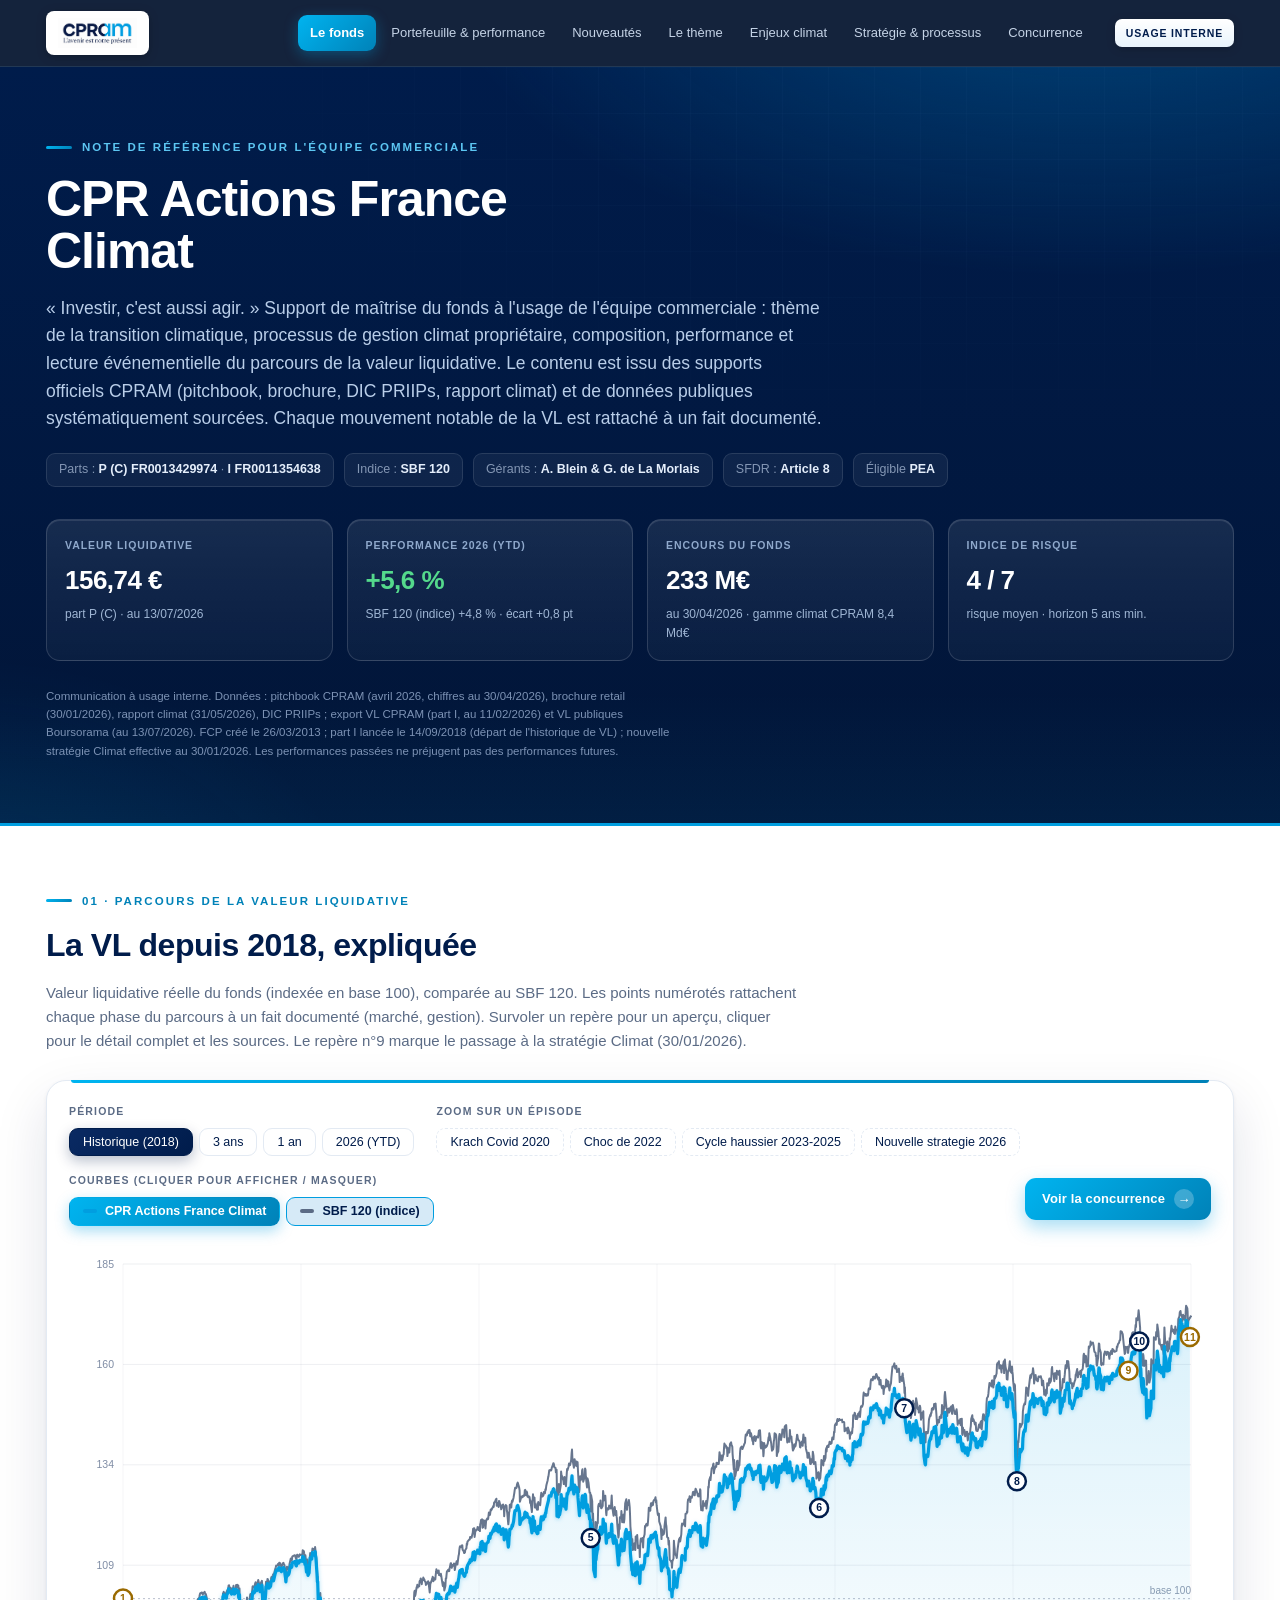
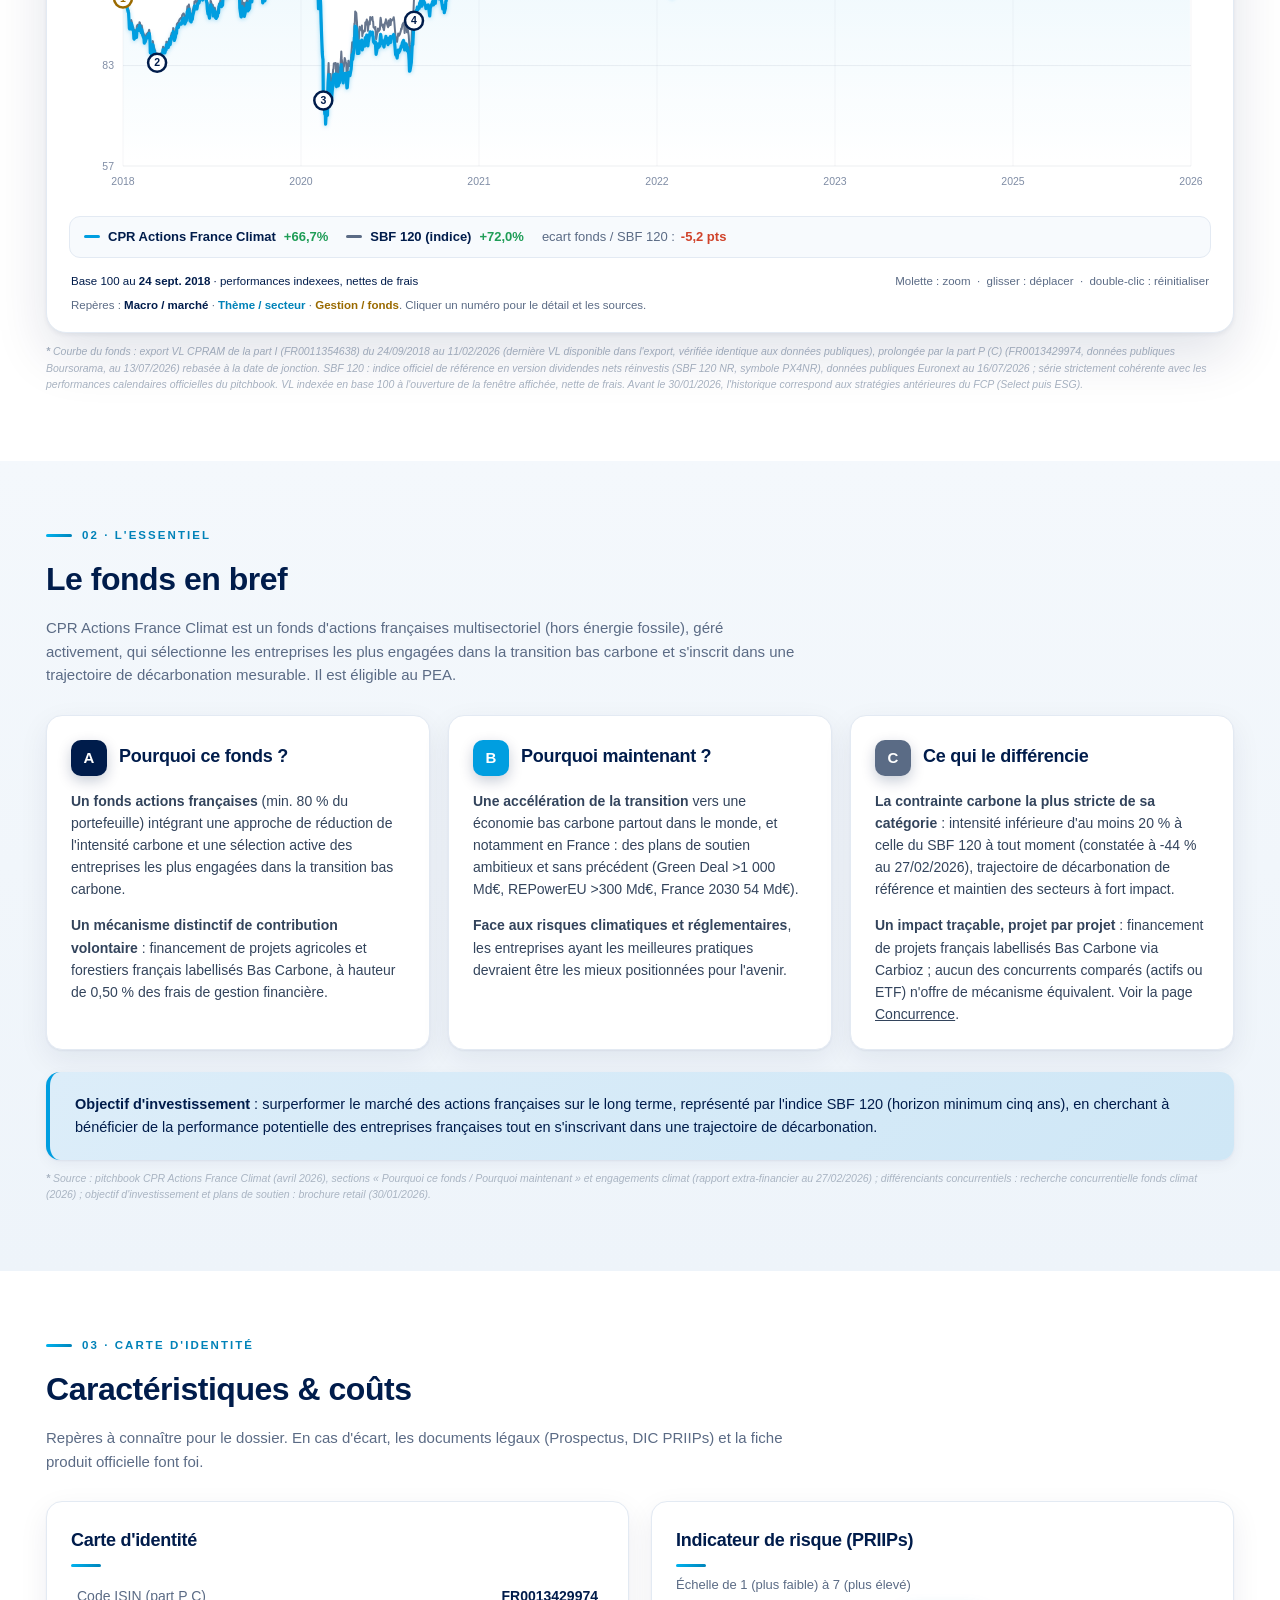
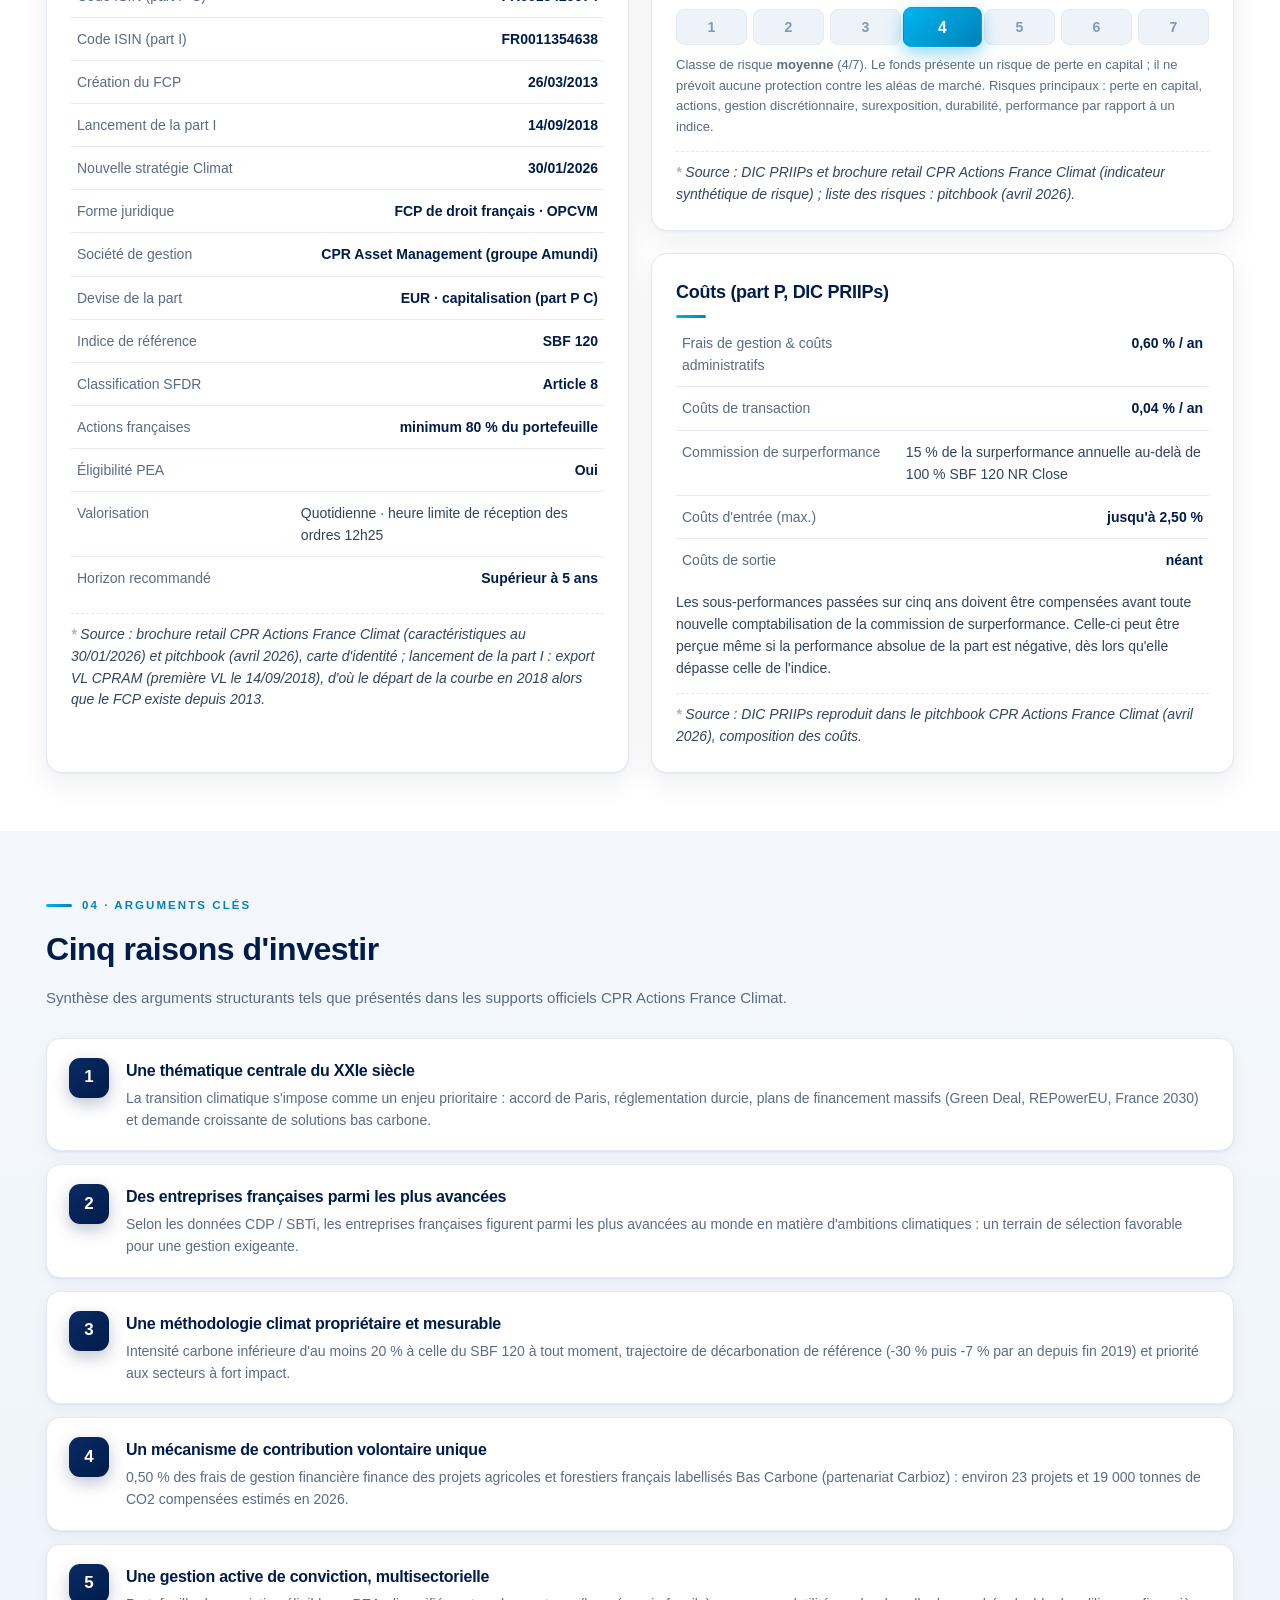
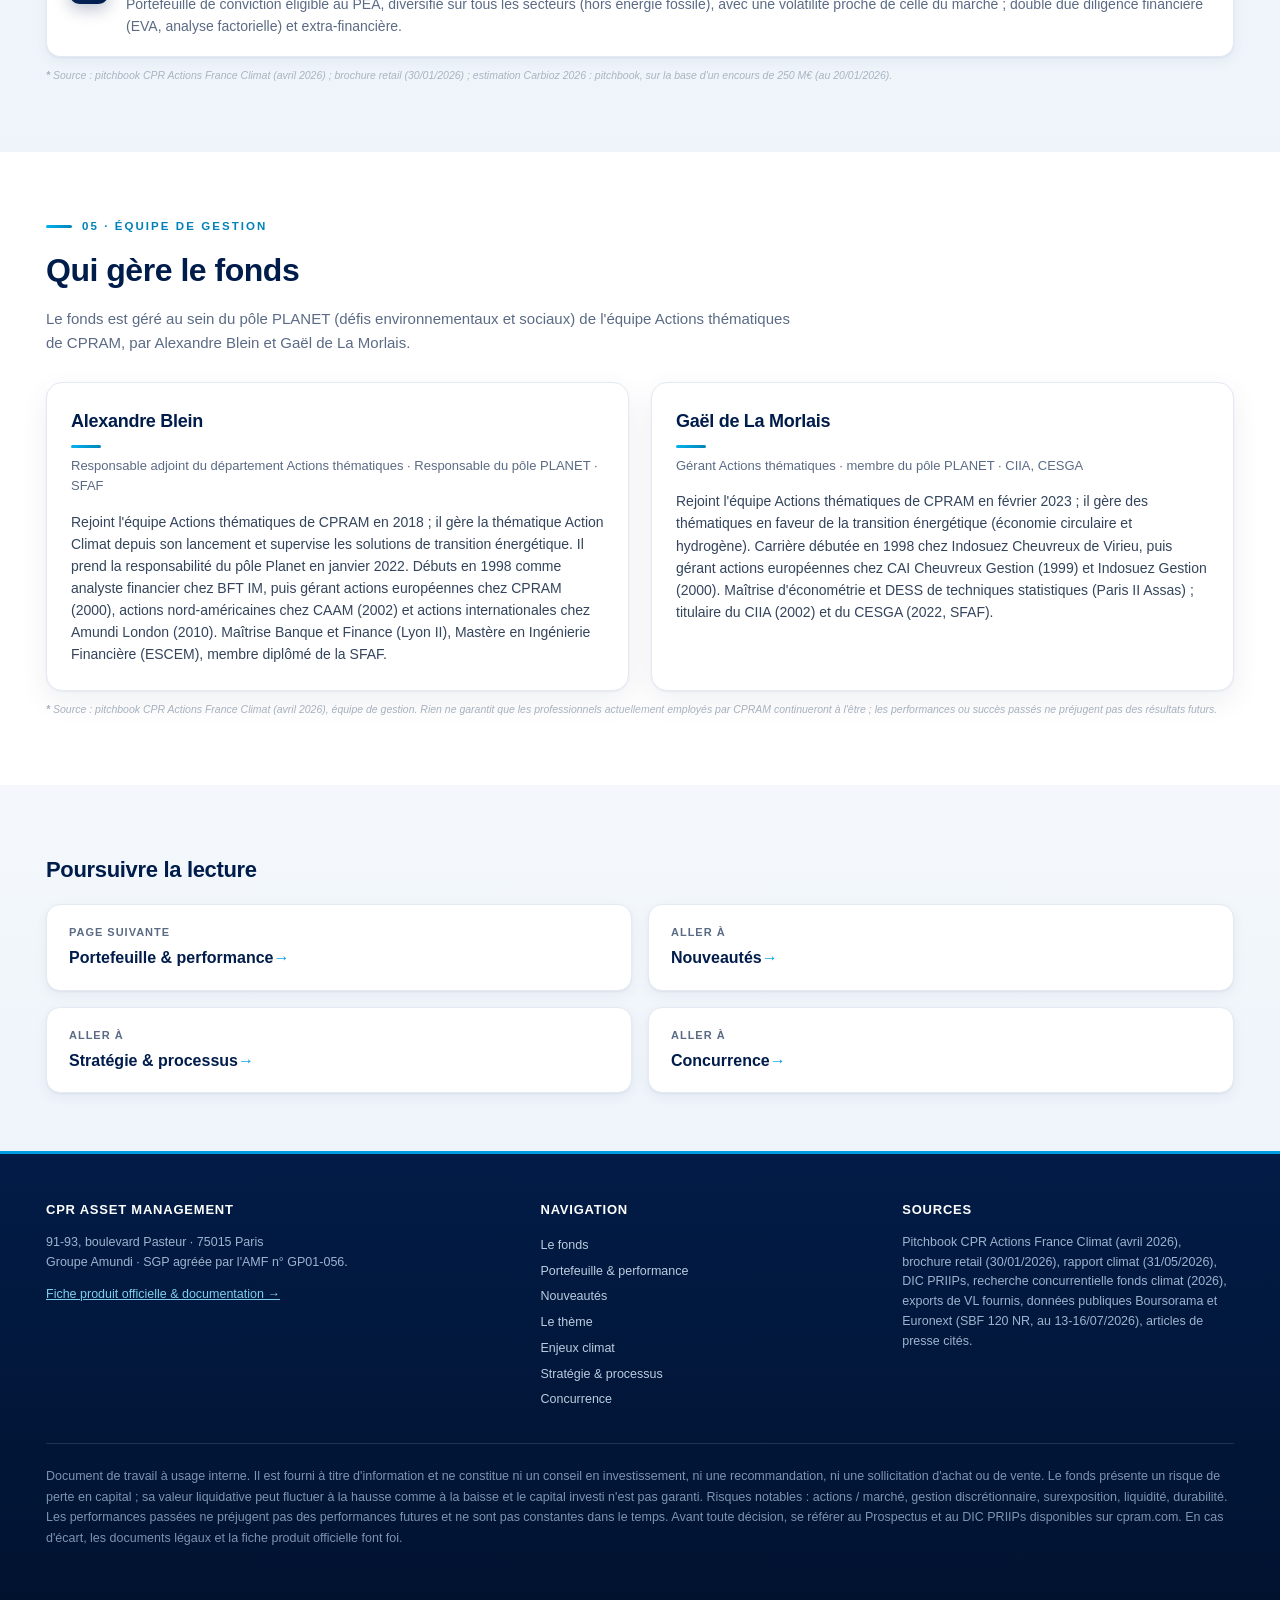
<file: index.html>
<!DOCTYPE html>
<html lang="fr">
<head>
<meta charset="utf-8">
<meta name="viewport" content="width=device-width, initial-scale=1">
<title>CPR Actions France Climat | Note de référence interne</title>
<link rel="stylesheet" href="styles.css?v=20260722">
</head>
<body>

<header class="top">
  <div class="wrap">
    <a class="brand" href="index.html"><span class="logobox"><img src="cpram-logo.jpg" alt="CPRAM"></span></a>
    <nav>
      <a href="index.html" class="active">Le fonds</a>
      <a href="portefeuille.html">Portefeuille &amp; performance</a>
      <a href="nouveautes.html">Nouveautés</a>
      <a href="theme.html">Le thème</a>
      <a href="enjeux.html">Enjeux climat</a>
      <a href="strategie.html">Stratégie &amp; processus</a>
      <a href="concurrence.html">Concurrence</a>
    </nav>
    <span class="badge-int">Usage interne</span>
  </div>
</header>

<!-- HERO -->
<div class="hero">
  <div class="wrap">
    <div class="eyebrow">Note de référence pour l'équipe commerciale</div>
    <h1>CPR Actions France Climat</h1>
    <p class="lead">«&nbsp;Investir, c'est aussi agir.&nbsp;» Support de maîtrise du fonds à l'usage de l'équipe commerciale&nbsp;: thème de la transition climatique, processus de gestion climat propriétaire, composition, performance et lecture événementielle du parcours de la valeur liquidative. Le contenu est issu des supports officiels CPRAM (pitchbook, brochure, DIC PRIIPs, rapport climat) et de données publiques systématiquement sourcées. Chaque mouvement notable de la VL est rattaché à un fait documenté.</p>
    <div class="meta">
      <span>Parts&nbsp;: <b>P (C) FR0013429974</b> · <b>I FR0011354638</b></span>
      <span>Indice&nbsp;: <b>SBF 120</b></span>
      <span>Gérants&nbsp;: <b>A. Blein &amp; G. de La Morlais</b></span>
      <span>SFDR&nbsp;: <b>Article 8</b></span>
      <span>Éligible <b>PEA</b></span>
    </div>

    <div class="kpis">
      <div class="kpi"><div class="lab">Valeur liquidative</div><div class="val">156,74 €</div><div class="sub">part P (C) · au 13/07/2026</div></div>
      <div class="kpi"><div class="lab">Performance 2026 (YTD)</div><div class="val pos">+5,6 %</div><div class="sub">SBF 120 (indice) +4,8 % · écart +0,8 pt</div></div>
      <div class="kpi"><div class="lab">Encours du fonds</div><div class="val">233 M€</div><div class="sub">au 30/04/2026 · gamme climat CPRAM 8,4 Md€</div></div>
      <div class="kpi"><div class="lab">Indice de risque</div><div class="val">4 / 7</div><div class="sub">risque moyen · horizon 5 ans min.</div></div>
    </div>
    <p class="disc-mini">Communication à usage interne. Données&nbsp;: pitchbook CPRAM (avril 2026, chiffres au 30/04/2026), brochure retail (30/01/2026), rapport climat (31/05/2026), DIC PRIIPs&nbsp;; export VL CPRAM (part I, au 11/02/2026) et VL publiques Boursorama (au 13/07/2026). FCP créé le 26/03/2013&nbsp;; part I lancée le 14/09/2018 (départ de l'historique de VL)&nbsp;; nouvelle stratégie Climat effective au 30/01/2026. Les performances passées ne préjugent pas des performances futures.</p>
  </div>
</div>

<!-- GRAPHIQUE INTEGRE -->
<section id="parcours">
  <div class="wrap">
    <div class="sec-head">
      <div class="eyebrow">01 · Parcours de la valeur liquidative</div>
      <h2>La VL depuis 2018, expliquée</h2>
      <p>Valeur liquidative réelle du fonds (indexée en base 100), comparée au SBF 120. Les points numérotés rattachent chaque phase du parcours à un fait documenté (marché, gestion). Survoler un repère pour un aperçu, cliquer pour le détail complet et les sources. Le repère n°9 marque le passage à la stratégie Climat (30/01/2026).</p>
    </div>

    <div class="panel">
      <div class="ctrls">
        <div class="ctrl-group">
          <div class="glab">Période</div>
          <div class="btnrow" id="rangeBtns"></div>
        </div>
        <div class="ctrl-group">
          <div class="glab">Zoom sur un épisode</div>
          <div class="btnrow" id="epBtns"></div>
        </div>
      </div>

      <div style="display:flex;justify-content:space-between;align-items:center;gap:18px;flex-wrap:wrap;margin-top:16px">
        <div class="ctrl-group">
          <div class="glab">Courbes (cliquer pour afficher / masquer)</div>
          <div class="btnrow" id="seriesBtns"></div>
        </div>
        <a class="seemore" id="goCompetition" href="concurrence.html#graphique">Voir la concurrence <span class="ar">&rarr;</span></a>
      </div>

      <div class="chartwrap">
        <svg id="chart" xmlns="http://www.w3.org/2000/svg"></svg>
        <div class="tip" id="tip"></div>
        <div class="evttip" id="evtTip"></div>
      </div>

      <div class="livelegend" id="liveLegend" style="margin-top:14px"></div>

      <div class="chart-foot">
        <div class="base" id="baseNote"></div>
        <div class="hint">Molette&nbsp;: zoom &nbsp;·&nbsp; glisser&nbsp;: déplacer &nbsp;·&nbsp; double-clic&nbsp;: réinitialiser</div>
      </div>
      <div class="chart-foot" style="padding-top:0">
        <div class="hint">Repères&nbsp;: <span style="color:#001C4B;font-weight:700">Macro / marché</span> · <span style="color:#0082b8;font-weight:700">Thème / secteur</span> · <span style="color:#9a6a00;font-weight:700">Gestion / fonds</span>. Cliquer un numéro pour le détail et les sources.</div>
      </div>
    </div>
    <p class="srcline">Courbe du fonds&nbsp;: export VL CPRAM de la part I (FR0011354638) du 24/09/2018 au 11/02/2026 (dernière VL disponible dans l'export, vérifiée identique aux données publiques), prolongée par la part P (C) (FR0013429974, données publiques Boursorama, au 13/07/2026) rebasée à la date de jonction. SBF 120&nbsp;: indice officiel de référence en version dividendes nets réinvestis (SBF 120 NR, symbole PX4NR), données publiques Euronext au 16/07/2026&nbsp;; série strictement cohérente avec les performances calendaires officielles du pitchbook. VL indexée en base 100 à l'ouverture de la fenêtre affichée, nette de frais. Avant le 30/01/2026, l'historique correspond aux stratégies antérieures du FCP (Select puis ESG).</p>
  </div>
</section>

<!-- EN BREF -->
<section class="alt" id="enbref">
  <div class="wrap">
    <div class="sec-head">
      <div class="eyebrow">02 · L'essentiel</div>
      <h2>Le fonds en bref</h2>
      <p>CPR Actions France Climat est un fonds d'actions françaises multisectoriel (hors énergie fossile), géré activement, qui sélectionne les entreprises les plus engagées dans la transition bas carbone et s'inscrit dans une trajectoire de décarbonation mesurable. Il est éligible au PEA.</p>
    </div>

    <div class="grid3">
      <div class="card">
        <div class="dimhead"><div class="dimnum" style="background:var(--navy)">A</div><h3>Pourquoi ce fonds&nbsp;?</h3></div>
        <p><b>Un fonds actions françaises</b> (min. 80 % du portefeuille) intégrant une approche de réduction de l'intensité carbone et une sélection active des entreprises les plus engagées dans la transition bas carbone.</p>
        <p><b>Un mécanisme distinctif de contribution volontaire</b>&nbsp;: financement de projets agricoles et forestiers français labellisés Bas Carbone, à hauteur de 0,50 % des frais de gestion financière.</p>
      </div>
      <div class="card">
        <div class="dimhead"><div class="dimnum" style="background:var(--cyan)">B</div><h3>Pourquoi maintenant&nbsp;?</h3></div>
        <p><b>Une accélération de la transition</b> vers une économie bas carbone partout dans le monde, et notamment en France&nbsp;: des plans de soutien ambitieux et sans précédent (Green Deal &gt;1&nbsp;000 Md€, REPowerEU &gt;300 Md€, France 2030 54 Md€).</p>
        <p><b>Face aux risques climatiques et réglementaires</b>, les entreprises ayant les meilleures pratiques devraient être les mieux positionnées pour l'avenir.</p>
      </div>
      <div class="card">
        <div class="dimhead"><div class="dimnum" style="background:#5a6b85">C</div><h3>Ce qui le différencie</h3></div>
        <p><b>La contrainte carbone la plus stricte de sa catégorie</b>&nbsp;: intensité inférieure d'au moins 20 % à celle du SBF 120 à tout moment (constatée à -44 % au 27/02/2026), trajectoire de décarbonation de référence et maintien des secteurs à fort impact.</p>
        <p><b>Un impact traçable, projet par projet</b>&nbsp;: financement de projets français labellisés Bas Carbone via Carbioz&nbsp;; aucun des concurrents comparés (actifs ou ETF) n'offre de mécanisme équivalent. Voir la page <a href="concurrence.html">Concurrence</a>.</p>
      </div>
    </div>

    <div class="callout" style="margin-top:22px">
      <p><b>Objectif d'investissement</b>&nbsp;: surperformer le marché des actions françaises sur le long terme, représenté par l'indice SBF 120 (horizon minimum cinq ans), en cherchant à bénéficier de la performance potentielle des entreprises françaises tout en s'inscrivant dans une trajectoire de décarbonation.</p>
    </div>
    <p class="srcline">Source&nbsp;: pitchbook CPR Actions France Climat (avril 2026), sections «&nbsp;Pourquoi ce fonds / Pourquoi maintenant&nbsp;» et engagements climat (rapport extra-financier au 27/02/2026)&nbsp;; différenciants concurrentiels&nbsp;: recherche concurrentielle fonds climat (2026)&nbsp;; objectif d'investissement et plans de soutien&nbsp;: brochure retail (30/01/2026).</p>
  </div>
</section>

<!-- CARTE D'IDENTITE + RISQUE + FRAIS -->
<section id="carte">
  <div class="wrap">
    <div class="sec-head">
      <div class="eyebrow">03 · Carte d'identité</div>
      <h2>Caractéristiques &amp; coûts</h2>
      <p>Repères à connaître pour le dossier. En cas d'écart, les documents légaux (Prospectus, DIC PRIIPs) et la fiche produit officielle font foi.</p>
    </div>

    <div class="grid2">
      <div class="card">
        <h3>Carte d'identité</h3>
        <table class="idtable" style="margin-top:8px">
          <tr><td>Code ISIN (part P C)</td><td>FR0013429974</td></tr>
          <tr><td>Code ISIN (part I)</td><td>FR0011354638</td></tr>
          <tr><td>Création du FCP</td><td>26/03/2013</td></tr>
          <tr><td>Lancement de la part I</td><td>14/09/2018</td></tr>
          <tr><td>Nouvelle stratégie Climat</td><td>30/01/2026</td></tr>
          <tr><td>Forme juridique</td><td>FCP de droit français · OPCVM</td></tr>
          <tr><td>Société de gestion</td><td>CPR Asset Management (groupe Amundi)</td></tr>
          <tr><td>Devise de la part</td><td>EUR · capitalisation (part P C)</td></tr>
          <tr><td>Indice de référence</td><td>SBF 120</td></tr>
          <tr><td>Classification SFDR</td><td>Article 8</td></tr>
          <tr><td>Actions françaises</td><td>minimum 80 % du portefeuille</td></tr>
          <tr><td>Éligibilité PEA</td><td>Oui</td></tr>
          <tr><td>Valorisation</td><td class="lng">Quotidienne · heure limite de réception des ordres 12h25</td></tr>
          <tr><td>Horizon recommandé</td><td>Supérieur à 5 ans</td></tr>
        </table>
        <p class="srcline">Source&nbsp;: brochure retail CPR Actions France Climat (caractéristiques au 30/01/2026) et pitchbook (avril 2026), carte d'identité&nbsp;; lancement de la part I&nbsp;: export VL CPRAM (première VL le 14/09/2018), d'où le départ de la courbe en 2018 alors que le FCP existe depuis 2013.</p>
      </div>

      <div style="display:flex;flex-direction:column;gap:22px">
        <div class="card">
          <h3>Indicateur de risque (PRIIPs)</h3>
          <div class="ph">Échelle de 1 (plus faible) à 7 (plus élevé)</div>
          <div class="risk">
            <div class="rb">1</div><div class="rb">2</div><div class="rb">3</div>
            <div class="rb on">4</div><div class="rb">5</div><div class="rb">6</div><div class="rb">7</div>
          </div>
          <p style="font-size:13px;color:var(--muted);margin:10px 0 0">Classe de risque <b>moyenne</b> (4/7). Le fonds présente un risque de perte en capital&nbsp;; il ne prévoit aucune protection contre les aléas de marché. Risques principaux&nbsp;: perte en capital, actions, gestion discrétionnaire, surexposition, durabilité, performance par rapport à un indice.</p>
          <p class="srcline">Source&nbsp;: DIC PRIIPs et brochure retail CPR Actions France Climat (indicateur synthétique de risque)&nbsp;; liste des risques&nbsp;: pitchbook (avril 2026).</p>
        </div>
        <div class="card">
          <h3>Coûts (part P, DIC PRIIPs)</h3>
          <table class="idtable" style="margin-top:4px">
            <tr><td>Frais de gestion &amp; coûts administratifs</td><td>0,60 % / an</td></tr>
            <tr><td>Coûts de transaction</td><td>0,04 % / an</td></tr>
            <tr><td>Commission de surperformance</td><td class="lng">15 % de la surperformance annuelle au-delà de 100 % SBF 120 NR Close</td></tr>
            <tr><td>Coûts d'entrée (max.)</td><td>jusqu'à 2,50 %</td></tr>
            <tr><td>Coûts de sortie</td><td>néant</td></tr>
          </table>
          <p class="note" style="margin-top:10px">Les sous-performances passées sur cinq ans doivent être compensées avant toute nouvelle comptabilisation de la commission de surperformance. Celle-ci peut être perçue même si la performance absolue de la part est négative, dès lors qu'elle dépasse celle de l'indice.</p>
          <p class="srcline">Source&nbsp;: DIC PRIIPs reproduit dans le pitchbook CPR Actions France Climat (avril 2026), composition des coûts.</p>
        </div>
      </div>
    </div>
  </div>
</section>

<!-- RAISONS D'INVESTIR -->
<section class="alt" id="raisons">
  <div class="wrap">
    <div class="sec-head">
      <div class="eyebrow">04 · Arguments clés</div>
      <h2>Cinq raisons d'investir</h2>
      <p>Synthèse des arguments structurants tels que présentés dans les supports officiels CPR Actions France Climat.</p>
    </div>
    <div class="reasons">
      <div class="reason"><div class="rn">1</div><div><h4>Une thématique centrale du XXIe siècle</h4><p>La transition climatique s'impose comme un enjeu prioritaire&nbsp;: accord de Paris, réglementation durcie, plans de financement massifs (Green Deal, REPowerEU, France 2030) et demande croissante de solutions bas carbone.</p></div></div>
      <div class="reason"><div class="rn">2</div><div><h4>Des entreprises françaises parmi les plus avancées</h4><p>Selon les données CDP / SBTi, les entreprises françaises figurent parmi les plus avancées au monde en matière d'ambitions climatiques&nbsp;: un terrain de sélection favorable pour une gestion exigeante.</p></div></div>
      <div class="reason"><div class="rn">3</div><div><h4>Une méthodologie climat propriétaire et mesurable</h4><p>Intensité carbone inférieure d'au moins 20 % à celle du SBF 120 à tout moment, trajectoire de décarbonation de référence (-30 % puis -7 % par an depuis fin 2019) et priorité aux secteurs à fort impact.</p></div></div>
      <div class="reason"><div class="rn">4</div><div><h4>Un mécanisme de contribution volontaire unique</h4><p>0,50 % des frais de gestion financière finance des projets agricoles et forestiers français labellisés Bas Carbone (partenariat Carbioz)&nbsp;: environ 23 projets et 19&nbsp;000 tonnes de CO2 compensées estimés en 2026.</p></div></div>
      <div class="reason"><div class="rn">5</div><div><h4>Une gestion active de conviction, multisectorielle</h4><p>Portefeuille de conviction éligible au PEA, diversifié sur tous les secteurs (hors énergie fossile), avec une volatilité proche de celle du marché&nbsp;; double due diligence financière (EVA, analyse factorielle) et extra-financière.</p></div></div>
    </div>
    <p class="srcline">Source&nbsp;: pitchbook CPR Actions France Climat (avril 2026)&nbsp;; brochure retail (30/01/2026)&nbsp;; estimation Carbioz 2026&nbsp;: pitchbook, sur la base d'un encours de 250 M€ (au 20/01/2026).</p>
  </div>
</section>

<!-- EQUIPE -->
<section id="equipe">
  <div class="wrap">
    <div class="sec-head">
      <div class="eyebrow">05 · Équipe de gestion</div>
      <h2>Qui gère le fonds</h2>
      <p>Le fonds est géré au sein du pôle PLANET (défis environnementaux et sociaux) de l'équipe Actions thématiques de CPRAM, par Alexandre Blein et Gaël de La Morlais.</p>
    </div>
    <div class="grid2">
      <div class="card">
        <h3>Alexandre Blein</h3>
        <div class="ph">Responsable adjoint du département Actions thématiques · Responsable du pôle PLANET · SFAF</div>
        <p>Rejoint l'équipe Actions thématiques de CPRAM en 2018&nbsp;; il gère la thématique Action Climat depuis son lancement et supervise les solutions de transition énergétique. Il prend la responsabilité du pôle Planet en janvier 2022. Débuts en 1998 comme analyste financier chez BFT IM, puis gérant actions européennes chez CPRAM (2000), actions nord-américaines chez CAAM (2002) et actions internationales chez Amundi London (2010). Maîtrise Banque et Finance (Lyon II), Mastère en Ingénierie Financière (ESCEM), membre diplômé de la SFAF.</p>
      </div>
      <div class="card">
        <h3>Gaël de La Morlais</h3>
        <div class="ph">Gérant Actions thématiques · membre du pôle PLANET · CIIA, CESGA</div>
        <p>Rejoint l'équipe Actions thématiques de CPRAM en février 2023&nbsp;; il gère des thématiques en faveur de la transition énergétique (économie circulaire et hydrogène). Carrière débutée en 1998 chez Indosuez Cheuvreux de Virieu, puis gérant actions européennes chez CAI Cheuvreux Gestion (1999) et Indosuez Gestion (2000). Maîtrise d'économétrie et DESS de techniques statistiques (Paris II Assas)&nbsp;; titulaire du CIIA (2002) et du CESGA (2022, SFAF).</p>
      </div>
    </div>
    <p class="srcline">Source&nbsp;: pitchbook CPR Actions France Climat (avril 2026), équipe de gestion. Rien ne garantit que les professionnels actuellement employés par CPRAM continueront à l'être&nbsp;; les performances ou succès passés ne préjugent pas des résultats futurs.</p>
  </div>
</section>

<!-- NEXT -->
<section class="alt" id="suite">
  <div class="wrap">
    <div class="sec-head" style="margin-bottom:16px"><h2 style="font-size:22px">Poursuivre la lecture</h2></div>
    <div class="nextnav">
      <a href="portefeuille.html"><div class="nl">Page suivante</div><div class="nt">Portefeuille &amp; performance</div></a>
      <a href="nouveautes.html"><div class="nl">Aller à</div><div class="nt">Nouveautés</div></a>
      <a href="strategie.html"><div class="nl">Aller à</div><div class="nt">Stratégie &amp; processus</div></a>
      <a href="concurrence.html"><div class="nl">Aller à</div><div class="nt">Concurrence</div></a>
    </div>
  </div>
</section>

<footer>
  <div class="wrap">
    <div class="cols">
      <div>
        <h4>CPR Asset Management</h4>
        <p>91-93, boulevard Pasteur · 75015 Paris<br>Groupe Amundi · SGP agréée par l'AMF n° GP01-056.</p>
        <p style="margin-top:10px"><a href="https://cpram.com/fra/fr/particuliers/products/FR0013429974">Fiche produit officielle &amp; documentation →</a></p>
      </div>
      <div>
        <h4>Navigation</h4>
        <nav>
          <a href="index.html">Le fonds</a>
          <a href="portefeuille.html">Portefeuille &amp; performance</a>
          <a href="nouveautes.html">Nouveautés</a>
          <a href="theme.html">Le thème</a>
          <a href="enjeux.html">Enjeux climat</a>
          <a href="strategie.html">Stratégie &amp; processus</a>
          <a href="concurrence.html">Concurrence</a>
        </nav>
      </div>
      <div>
        <h4>Sources</h4>
        <p>Pitchbook CPR Actions France Climat (avril 2026), brochure retail (30/01/2026), rapport climat (31/05/2026), DIC PRIIPs, recherche concurrentielle fonds climat (2026), exports de VL fournis, données publiques Boursorama et Euronext (SBF 120 NR, au 13-16/07/2026), articles de presse cités.</p>
      </div>
    </div>
    <p class="disc">Document de travail à usage interne. Il est fourni à titre d'information et ne constitue ni un conseil en investissement, ni une recommandation, ni une sollicitation d'achat ou de vente. Le fonds présente un risque de perte en capital&nbsp;; sa valeur liquidative peut fluctuer à la hausse comme à la baisse et le capital investi n'est pas garanti. Risques notables&nbsp;: actions / marché, gestion discrétionnaire, surexposition, liquidité, durabilité. Les performances passées ne préjugent pas des performances futures et ne sont pas constantes dans le temps. Avant toute décision, se référer au Prospectus et au DIC PRIIPs disponibles sur cpram.com. En cas d'écart, les documents légaux et la fiche produit officielle font foi.</p>
  </div>
</footer>

<!-- MODAL -->
<div class="modal-bg" id="modalBg"></div>
<div class="modal" id="modal" role="dialog" aria-modal="true">
  <div class="mtop">
    <button class="mclose" id="modalClose" aria-label="Fermer">✕</button>
    <div class="mdt" id="mDate"></div>
    <h3 id="mTitle"></h3>
  </div>
  <div class="mbody" id="mBody"></div>
  <div class="impact" id="mImpact"></div>
  <div class="sources" id="mSources"></div>
</div>

<script>
window.CHART_CONFIG = {
  present: {cpram:true, sbf:true},
  events: true, episodes: true, fundArea: true,
  ranges: ["hist","3a","1a","ytd"], defaultRange: "hist"
};
</script>
<script src="data.js?v=20260722"></script>
<script src="chart.js?v=20260722"></script>
<script>
/* Transition "slide" vers la page Concurrence */
(function(){
  var btn=document.getElementById("goCompetition");
  if(!btn) return;
  btn.addEventListener("click",function(e){
    if(e.metaKey||e.ctrlKey||e.shiftKey||e.button===1) return;
    e.preventDefault();
    var href=btn.getAttribute("href");
    try{ sessionStorage.setItem("slideFromChart","1"); }catch(_){}
    document.body.classList.add("slide-out");
    setTimeout(function(){ window.location.href=href; }, 320);
  });
})();
</script>
<script src="site.js?v=20260722"></script>
</body>
</html>
</file>
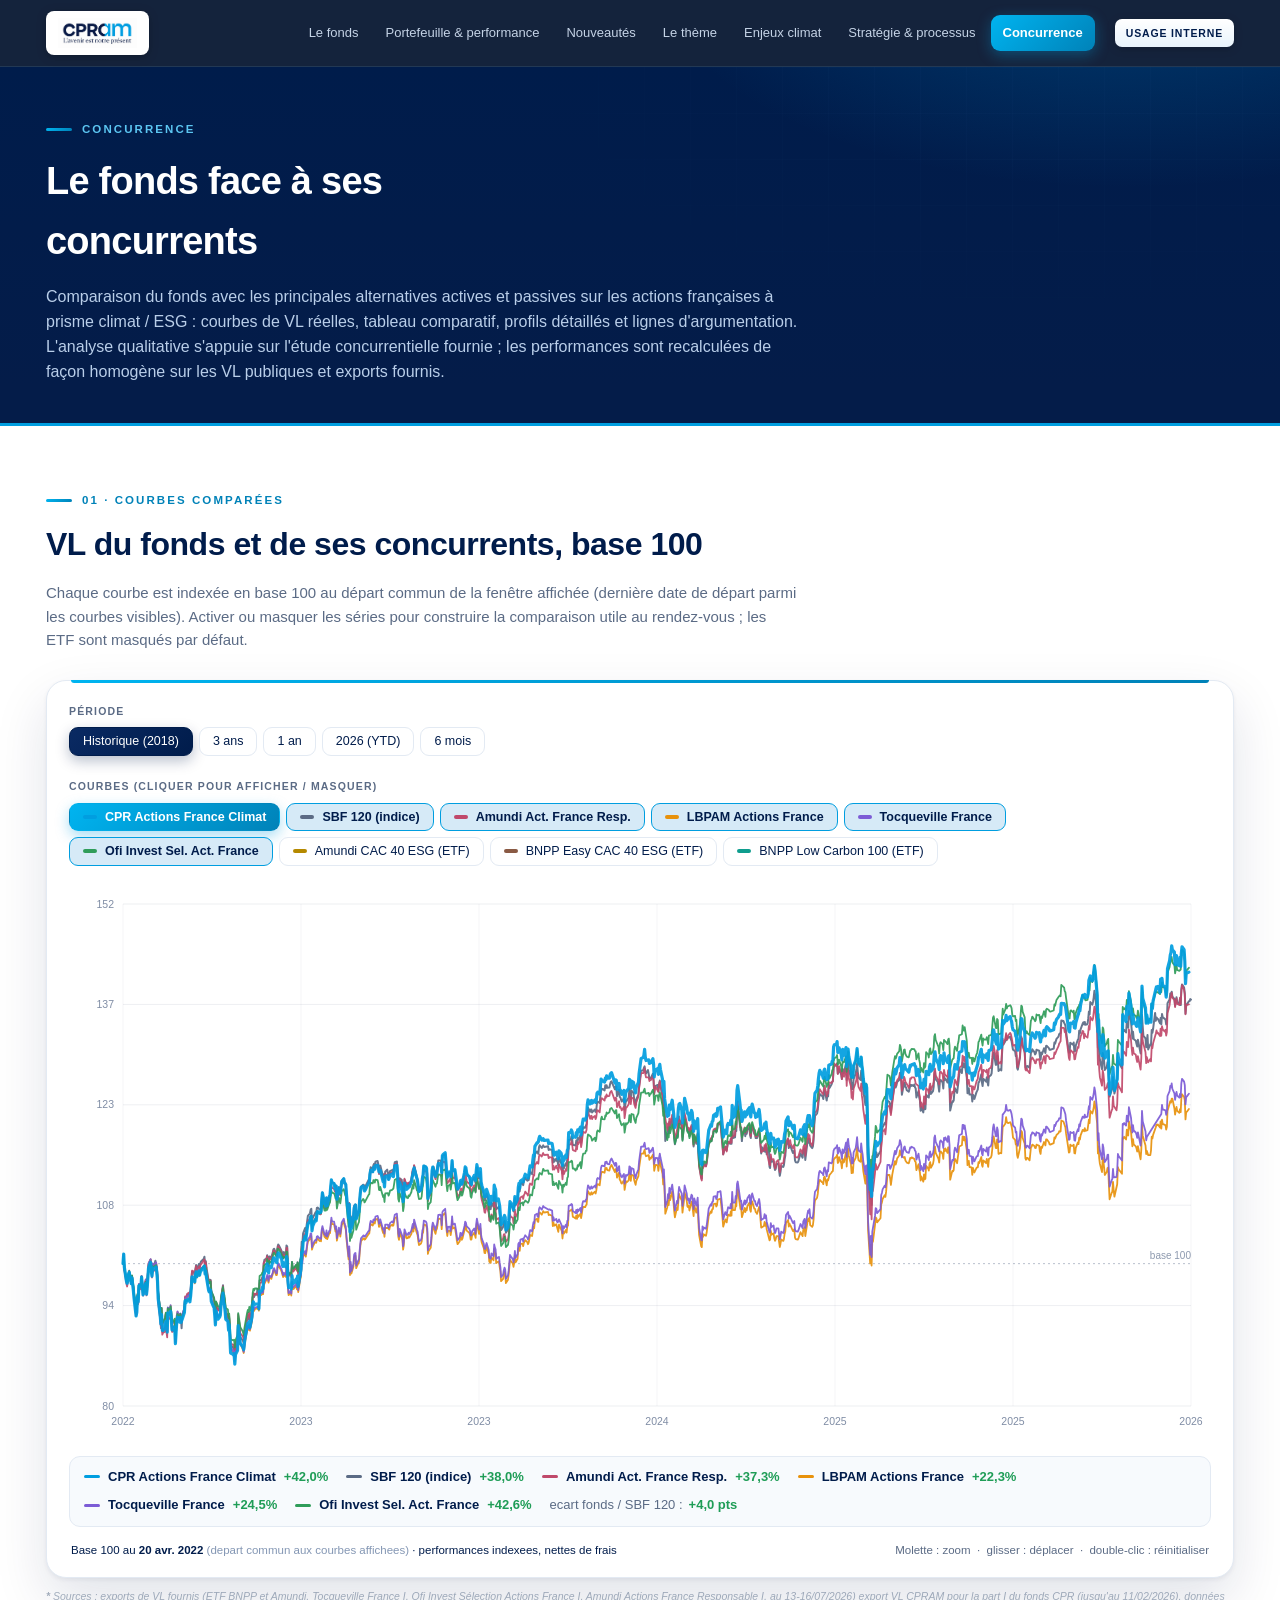
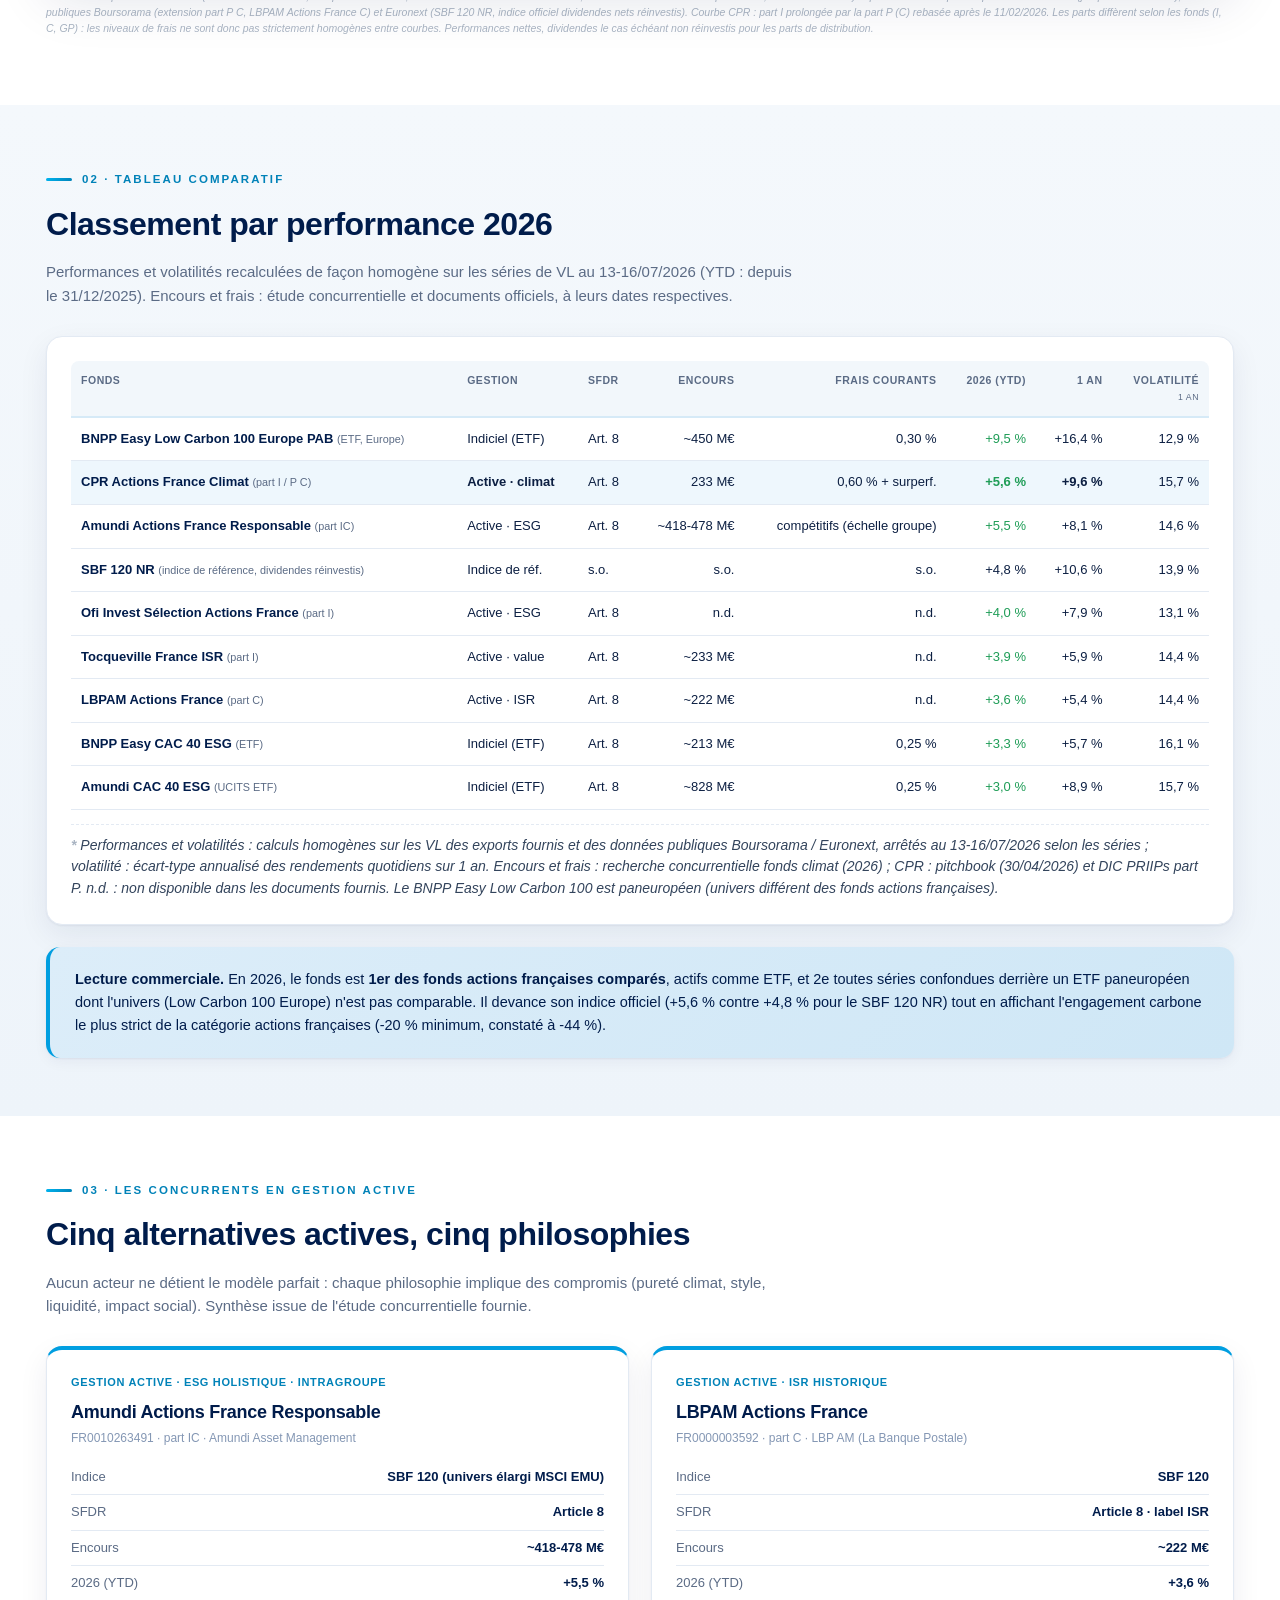
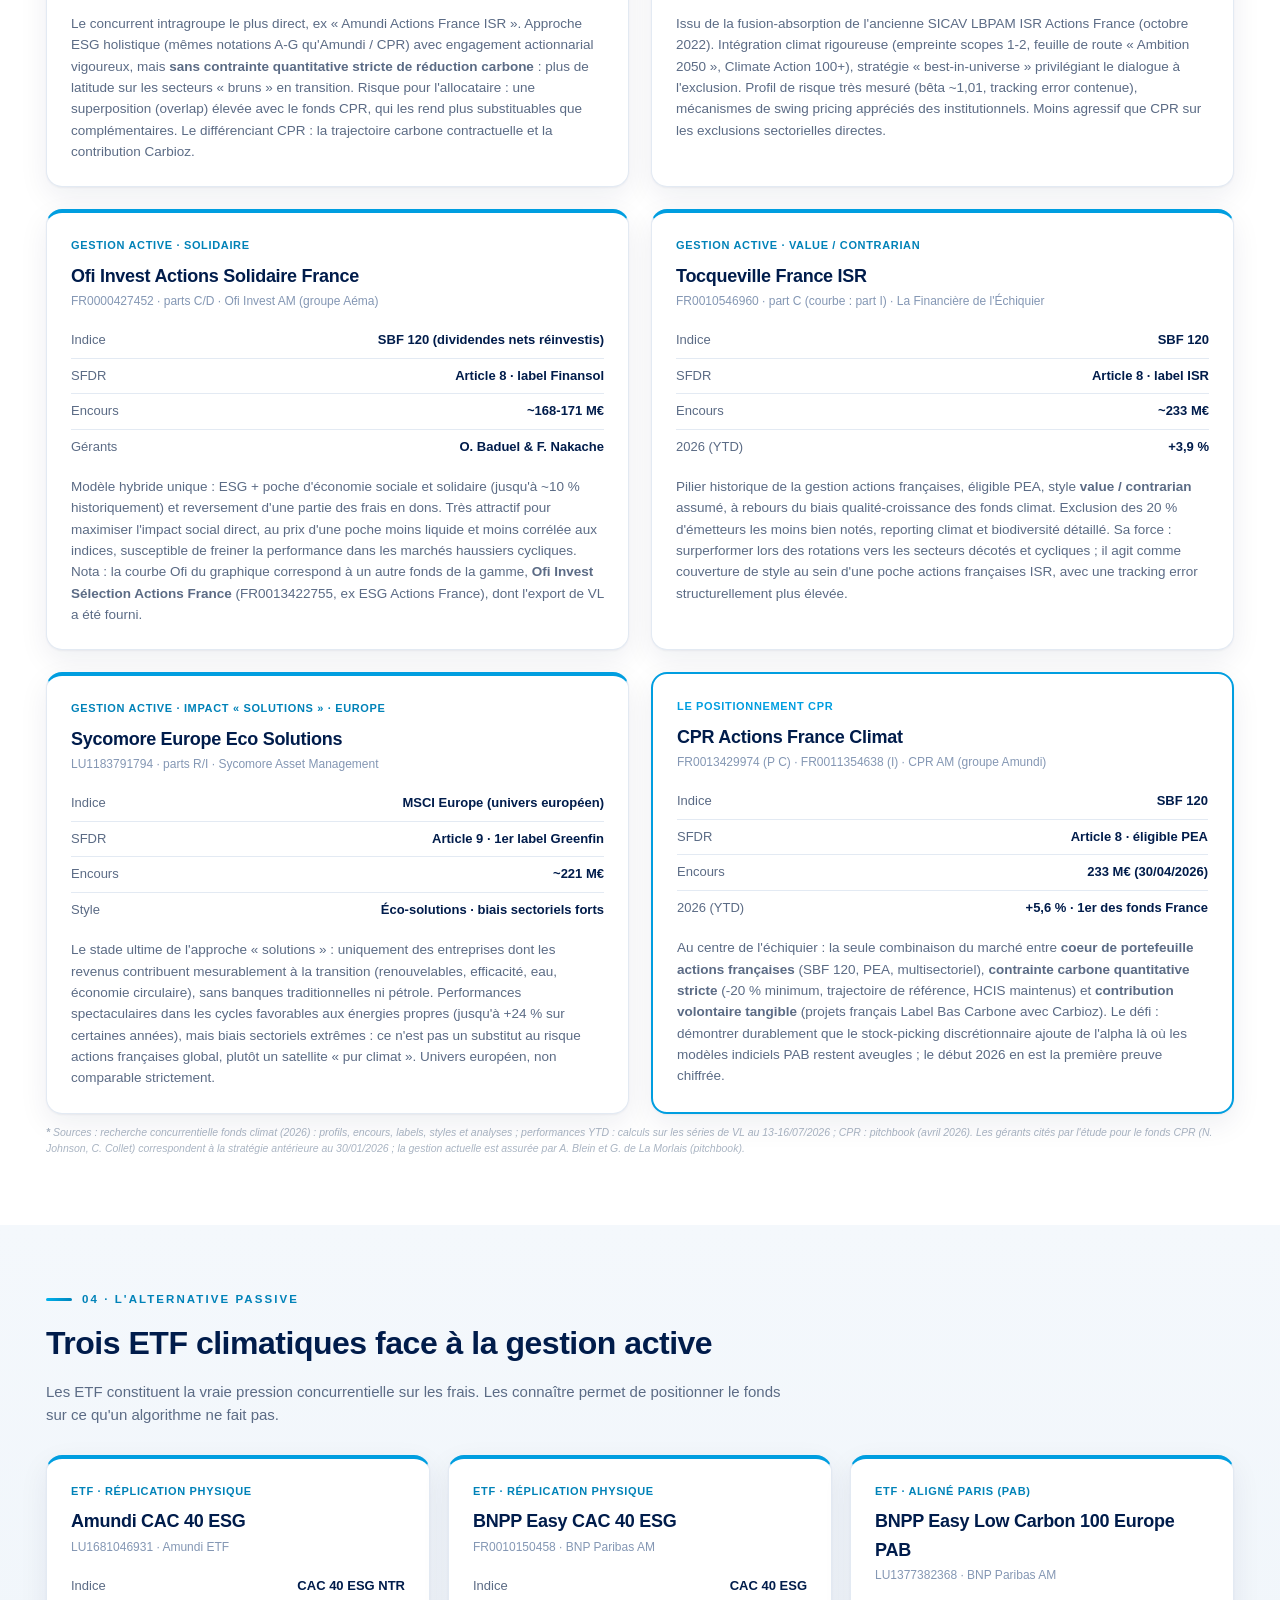
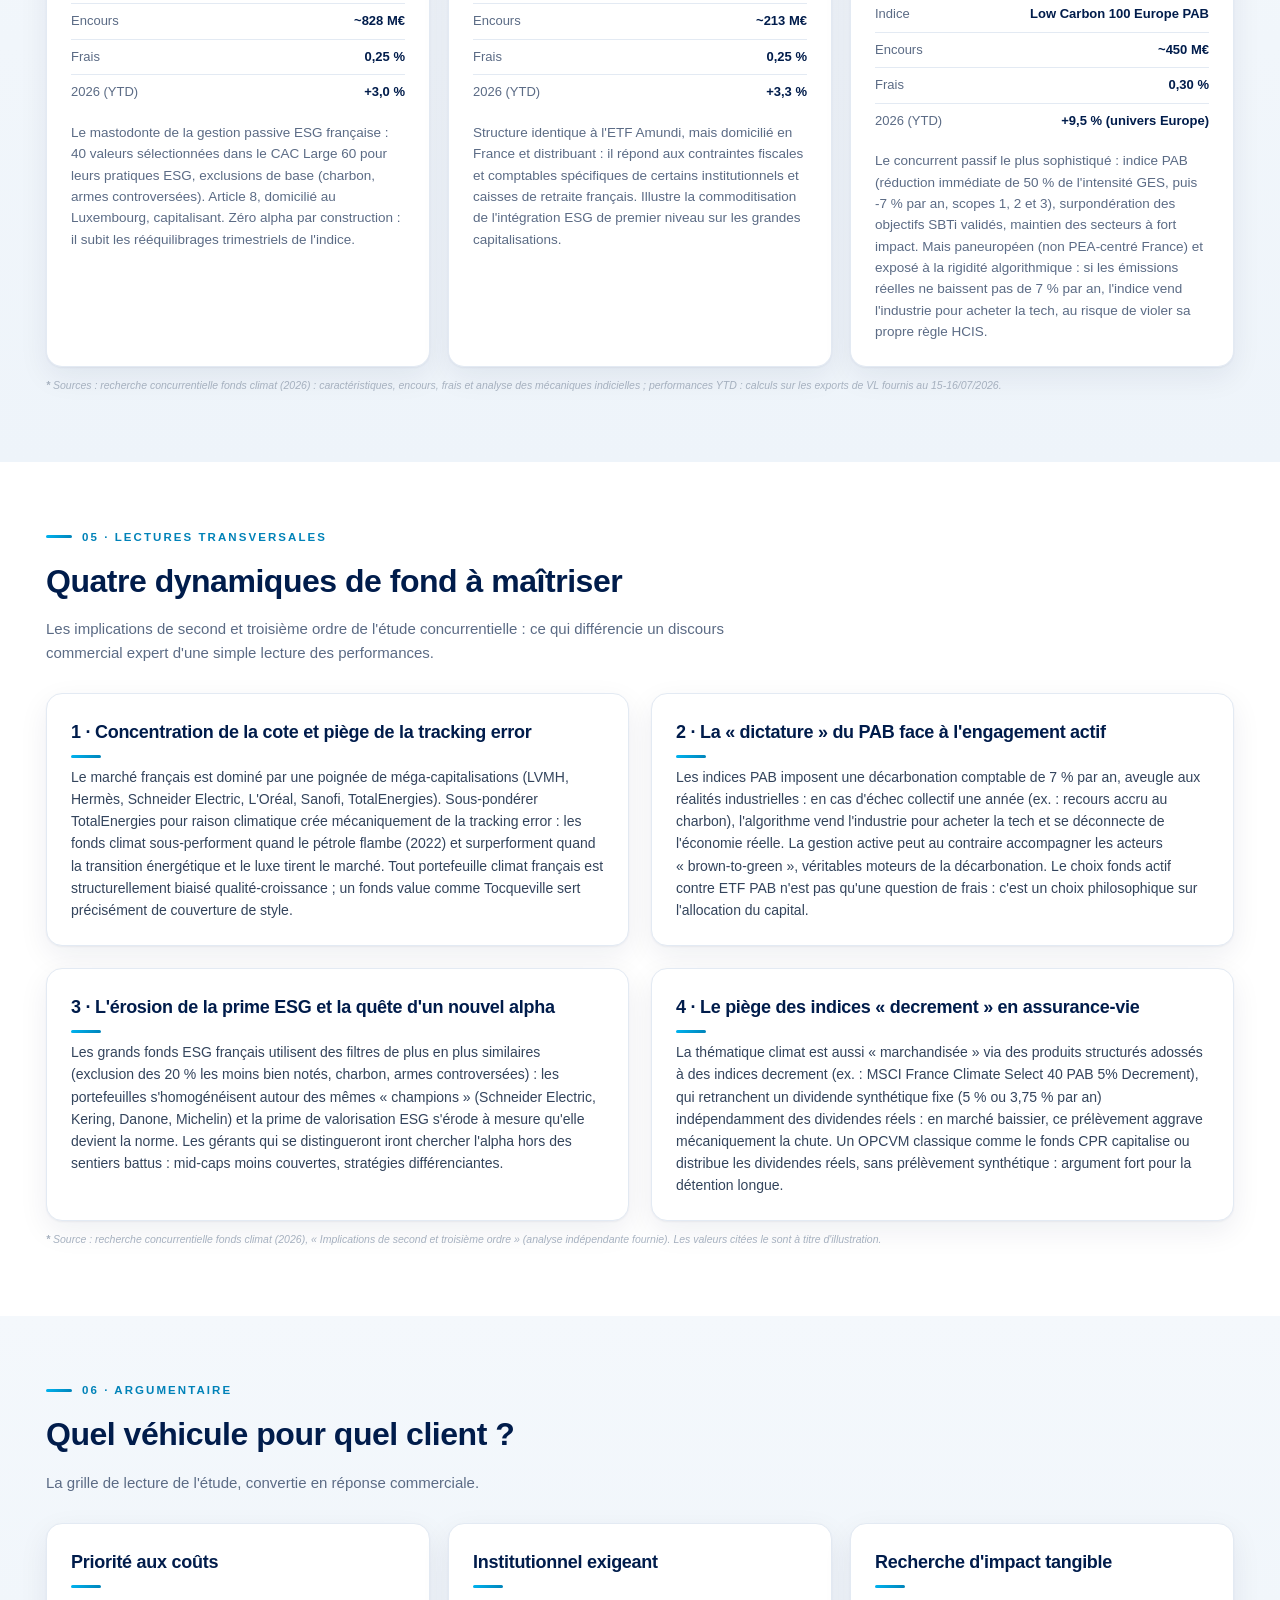
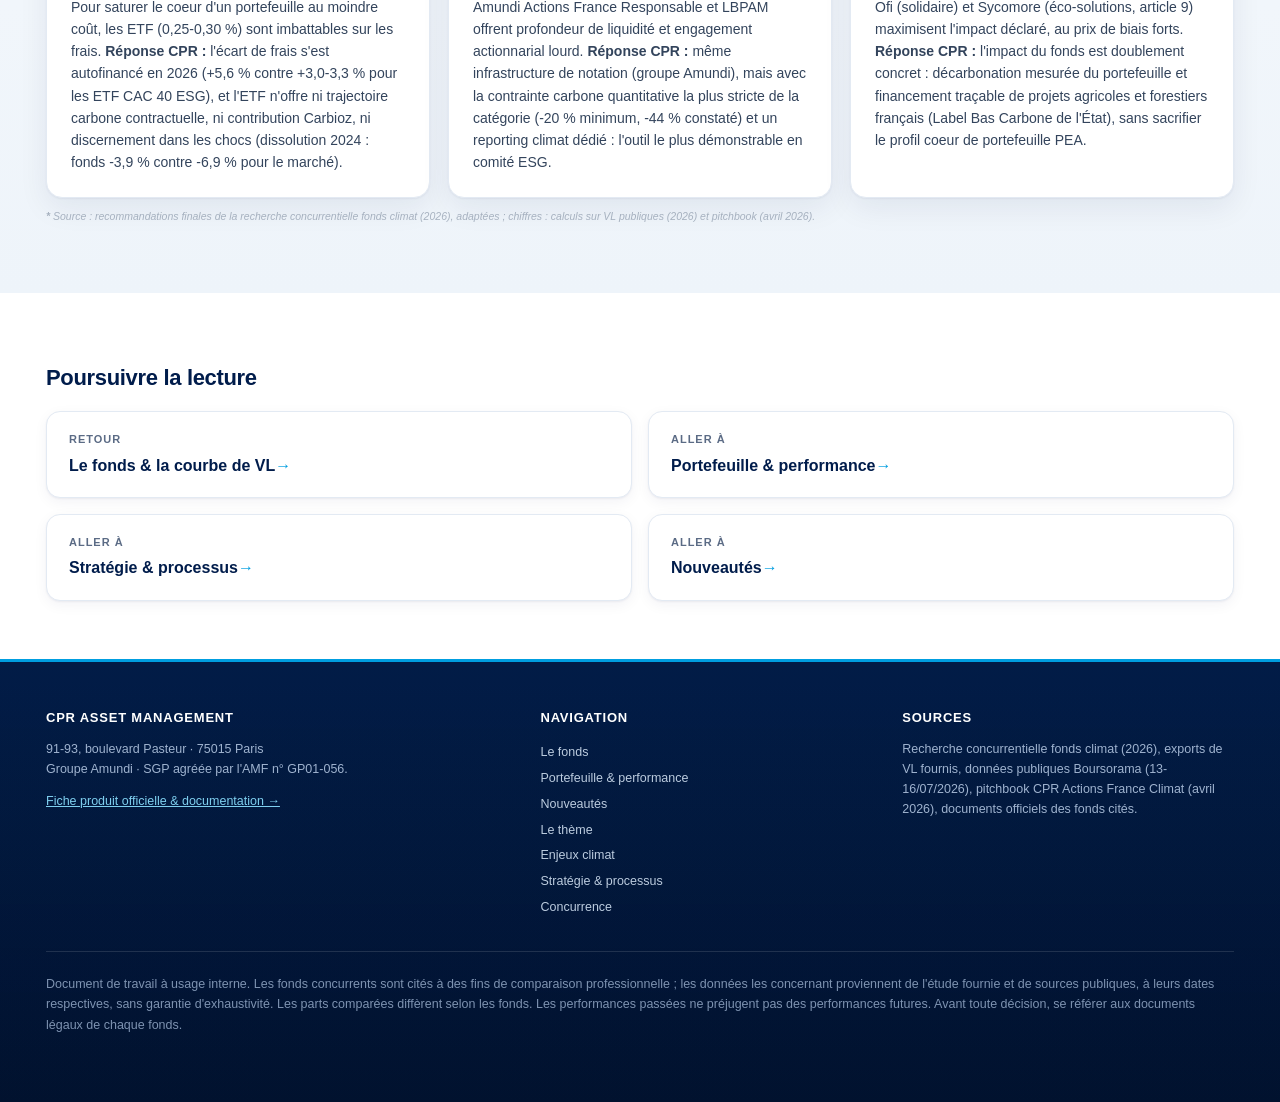
<file: concurrence.html>
<!DOCTYPE html>
<html lang="fr">
<head>
<meta charset="utf-8">
<meta name="viewport" content="width=device-width, initial-scale=1">
<title>Concurrence | CPR Actions France Climat</title>
<link rel="stylesheet" href="styles.css?v=20260722">
</head>
<body>

<header class="top">
  <div class="wrap">
    <a class="brand" href="index.html"><span class="logobox"><img src="cpram-logo.jpg" alt="CPRAM"></span></a>
    <nav>
      <a href="index.html">Le fonds</a>
      <a href="portefeuille.html">Portefeuille &amp; performance</a>
      <a href="nouveautes.html">Nouveautés</a>
      <a href="theme.html">Le thème</a>
      <a href="enjeux.html">Enjeux climat</a>
      <a href="strategie.html">Stratégie &amp; processus</a>
      <a href="concurrence.html" class="active">Concurrence</a>
    </nav>
    <span class="badge-int">Usage interne</span>
  </div>
</header>

<div class="phero">
  <div class="wrap">
    <div class="eyebrow">Concurrence</div>
    <h1>Le fonds face à ses concurrents</h1>
    <p class="lead">Comparaison du fonds avec les principales alternatives actives et passives sur les actions françaises à prisme climat / ESG&nbsp;: courbes de VL réelles, tableau comparatif, profils détaillés et lignes d'argumentation. L'analyse qualitative s'appuie sur l'étude concurrentielle fournie&nbsp;; les performances sont recalculées de façon homogène sur les VL publiques et exports fournis.</p>
  </div>
</div>

<!-- GRAPHIQUE COMPARATIF -->
<section id="graphique">
  <div class="wrap">
    <div class="sec-head">
      <div class="eyebrow">01 · Courbes comparées</div>
      <h2>VL du fonds et de ses concurrents, base 100</h2>
      <p>Chaque courbe est indexée en base 100 au départ commun de la fenêtre affichée (dernière date de départ parmi les courbes visibles). Activer ou masquer les séries pour construire la comparaison utile au rendez-vous&nbsp;; les ETF sont masqués par défaut.</p>
    </div>

    <div class="panel">
      <div class="ctrls">
        <div class="ctrl-group">
          <div class="glab">Période</div>
          <div class="btnrow" id="rangeBtns"></div>
        </div>
        <div class="ctrl-group">
          <div class="glab">Courbes (cliquer pour afficher / masquer)</div>
          <div class="btnrow" id="seriesBtns"></div>
        </div>
      </div>

      <div class="chartwrap">
        <svg id="chart" xmlns="http://www.w3.org/2000/svg"></svg>
        <div class="tip" id="tip"></div>
        <div class="evttip" id="evtTip"></div>
      </div>

      <div class="livelegend" id="liveLegend" style="margin-top:14px"></div>

      <div class="chart-foot">
        <div class="base" id="baseNote"></div>
        <div class="hint">Molette&nbsp;: zoom &nbsp;·&nbsp; glisser&nbsp;: déplacer &nbsp;·&nbsp; double-clic&nbsp;: réinitialiser</div>
      </div>
    </div>
    <p class="srcline">Sources&nbsp;: exports de VL fournis (ETF BNPP et Amundi, Tocqueville France I, Ofi Invest Sélection Actions France I, Amundi Actions France Responsable I, au 13-16/07/2026) export VL CPRAM pour la part I du fonds CPR (jusqu'au 11/02/2026), données publiques Boursorama (extension part P C, LBPAM Actions France C) et Euronext (SBF 120 NR, indice officiel dividendes nets réinvestis). Courbe CPR&nbsp;: part I prolongée par la part P (C) rebasée après le 11/02/2026. Les parts diffèrent selon les fonds (I, C, GP)&nbsp;: les niveaux de frais ne sont donc pas strictement homogènes entre courbes. Performances nettes, dividendes le cas échéant non réinvestis pour les parts de distribution.</p>
  </div>
</section>

<!-- TABLEAU COMPARATIF -->
<section class="alt" id="tableau">
  <div class="wrap">
    <div class="sec-head">
      <div class="eyebrow">02 · Tableau comparatif</div>
      <h2>Classement par performance 2026</h2>
      <p>Performances et volatilités recalculées de façon homogène sur les séries de VL au 13-16/07/2026 (YTD&nbsp;: depuis le 31/12/2025). Encours et frais&nbsp;: étude concurrentielle et documents officiels, à leurs dates respectives.</p>
    </div>
    <div class="card scroll-x">
      <table class="comp-table">
        <thead>
          <tr>
            <th>Fonds</th>
            <th>Gestion</th>
            <th>SFDR</th>
            <th class="num">Encours</th>
            <th class="num">Frais courants</th>
            <th class="num">2026 (YTD)</th>
            <th class="num">1 an</th>
            <th class="num">Volatilité<br><small>1 an</small></th>
          </tr>
        </thead>
        <tbody>
          <tr>
            <td>BNPP Easy Low Carbon 100 Europe PAB <small>(ETF, Europe)</small></td>
            <td>Indiciel (ETF)</td><td>Art. 8</td>
            <td class="num">~450 M€</td><td class="num">0,30 %</td>
            <td class="num pos">+9,5 %</td><td class="num">+16,4 %</td><td class="num">12,9 %</td>
          </tr>
          <tr style="background:#eef7fd">
            <td><b>CPR Actions France Climat</b> <small>(part I / P C)</small></td>
            <td><b>Active · climat</b></td><td>Art. 8</td>
            <td class="num">233 M€</td><td class="num">0,60 % + surperf.</td>
            <td class="num pos"><b>+5,6 %</b></td><td class="num"><b>+9,6 %</b></td><td class="num">15,7 %</td>
          </tr>
          <tr>
            <td>Amundi Actions France Responsable <small>(part IC)</small></td>
            <td>Active · ESG</td><td>Art. 8</td>
            <td class="num">~418-478 M€</td><td class="num">compétitifs (échelle groupe)</td>
            <td class="num pos">+5,5 %</td><td class="num">+8,1 %</td><td class="num">14,6 %</td>
          </tr>
          <tr>
            <td>SBF 120 NR <small>(indice de référence, dividendes réinvestis)</small></td>
            <td>Indice de réf.</td><td>s.o.</td>
            <td class="num">s.o.</td><td class="num">s.o.</td>
            <td class="num">+4,8 %</td><td class="num">+10,6 %</td><td class="num">13,9 %</td>
          </tr>
          <tr>
            <td>Ofi Invest Sélection Actions France <small>(part I)</small></td>
            <td>Active · ESG</td><td>Art. 8</td>
            <td class="num">n.d.</td><td class="num">n.d.</td>
            <td class="num pos">+4,0 %</td><td class="num">+7,9 %</td><td class="num">13,1 %</td>
          </tr>
          <tr>
            <td>Tocqueville France ISR <small>(part I)</small></td>
            <td>Active · value</td><td>Art. 8</td>
            <td class="num">~233 M€</td><td class="num">n.d.</td>
            <td class="num pos">+3,9 %</td><td class="num">+5,9 %</td><td class="num">14,4 %</td>
          </tr>
          <tr>
            <td>LBPAM Actions France <small>(part C)</small></td>
            <td>Active · ISR</td><td>Art. 8</td>
            <td class="num">~222 M€</td><td class="num">n.d.</td>
            <td class="num pos">+3,6 %</td><td class="num">+5,4 %</td><td class="num">14,4 %</td>
          </tr>
          <tr>
            <td>BNPP Easy CAC 40 ESG <small>(ETF)</small></td>
            <td>Indiciel (ETF)</td><td>Art. 8</td>
            <td class="num">~213 M€</td><td class="num">0,25 %</td>
            <td class="num pos">+3,3 %</td><td class="num">+5,7 %</td><td class="num">16,1 %</td>
          </tr>
          <tr>
            <td>Amundi CAC 40 ESG <small>(UCITS ETF)</small></td>
            <td>Indiciel (ETF)</td><td>Art. 8</td>
            <td class="num">~828 M€</td><td class="num">0,25 %</td>
            <td class="num pos">+3,0 %</td><td class="num">+8,9 %</td><td class="num">15,7 %</td>
          </tr>
        </tbody>
      </table>
      <p class="srcline">Performances et volatilités&nbsp;: calculs homogènes sur les VL des exports fournis et des données publiques Boursorama / Euronext, arrêtés au 13-16/07/2026 selon les séries&nbsp;; volatilité&nbsp;: écart-type annualisé des rendements quotidiens sur 1 an. Encours et frais&nbsp;: recherche concurrentielle fonds climat (2026)&nbsp;; CPR&nbsp;: pitchbook (30/04/2026) et DIC PRIIPs part P. n.d.&nbsp;: non disponible dans les documents fournis. Le BNPP Easy Low Carbon 100 est paneuropéen (univers différent des fonds actions françaises).</p>
    </div>

    <div class="callout" style="margin-top:22px">
      <p><b>Lecture commerciale.</b> En 2026, le fonds est <b>1er des fonds actions françaises comparés</b>, actifs comme ETF, et 2e toutes séries confondues derrière un ETF paneuropéen dont l'univers (Low Carbon 100 Europe) n'est pas comparable. Il devance son indice officiel (+5,6 % contre +4,8 % pour le SBF 120 NR) tout en affichant l'engagement carbone le plus strict de la catégorie actions françaises (-20 % minimum, constaté à -44 %).</p>
    </div>
  </div>
</section>

<!-- PROFILS ACTIFS -->
<section id="actifs">
  <div class="wrap">
    <div class="sec-head">
      <div class="eyebrow">03 · Les concurrents en gestion active</div>
      <h2>Cinq alternatives actives, cinq philosophies</h2>
      <p>Aucun acteur ne détient le modèle parfait&nbsp;: chaque philosophie implique des compromis (pureté climat, style, liquidité, impact social). Synthèse issue de l'étude concurrentielle fournie.</p>
    </div>

    <div class="grid2">
      <div class="comp-card">
        <div class="ctag">Gestion active · ESG holistique · intragroupe</div>
        <h3>Amundi Actions France Responsable</h3>
        <div class="isin">FR0010263491 · part IC · Amundi Asset Management</div>
        <div class="crow"><span>Indice</span><b>SBF 120 (univers élargi MSCI EMU)</b></div>
        <div class="crow"><span>SFDR</span><b>Article 8</b></div>
        <div class="crow"><span>Encours</span><b>~418-478 M€</b></div>
        <div class="crow"><span>2026 (YTD)</span><b>+5,5 %</b></div>
        <p>Le concurrent intragroupe le plus direct, ex «&nbsp;Amundi Actions France ISR&nbsp;». Approche ESG holistique (mêmes notations A-G qu'Amundi / CPR) avec engagement actionnarial vigoureux, mais <b>sans contrainte quantitative stricte de réduction carbone</b>&nbsp;: plus de latitude sur les secteurs «&nbsp;bruns&nbsp;» en transition. Risque pour l'allocataire&nbsp;: une superposition (overlap) élevée avec le fonds CPR, qui les rend plus substituables que complémentaires. Le différenciant CPR&nbsp;: la trajectoire carbone contractuelle et la contribution Carbioz.</p>
      </div>

      <div class="comp-card">
        <div class="ctag">Gestion active · ISR historique</div>
        <h3>LBPAM Actions France</h3>
        <div class="isin">FR0000003592 · part C · LBP AM (La Banque Postale)</div>
        <div class="crow"><span>Indice</span><b>SBF 120</b></div>
        <div class="crow"><span>SFDR</span><b>Article 8 · label ISR</b></div>
        <div class="crow"><span>Encours</span><b>~222 M€</b></div>
        <div class="crow"><span>2026 (YTD)</span><b>+3,6 %</b></div>
        <p>Issu de la fusion-absorption de l'ancienne SICAV LBPAM ISR Actions France (octobre 2022). Intégration climat rigoureuse (empreinte scopes 1-2, feuille de route «&nbsp;Ambition 2050&nbsp;», Climate Action 100+), stratégie «&nbsp;best-in-universe&nbsp;» privilégiant le dialogue à l'exclusion. Profil de risque très mesuré (bêta ~1,01, tracking error contenue), mécanismes de swing pricing appréciés des institutionnels. Moins agressif que CPR sur les exclusions sectorielles directes.</p>
      </div>

      <div class="comp-card">
        <div class="ctag">Gestion active · solidaire</div>
        <h3>Ofi Invest Actions Solidaire France</h3>
        <div class="isin">FR0000427452 · parts C/D · Ofi Invest AM (groupe Aéma)</div>
        <div class="crow"><span>Indice</span><b>SBF 120 (dividendes nets réinvestis)</b></div>
        <div class="crow"><span>SFDR</span><b>Article 8 · label Finansol</b></div>
        <div class="crow"><span>Encours</span><b>~168-171 M€</b></div>
        <div class="crow"><span>Gérants</span><b>O. Baduel &amp; F. Nakache</b></div>
        <p>Modèle hybride unique&nbsp;: ESG + poche d'économie sociale et solidaire (jusqu'à ~10 % historiquement) et reversement d'une partie des frais en dons. Très attractif pour maximiser l'impact social direct, au prix d'une poche moins liquide et moins corrélée aux indices, susceptible de freiner la performance dans les marchés haussiers cycliques. Nota&nbsp;: la courbe Ofi du graphique correspond à un autre fonds de la gamme, <b>Ofi Invest Sélection Actions France</b> (FR0013422755, ex ESG Actions France), dont l'export de VL a été fourni.</p>
      </div>

      <div class="comp-card">
        <div class="ctag">Gestion active · value / contrarian</div>
        <h3>Tocqueville France ISR</h3>
        <div class="isin">FR0010546960 · part C (courbe&nbsp;: part I) · La Financière de l'Échiquier</div>
        <div class="crow"><span>Indice</span><b>SBF 120</b></div>
        <div class="crow"><span>SFDR</span><b>Article 8 · label ISR</b></div>
        <div class="crow"><span>Encours</span><b>~233 M€</b></div>
        <div class="crow"><span>2026 (YTD)</span><b>+3,9 %</b></div>
        <p>Pilier historique de la gestion actions françaises, éligible PEA, style <b>value / contrarian</b> assumé, à rebours du biais qualité-croissance des fonds climat. Exclusion des 20 % d'émetteurs les moins bien notés, reporting climat et biodiversité détaillé. Sa force&nbsp;: surperformer lors des rotations vers les secteurs décotés et cycliques&nbsp;; il agit comme couverture de style au sein d'une poche actions françaises ISR, avec une tracking error structurellement plus élevée.</p>
      </div>

      <div class="comp-card">
        <div class="ctag">Gestion active · impact «&nbsp;solutions&nbsp;» · Europe</div>
        <h3>Sycomore Europe Eco Solutions</h3>
        <div class="isin">LU1183791794 · parts R/I · Sycomore Asset Management</div>
        <div class="crow"><span>Indice</span><b>MSCI Europe (univers européen)</b></div>
        <div class="crow"><span>SFDR</span><b>Article 9 · 1er label Greenfin</b></div>
        <div class="crow"><span>Encours</span><b>~221 M€</b></div>
        <div class="crow"><span>Style</span><b>Éco-solutions · biais sectoriels forts</b></div>
        <p>Le stade ultime de l'approche «&nbsp;solutions&nbsp;»&nbsp;: uniquement des entreprises dont les revenus contribuent mesurablement à la transition (renouvelables, efficacité, eau, économie circulaire), sans banques traditionnelles ni pétrole. Performances spectaculaires dans les cycles favorables aux énergies propres (jusqu'à +24 % sur certaines années), mais biais sectoriels extrêmes&nbsp;: ce n'est pas un substitut au risque actions françaises global, plutôt un satellite «&nbsp;pur climat&nbsp;». Univers européen, non comparable strictement.</p>
      </div>

      <div class="comp-card" style="border:2px solid var(--cyan)">
        <div class="ctag" style="color:var(--cyan)">Le positionnement CPR</div>
        <h3>CPR Actions France Climat</h3>
        <div class="isin">FR0013429974 (P C) · FR0011354638 (I) · CPR AM (groupe Amundi)</div>
        <div class="crow"><span>Indice</span><b>SBF 120</b></div>
        <div class="crow"><span>SFDR</span><b>Article 8 · éligible PEA</b></div>
        <div class="crow"><span>Encours</span><b>233 M€ (30/04/2026)</b></div>
        <div class="crow"><span>2026 (YTD)</span><b>+5,6 % · 1er des fonds France</b></div>
        <p>Au centre de l'échiquier&nbsp;: la seule combinaison du marché entre <b>coeur de portefeuille actions françaises</b> (SBF 120, PEA, multisectoriel), <b>contrainte carbone quantitative stricte</b> (-20 % minimum, trajectoire de référence, HCIS maintenus) et <b>contribution volontaire tangible</b> (projets français Label Bas Carbone avec Carbioz). Le défi&nbsp;: démontrer durablement que le stock-picking discrétionnaire ajoute de l'alpha là où les modèles indiciels PAB restent aveugles&nbsp;; le début 2026 en est la première preuve chiffrée.</p>
      </div>
    </div>
    <p class="srcline">Sources&nbsp;: recherche concurrentielle fonds climat (2026)&nbsp;: profils, encours, labels, styles et analyses&nbsp;; performances YTD&nbsp;: calculs sur les séries de VL au 13-16/07/2026&nbsp;; CPR&nbsp;: pitchbook (avril 2026). Les gérants cités par l'étude pour le fonds CPR (N. Johnson, C. Collet) correspondent à la stratégie antérieure au 30/01/2026&nbsp;; la gestion actuelle est assurée par A. Blein et G. de La Morlais (pitchbook).</p>
  </div>
</section>

<!-- ETF -->
<section class="alt" id="etf">
  <div class="wrap">
    <div class="sec-head">
      <div class="eyebrow">04 · L'alternative passive</div>
      <h2>Trois ETF climatiques face à la gestion active</h2>
      <p>Les ETF constituent la vraie pression concurrentielle sur les frais. Les connaître permet de positionner le fonds sur ce qu'un algorithme ne fait pas.</p>
    </div>
    <div class="grid3">
      <div class="comp-card">
        <div class="ctag">ETF · réplication physique</div>
        <h3>Amundi CAC 40 ESG</h3>
        <div class="isin">LU1681046931 · Amundi ETF</div>
        <div class="crow"><span>Indice</span><b>CAC 40 ESG NTR</b></div>
        <div class="crow"><span>Encours</span><b>~828 M€</b></div>
        <div class="crow"><span>Frais</span><b>0,25 %</b></div>
        <div class="crow"><span>2026 (YTD)</span><b>+3,0 %</b></div>
        <p>Le mastodonte de la gestion passive ESG française&nbsp;: 40 valeurs sélectionnées dans le CAC Large 60 pour leurs pratiques ESG, exclusions de base (charbon, armes controversées). Article 8, domicilié au Luxembourg, capitalisant. Zéro alpha par construction&nbsp;: il subit les rééquilibrages trimestriels de l'indice.</p>
      </div>
      <div class="comp-card">
        <div class="ctag">ETF · réplication physique</div>
        <h3>BNPP Easy CAC 40 ESG</h3>
        <div class="isin">FR0010150458 · BNP Paribas AM</div>
        <div class="crow"><span>Indice</span><b>CAC 40 ESG</b></div>
        <div class="crow"><span>Encours</span><b>~213 M€</b></div>
        <div class="crow"><span>Frais</span><b>0,25 %</b></div>
        <div class="crow"><span>2026 (YTD)</span><b>+3,3 %</b></div>
        <p>Structure identique à l'ETF Amundi, mais domicilié en France et distribuant&nbsp;: il répond aux contraintes fiscales et comptables spécifiques de certains institutionnels et caisses de retraite français. Illustre la commoditisation de l'intégration ESG de premier niveau sur les grandes capitalisations.</p>
      </div>
      <div class="comp-card">
        <div class="ctag">ETF · aligné Paris (PAB)</div>
        <h3>BNPP Easy Low Carbon 100 Europe PAB</h3>
        <div class="isin">LU1377382368 · BNP Paribas AM</div>
        <div class="crow"><span>Indice</span><b>Low Carbon 100 Europe PAB</b></div>
        <div class="crow"><span>Encours</span><b>~450 M€</b></div>
        <div class="crow"><span>Frais</span><b>0,30 %</b></div>
        <div class="crow"><span>2026 (YTD)</span><b>+9,5 % (univers Europe)</b></div>
        <p>Le concurrent passif le plus sophistiqué&nbsp;: indice PAB (réduction immédiate de 50 % de l'intensité GES, puis -7 % par an, scopes 1, 2 et 3), surpondération des objectifs SBTi validés, maintien des secteurs à fort impact. Mais paneuropéen (non PEA-centré France) et exposé à la rigidité algorithmique&nbsp;: si les émissions réelles ne baissent pas de 7 % par an, l'indice vend l'industrie pour acheter la tech, au risque de violer sa propre règle HCIS.</p>
      </div>
    </div>
    <p class="srcline">Sources&nbsp;: recherche concurrentielle fonds climat (2026)&nbsp;: caractéristiques, encours, frais et analyse des mécaniques indicielles&nbsp;; performances YTD&nbsp;: calculs sur les exports de VL fournis au 15-16/07/2026.</p>
  </div>
</section>

<!-- INSIGHTS -->
<section id="insights">
  <div class="wrap">
    <div class="sec-head">
      <div class="eyebrow">05 · Lectures transversales</div>
      <h2>Quatre dynamiques de fond à maîtriser</h2>
      <p>Les implications de second et troisième ordre de l'étude concurrentielle&nbsp;: ce qui différencie un discours commercial expert d'une simple lecture des performances.</p>
    </div>
    <div class="grid2">
      <div class="card">
        <h3>1 · Concentration de la cote et piège de la tracking error</h3>
        <p style="margin-top:8px">Le marché français est dominé par une poignée de méga-capitalisations (LVMH, Hermès, Schneider Electric, L'Oréal, Sanofi, TotalEnergies). Sous-pondérer TotalEnergies pour raison climatique crée mécaniquement de la tracking error&nbsp;: les fonds climat sous-performent quand le pétrole flambe (2022) et surperforment quand la transition énergétique et le luxe tirent le marché. Tout portefeuille climat français est structurellement biaisé qualité-croissance&nbsp;; un fonds value comme Tocqueville sert précisément de couverture de style.</p>
      </div>
      <div class="card">
        <h3>2 · La «&nbsp;dictature&nbsp;» du PAB face à l'engagement actif</h3>
        <p style="margin-top:8px">Les indices PAB imposent une décarbonation comptable de 7 % par an, aveugle aux réalités industrielles&nbsp;: en cas d'échec collectif une année (ex.&nbsp;: recours accru au charbon), l'algorithme vend l'industrie pour acheter la tech et se déconnecte de l'économie réelle. La gestion active peut au contraire accompagner les acteurs «&nbsp;brown-to-green&nbsp;», véritables moteurs de la décarbonation. Le choix fonds actif contre ETF PAB n'est pas qu'une question de frais&nbsp;: c'est un choix philosophique sur l'allocation du capital.</p>
      </div>
      <div class="card">
        <h3>3 · L'érosion de la prime ESG et la quête d'un nouvel alpha</h3>
        <p style="margin-top:8px">Les grands fonds ESG français utilisent des filtres de plus en plus similaires (exclusion des 20 % les moins bien notés, charbon, armes controversées)&nbsp;: les portefeuilles s'homogénéisent autour des mêmes «&nbsp;champions&nbsp;» (Schneider Electric, Kering, Danone, Michelin) et la prime de valorisation ESG s'érode à mesure qu'elle devient la norme. Les gérants qui se distingueront iront chercher l'alpha hors des sentiers battus&nbsp;: mid-caps moins couvertes, stratégies différenciantes.</p>
      </div>
      <div class="card">
        <h3>4 · Le piège des indices «&nbsp;decrement&nbsp;» en assurance-vie</h3>
        <p style="margin-top:8px">La thématique climat est aussi «&nbsp;marchandisée&nbsp;» via des produits structurés adossés à des indices decrement (ex.&nbsp;: MSCI France Climate Select 40 PAB 5% Decrement), qui retranchent un dividende synthétique fixe (5 % ou 3,75 % par an) indépendamment des dividendes réels&nbsp;: en marché baissier, ce prélèvement aggrave mécaniquement la chute. Un OPCVM classique comme le fonds CPR capitalise ou distribue les dividendes réels, sans prélèvement synthétique&nbsp;: argument fort pour la détention longue.</p>
      </div>
    </div>
    <p class="srcline">Source&nbsp;: recherche concurrentielle fonds climat (2026), «&nbsp;Implications de second et troisième ordre&nbsp;» (analyse indépendante fournie). Les valeurs citées le sont à titre d'illustration.</p>
  </div>
</section>

<!-- RECO PAR PROFIL -->
<section class="alt" id="reco">
  <div class="wrap">
    <div class="sec-head">
      <div class="eyebrow">06 · Argumentaire</div>
      <h2>Quel véhicule pour quel client&nbsp;?</h2>
      <p>La grille de lecture de l'étude, convertie en réponse commerciale.</p>
    </div>
    <div class="grid3">
      <div class="card">
        <h3>Priorité aux coûts</h3>
        <p style="margin-top:8px">Pour saturer le coeur d'un portefeuille au moindre coût, les ETF (0,25-0,30 %) sont imbattables sur les frais. <b>Réponse CPR&nbsp;:</b> l'écart de frais s'est autofinancé en 2026 (+5,6 % contre +3,0-3,3 % pour les ETF CAC 40 ESG), et l'ETF n'offre ni trajectoire carbone contractuelle, ni contribution Carbioz, ni discernement dans les chocs (dissolution 2024&nbsp;: fonds -3,9 % contre -6,9 % pour le marché).</p>
      </div>
      <div class="card">
        <h3>Institutionnel exigeant</h3>
        <p style="margin-top:8px">Amundi Actions France Responsable et LBPAM offrent profondeur de liquidité et engagement actionnarial lourd. <b>Réponse CPR&nbsp;:</b> même infrastructure de notation (groupe Amundi), mais avec la contrainte carbone quantitative la plus stricte de la catégorie (-20 % minimum, -44 % constaté) et un reporting climat dédié&nbsp;: l'outil le plus démonstrable en comité ESG.</p>
      </div>
      <div class="card">
        <h3>Recherche d'impact tangible</h3>
        <p style="margin-top:8px">Ofi (solidaire) et Sycomore (éco-solutions, article 9) maximisent l'impact déclaré, au prix de biais forts. <b>Réponse CPR&nbsp;:</b> l'impact du fonds est doublement concret&nbsp;: décarbonation mesurée du portefeuille et financement traçable de projets agricoles et forestiers français (Label Bas Carbone de l'État), sans sacrifier le profil coeur de portefeuille PEA.</p>
      </div>
    </div>
    <p class="srcline">Source&nbsp;: recommandations finales de la recherche concurrentielle fonds climat (2026), adaptées&nbsp;; chiffres&nbsp;: calculs sur VL publiques (2026) et pitchbook (avril 2026).</p>
  </div>
</section>

<!-- NEXT -->
<section id="suite">
  <div class="wrap">
    <div class="sec-head" style="margin-bottom:16px"><h2 style="font-size:22px">Poursuivre la lecture</h2></div>
    <div class="nextnav">
      <a href="index.html"><div class="nl">Retour</div><div class="nt">Le fonds &amp; la courbe de VL</div></a>
      <a href="portefeuille.html"><div class="nl">Aller à</div><div class="nt">Portefeuille &amp; performance</div></a>
      <a href="strategie.html"><div class="nl">Aller à</div><div class="nt">Stratégie &amp; processus</div></a>
      <a href="nouveautes.html"><div class="nl">Aller à</div><div class="nt">Nouveautés</div></a>
    </div>
  </div>
</section>

<footer>
  <div class="wrap">
    <div class="cols">
      <div>
        <h4>CPR Asset Management</h4>
        <p>91-93, boulevard Pasteur · 75015 Paris<br>Groupe Amundi · SGP agréée par l'AMF n° GP01-056.</p>
        <p style="margin-top:10px"><a href="https://cpram.com/fra/fr/particuliers/products/FR0013429974">Fiche produit officielle &amp; documentation →</a></p>
      </div>
      <div>
        <h4>Navigation</h4>
        <nav>
          <a href="index.html">Le fonds</a>
          <a href="portefeuille.html">Portefeuille &amp; performance</a>
          <a href="nouveautes.html">Nouveautés</a>
          <a href="theme.html">Le thème</a>
          <a href="enjeux.html">Enjeux climat</a>
          <a href="strategie.html">Stratégie &amp; processus</a>
          <a href="concurrence.html">Concurrence</a>
        </nav>
      </div>
      <div>
        <h4>Sources</h4>
        <p>Recherche concurrentielle fonds climat (2026), exports de VL fournis, données publiques Boursorama (13-16/07/2026), pitchbook CPR Actions France Climat (avril 2026), documents officiels des fonds cités.</p>
      </div>
    </div>
    <p class="disc">Document de travail à usage interne. Les fonds concurrents sont cités à des fins de comparaison professionnelle&nbsp;; les données les concernant proviennent de l'étude fournie et de sources publiques, à leurs dates respectives, sans garantie d'exhaustivité. Les parts comparées diffèrent selon les fonds. Les performances passées ne préjugent pas des performances futures. Avant toute décision, se référer aux documents légaux de chaque fonds.</p>
  </div>
</footer>

<script>
window.CHART_CONFIG = {
  present: {cpram:true, sbf:true, amundiresp:true, lbpam:true, tocqueville:true, ofi:true, amundietf:false, bnpcac:false, bnplc:false},
  events: false, episodes: false, fundArea: false,
  ranges: ["hist","3a","1a","ytd","6m"], defaultRange: "hist"
};
</script>
<script src="data.js?v=20260722"></script>
<script src="chart.js?v=20260722"></script>
<script>
/* Entree "slide" lorsqu'on arrive depuis le bouton du graphique d'accueil */
(function(){
  var fromChart=false;
  try{ fromChart=sessionStorage.getItem("slideFromChart")==="1"; sessionStorage.removeItem("slideFromChart"); }catch(_){}
  if(fromChart || location.hash==="#graphique"){
    document.body.classList.add("slide-in");
    var g=document.getElementById("graphique");
    if(g){ setTimeout(function(){ g.scrollIntoView({behavior:"smooth",block:"start"}); }, 70); }
  }
})();
</script>
<script src="site.js?v=20260722"></script>
</body>
</html>
</file>
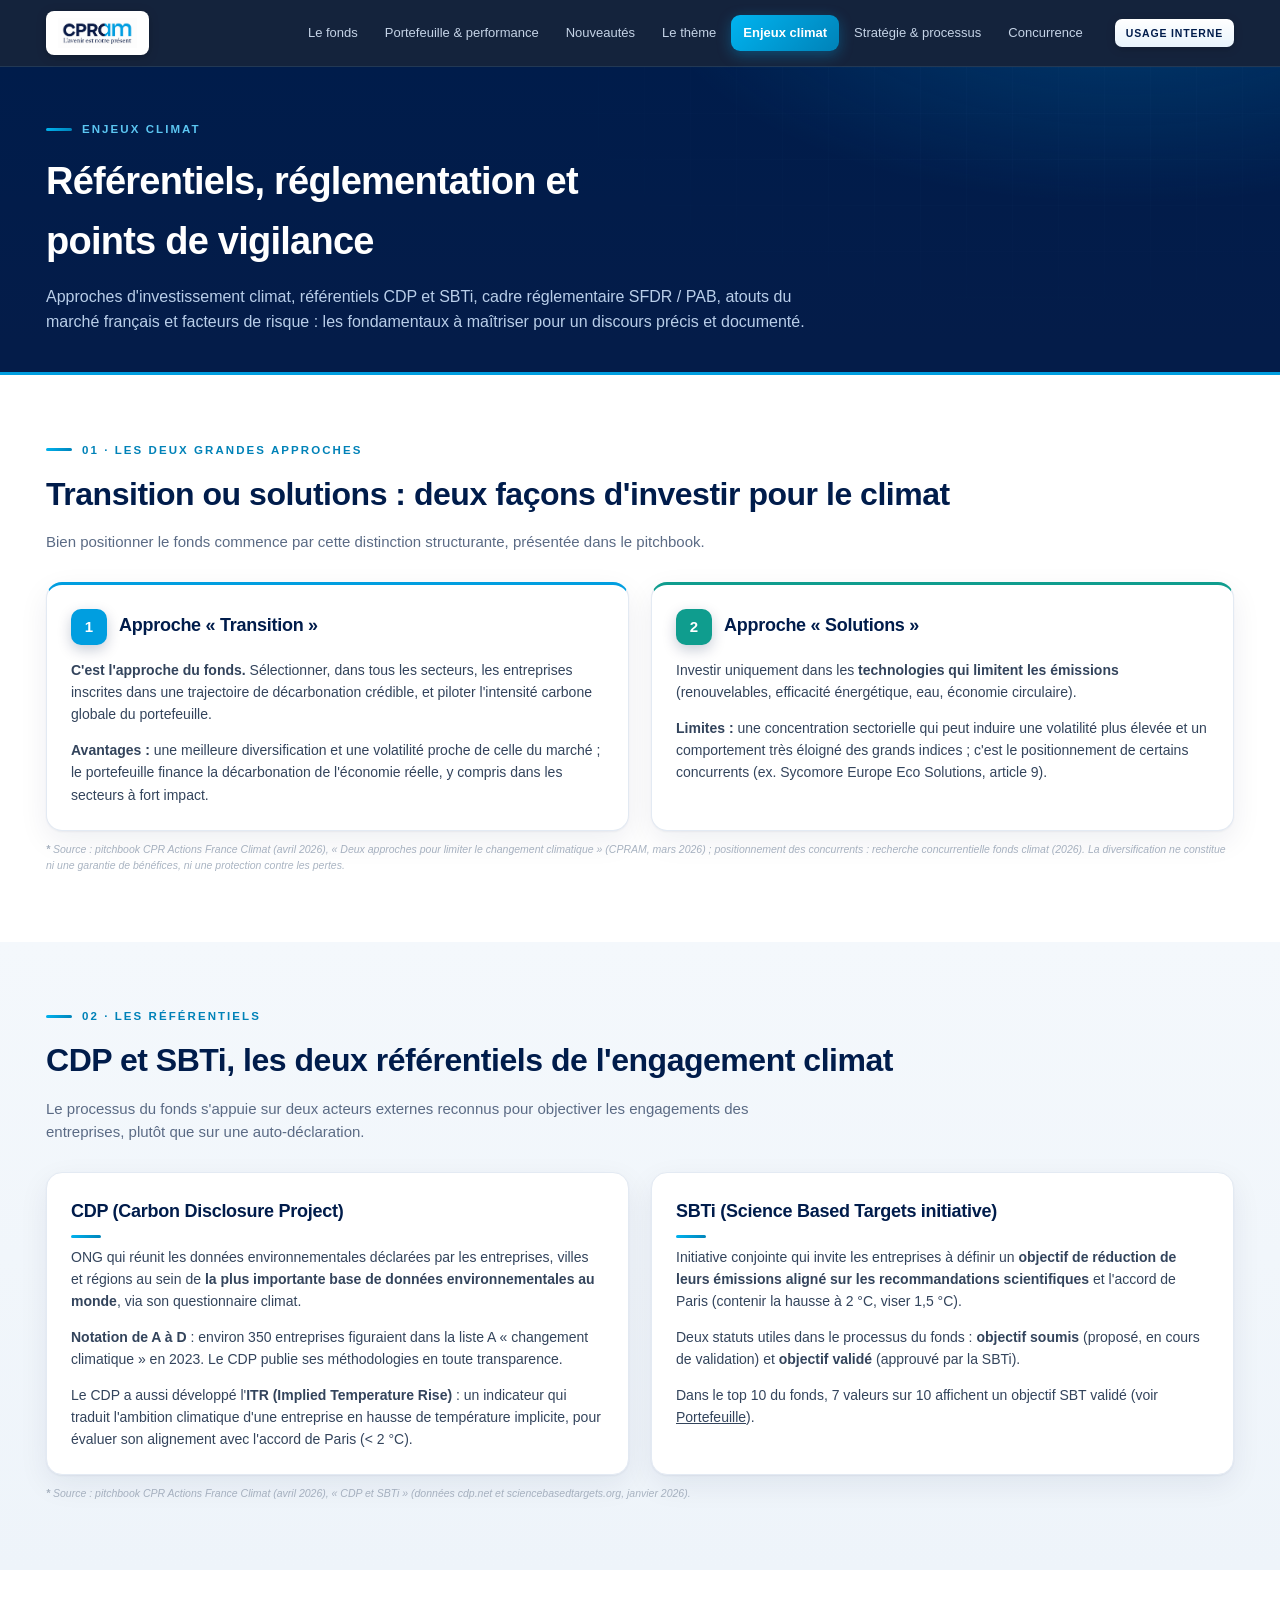
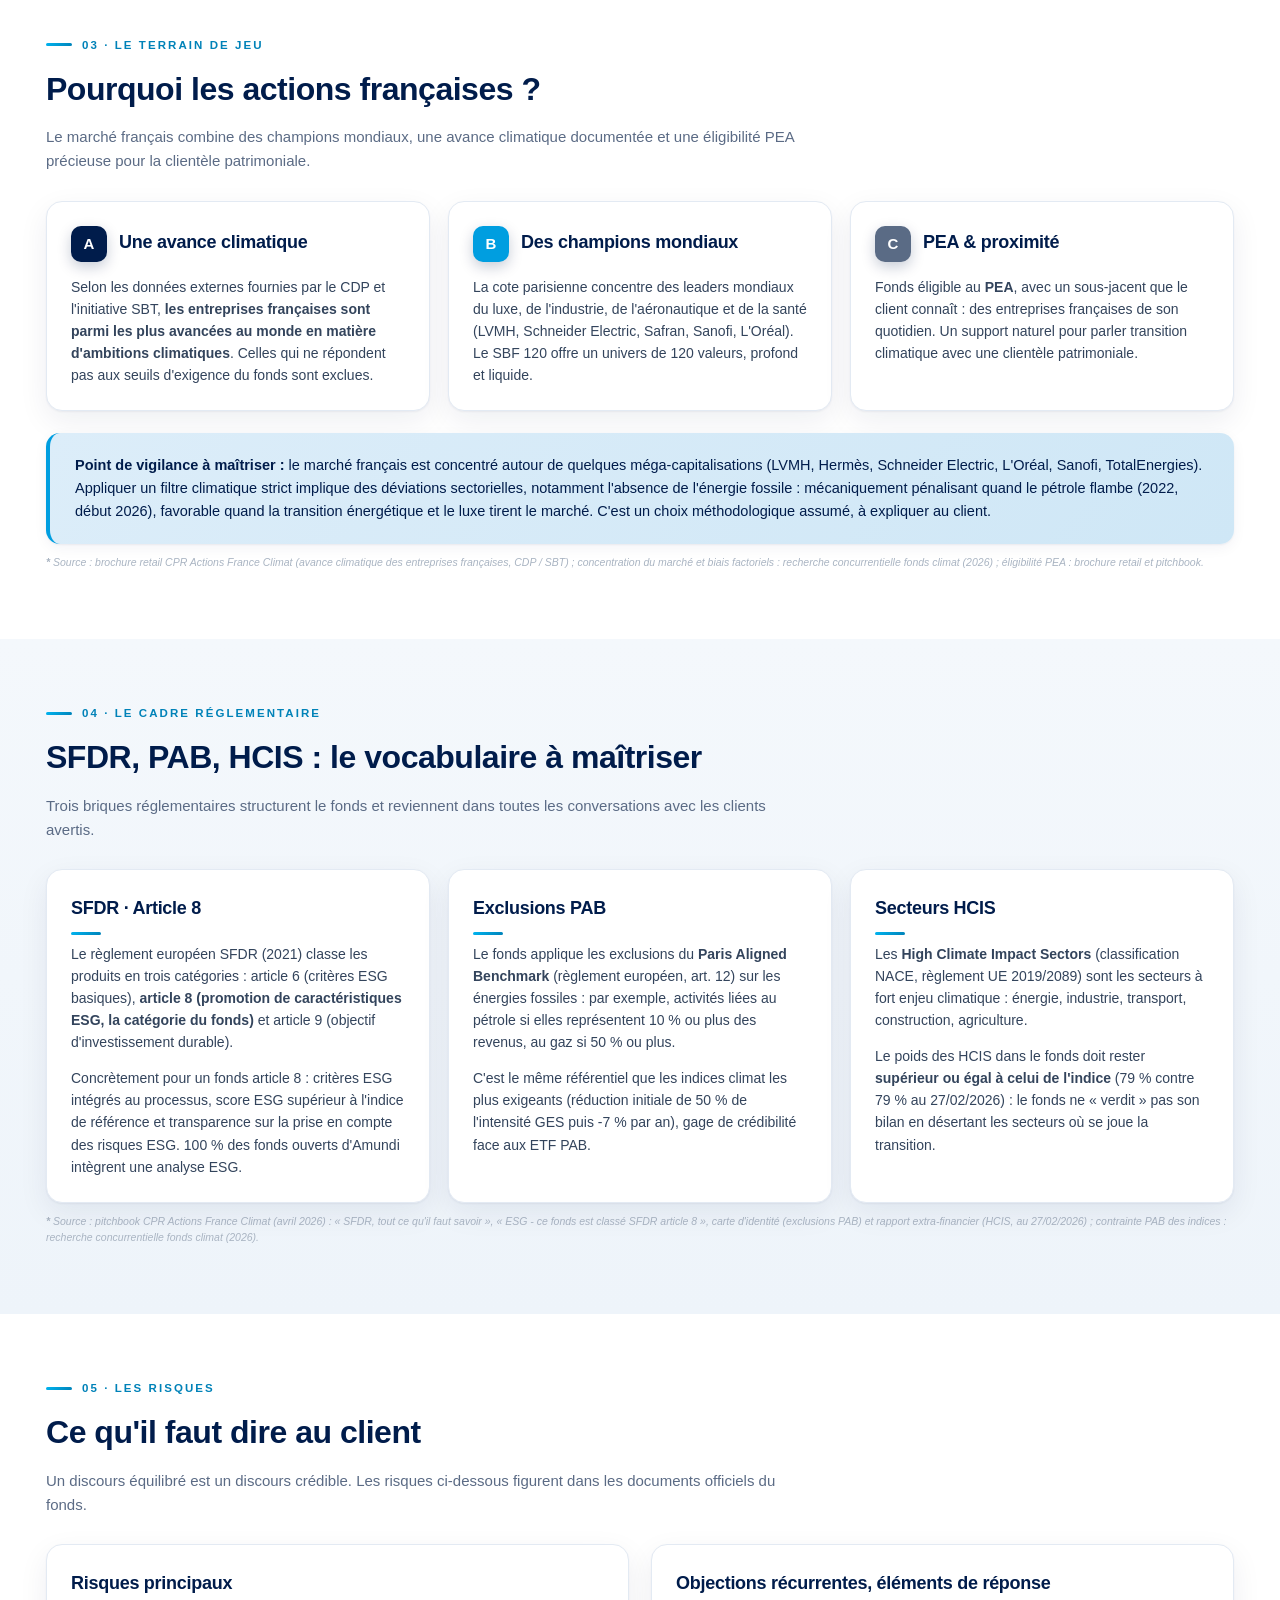
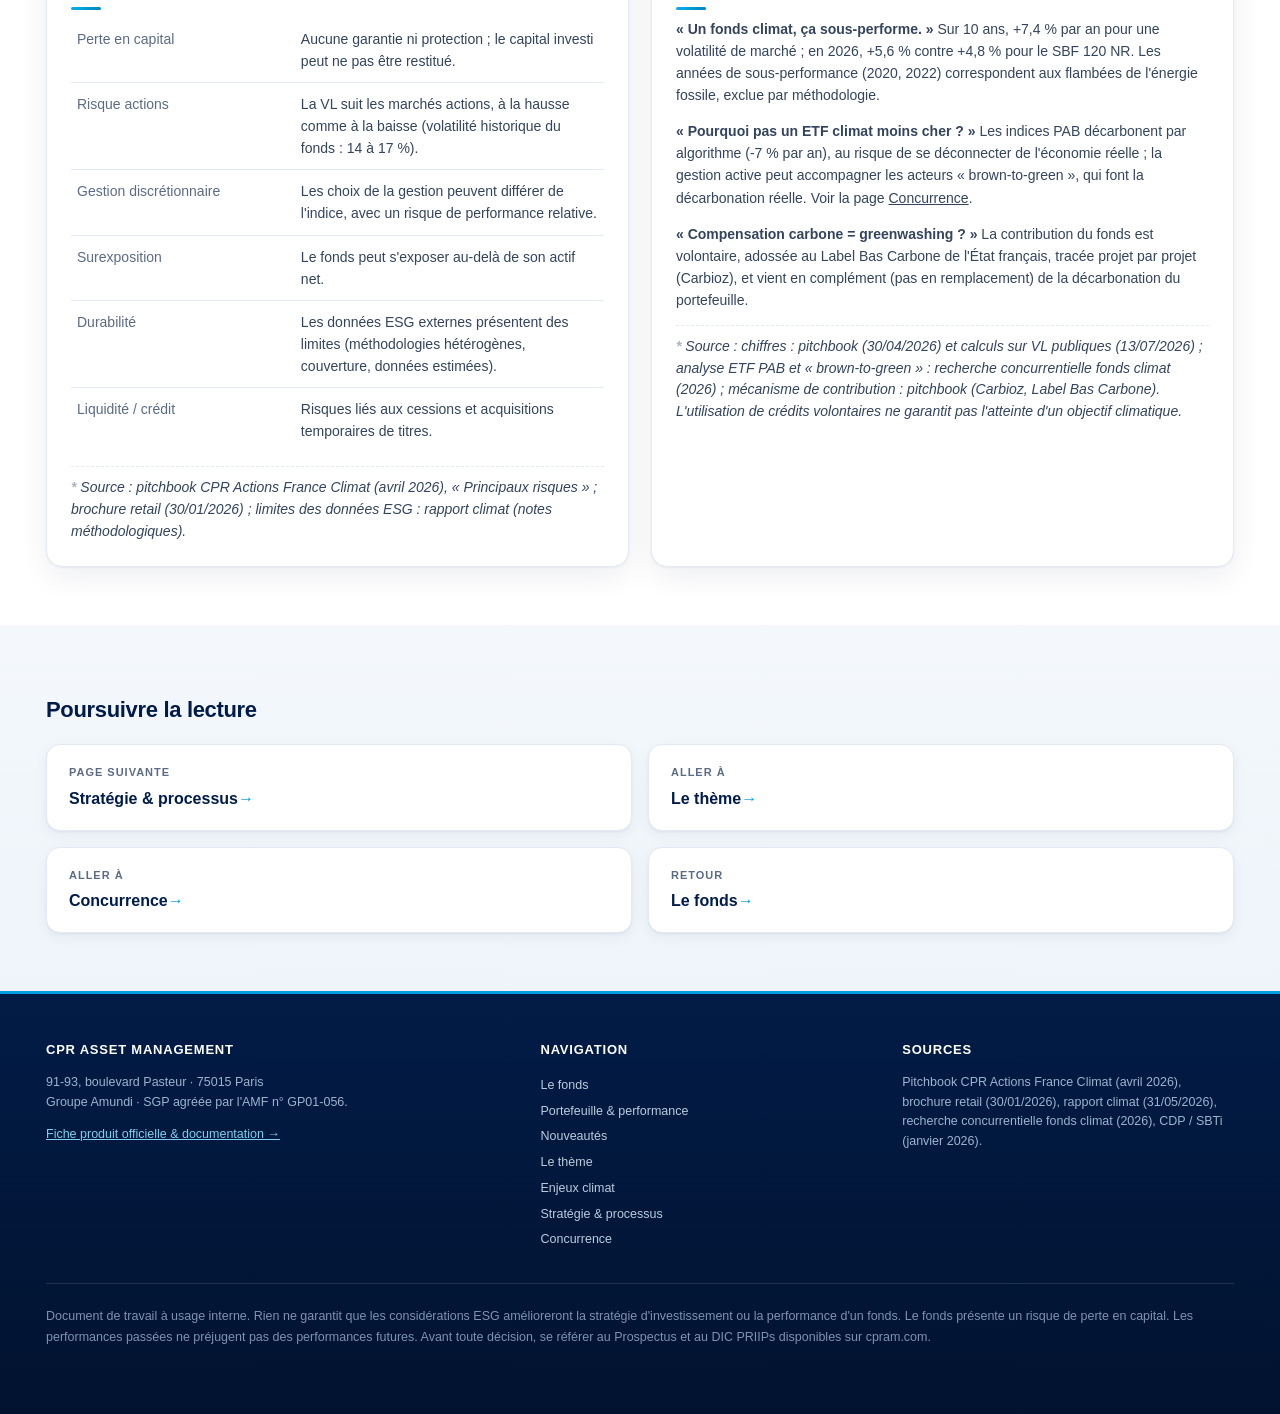
<file: enjeux.html>
<!DOCTYPE html>
<html lang="fr">
<head>
<meta charset="utf-8">
<meta name="viewport" content="width=device-width, initial-scale=1">
<title>Enjeux climat | CPR Actions France Climat</title>
<link rel="stylesheet" href="styles.css?v=20260722">
</head>
<body>

<header class="top">
  <div class="wrap">
    <a class="brand" href="index.html"><span class="logobox"><img src="cpram-logo.jpg" alt="CPRAM"></span></a>
    <nav>
      <a href="index.html">Le fonds</a>
      <a href="portefeuille.html">Portefeuille &amp; performance</a>
      <a href="nouveautes.html">Nouveautés</a>
      <a href="theme.html">Le thème</a>
      <a href="enjeux.html" class="active">Enjeux climat</a>
      <a href="strategie.html">Stratégie &amp; processus</a>
      <a href="concurrence.html">Concurrence</a>
    </nav>
    <span class="badge-int">Usage interne</span>
  </div>
</header>

<div class="phero">
  <div class="wrap">
    <div class="eyebrow">Enjeux climat</div>
    <h1>Référentiels, réglementation et points de vigilance</h1>
    <p class="lead">Approches d'investissement climat, référentiels CDP et SBTi, cadre réglementaire SFDR / PAB, atouts du marché français et facteurs de risque&nbsp;: les fondamentaux à maîtriser pour un discours précis et documenté.</p>
  </div>
</div>

<!-- DEUX APPROCHES -->
<section id="approches">
  <div class="wrap">
    <div class="sec-head">
      <div class="eyebrow">01 · Les deux grandes approches</div>
      <h2>Transition ou solutions&nbsp;: deux façons d'investir pour le climat</h2>
      <p>Bien positionner le fonds commence par cette distinction structurante, présentée dans le pitchbook.</p>
    </div>
    <div class="grid2">
      <div class="card" style="border-top:3px solid var(--cyan)">
        <div class="dimhead"><div class="dimnum" style="background:var(--cyan)">1</div><h3>Approche «&nbsp;Transition&nbsp;»</h3></div>
        <p><b>C'est l'approche du fonds.</b> Sélectionner, dans tous les secteurs, les entreprises inscrites dans une trajectoire de décarbonation crédible, et piloter l'intensité carbone globale du portefeuille.</p>
        <p><b>Avantages&nbsp;:</b> une meilleure diversification et une volatilité proche de celle du marché&nbsp;; le portefeuille finance la décarbonation de l'économie réelle, y compris dans les secteurs à fort impact.</p>
      </div>
      <div class="card" style="border-top:3px solid #0F9D8E">
        <div class="dimhead"><div class="dimnum" style="background:#0F9D8E">2</div><h3>Approche «&nbsp;Solutions&nbsp;»</h3></div>
        <p>Investir uniquement dans les <b>technologies qui limitent les émissions</b> (renouvelables, efficacité énergétique, eau, économie circulaire).</p>
        <p><b>Limites&nbsp;:</b> une concentration sectorielle qui peut induire une volatilité plus élevée et un comportement très éloigné des grands indices&nbsp;; c'est le positionnement de certains concurrents (ex. Sycomore Europe Eco Solutions, article 9).</p>
      </div>
    </div>
    <p class="srcline">Source&nbsp;: pitchbook CPR Actions France Climat (avril 2026), «&nbsp;Deux approches pour limiter le changement climatique&nbsp;» (CPRAM, mars 2026)&nbsp;; positionnement des concurrents&nbsp;: recherche concurrentielle fonds climat (2026). La diversification ne constitue ni une garantie de bénéfices, ni une protection contre les pertes.</p>
  </div>
</section>

<!-- CDP / SBTI -->
<section class="alt" id="referentiels">
  <div class="wrap">
    <div class="sec-head">
      <div class="eyebrow">02 · Les référentiels</div>
      <h2>CDP et SBTi, les deux référentiels de l'engagement climat</h2>
      <p>Le processus du fonds s'appuie sur deux acteurs externes reconnus pour objectiver les engagements des entreprises, plutôt que sur une auto-déclaration.</p>
    </div>
    <div class="grid2">
      <div class="card">
        <h3>CDP (Carbon Disclosure Project)</h3>
        <p style="margin-top:8px">ONG qui réunit les données environnementales déclarées par les entreprises, villes et régions au sein de <b>la plus importante base de données environnementales au monde</b>, via son questionnaire climat.</p>
        <p><b>Notation de A à D</b>&nbsp;: environ 350 entreprises figuraient dans la liste A «&nbsp;changement climatique&nbsp;» en 2023. Le CDP publie ses méthodologies en toute transparence.</p>
        <p>Le CDP a aussi développé l'<b>ITR (Implied Temperature Rise)</b>&nbsp;: un indicateur qui traduit l'ambition climatique d'une entreprise en hausse de température implicite, pour évaluer son alignement avec l'accord de Paris (&lt; 2 °C).</p>
      </div>
      <div class="card">
        <h3>SBTi (Science Based Targets initiative)</h3>
        <p style="margin-top:8px">Initiative conjointe qui invite les entreprises à définir un <b>objectif de réduction de leurs émissions aligné sur les recommandations scientifiques</b> et l'accord de Paris (contenir la hausse à 2 °C, viser 1,5 °C).</p>
        <p>Deux statuts utiles dans le processus du fonds&nbsp;: <b>objectif soumis</b> (proposé, en cours de validation) et <b>objectif validé</b> (approuvé par la SBTi).</p>
        <p>Dans le top 10 du fonds, 7 valeurs sur 10 affichent un objectif SBT validé (voir <a href="portefeuille.html#top10">Portefeuille</a>).</p>
      </div>
    </div>
    <p class="srcline">Source&nbsp;: pitchbook CPR Actions France Climat (avril 2026), «&nbsp;CDP et SBTi&nbsp;» (données cdp.net et sciencebasedtargets.org, janvier 2026).</p>
  </div>
</section>

<!-- POURQUOI LA FRANCE -->
<section id="france">
  <div class="wrap">
    <div class="sec-head">
      <div class="eyebrow">03 · Le terrain de jeu</div>
      <h2>Pourquoi les actions françaises&nbsp;?</h2>
      <p>Le marché français combine des champions mondiaux, une avance climatique documentée et une éligibilité PEA précieuse pour la clientèle patrimoniale.</p>
    </div>
    <div class="grid3">
      <div class="card">
        <div class="dimhead"><div class="dimnum" style="background:var(--navy)">A</div><h3>Une avance climatique</h3></div>
        <p>Selon les données externes fournies par le CDP et l'initiative SBT, <b>les entreprises françaises sont parmi les plus avancées au monde en matière d'ambitions climatiques</b>. Celles qui ne répondent pas aux seuils d'exigence du fonds sont exclues.</p>
      </div>
      <div class="card">
        <div class="dimhead"><div class="dimnum" style="background:var(--cyan)">B</div><h3>Des champions mondiaux</h3></div>
        <p>La cote parisienne concentre des leaders mondiaux du luxe, de l'industrie, de l'aéronautique et de la santé (LVMH, Schneider Electric, Safran, Sanofi, L'Oréal). Le SBF 120 offre un univers de 120 valeurs, profond et liquide.</p>
      </div>
      <div class="card">
        <div class="dimhead"><div class="dimnum" style="background:#5a6b85">C</div><h3>PEA &amp; proximité</h3></div>
        <p>Fonds éligible au <b>PEA</b>, avec un sous-jacent que le client connaît&nbsp;: des entreprises françaises de son quotidien. Un support naturel pour parler transition climatique avec une clientèle patrimoniale.</p>
      </div>
    </div>
    <div class="callout" style="margin-top:22px">
      <p><b>Point de vigilance à maîtriser&nbsp;:</b> le marché français est concentré autour de quelques méga-capitalisations (LVMH, Hermès, Schneider Electric, L'Oréal, Sanofi, TotalEnergies). Appliquer un filtre climatique strict implique des déviations sectorielles, notamment l'absence de l'énergie fossile&nbsp;: mécaniquement pénalisant quand le pétrole flambe (2022, début 2026), favorable quand la transition énergétique et le luxe tirent le marché. C'est un choix méthodologique assumé, à expliquer au client.</p>
    </div>
    <p class="srcline">Source&nbsp;: brochure retail CPR Actions France Climat (avance climatique des entreprises françaises, CDP / SBT)&nbsp;; concentration du marché et biais factoriels&nbsp;: recherche concurrentielle fonds climat (2026)&nbsp;; éligibilité PEA&nbsp;: brochure retail et pitchbook.</p>
  </div>
</section>

<!-- CADRE REGLEMENTAIRE -->
<section class="alt" id="reglementation">
  <div class="wrap">
    <div class="sec-head">
      <div class="eyebrow">04 · Le cadre réglementaire</div>
      <h2>SFDR, PAB, HCIS&nbsp;: le vocabulaire à maîtriser</h2>
      <p>Trois briques réglementaires structurent le fonds et reviennent dans toutes les conversations avec les clients avertis.</p>
    </div>
    <div class="grid3">
      <div class="card">
        <h3>SFDR · Article 8</h3>
        <p style="margin-top:8px">Le règlement européen SFDR (2021) classe les produits en trois catégories&nbsp;: article 6 (critères ESG basiques), <b>article 8 (promotion de caractéristiques ESG, la catégorie du fonds)</b> et article 9 (objectif d'investissement durable).</p>
        <p>Concrètement pour un fonds article 8&nbsp;: critères ESG intégrés au processus, score ESG supérieur à l'indice de référence et transparence sur la prise en compte des risques ESG. 100 % des fonds ouverts d'Amundi intègrent une analyse ESG.</p>
      </div>
      <div class="card">
        <h3>Exclusions PAB</h3>
        <p style="margin-top:8px">Le fonds applique les exclusions du <b>Paris Aligned Benchmark</b> (règlement européen, art. 12) sur les énergies fossiles&nbsp;: par exemple, activités liées au pétrole si elles représentent 10 % ou plus des revenus, au gaz si 50 % ou plus.</p>
        <p>C'est le même référentiel que les indices climat les plus exigeants (réduction initiale de 50 % de l'intensité GES puis -7 % par an), gage de crédibilité face aux ETF PAB.</p>
      </div>
      <div class="card">
        <h3>Secteurs HCIS</h3>
        <p style="margin-top:8px">Les <b>High Climate Impact Sectors</b> (classification NACE, règlement UE 2019/2089) sont les secteurs à fort enjeu climatique&nbsp;: énergie, industrie, transport, construction, agriculture.</p>
        <p>Le poids des HCIS dans le fonds doit rester <b>supérieur ou égal à celui de l'indice</b> (79 % contre 79 % au 27/02/2026)&nbsp;: le fonds ne «&nbsp;verdit&nbsp;» pas son bilan en désertant les secteurs où se joue la transition.</p>
      </div>
    </div>
    <p class="srcline">Source&nbsp;: pitchbook CPR Actions France Climat (avril 2026)&nbsp;: «&nbsp;SFDR, tout ce qu'il faut savoir&nbsp;», «&nbsp;ESG - ce fonds est classé SFDR article 8&nbsp;», carte d'identité (exclusions PAB) et rapport extra-financier (HCIS, au 27/02/2026)&nbsp;; contrainte PAB des indices&nbsp;: recherche concurrentielle fonds climat (2026).</p>
  </div>
</section>

<!-- RISQUES -->
<section id="risques">
  <div class="wrap">
    <div class="sec-head">
      <div class="eyebrow">05 · Les risques</div>
      <h2>Ce qu'il faut dire au client</h2>
      <p>Un discours équilibré est un discours crédible. Les risques ci-dessous figurent dans les documents officiels du fonds.</p>
    </div>
    <div class="grid2">
      <div class="card">
        <h3>Risques principaux</h3>
        <table class="idtable" style="margin-top:8px">
          <tr><td>Perte en capital</td><td class="lng">Aucune garantie ni protection&nbsp;; le capital investi peut ne pas être restitué.</td></tr>
          <tr><td>Risque actions</td><td class="lng">La VL suit les marchés actions, à la hausse comme à la baisse (volatilité historique du fonds&nbsp;: 14 à 17 %).</td></tr>
          <tr><td>Gestion discrétionnaire</td><td class="lng">Les choix de la gestion peuvent différer de l'indice, avec un risque de performance relative.</td></tr>
          <tr><td>Surexposition</td><td class="lng">Le fonds peut s'exposer au-delà de son actif net.</td></tr>
          <tr><td>Durabilité</td><td class="lng">Les données ESG externes présentent des limites (méthodologies hétérogènes, couverture, données estimées).</td></tr>
          <tr><td>Liquidité / crédit</td><td class="lng">Risques liés aux cessions et acquisitions temporaires de titres.</td></tr>
        </table>
        <p class="srcline">Source&nbsp;: pitchbook CPR Actions France Climat (avril 2026), «&nbsp;Principaux risques&nbsp;»&nbsp;; brochure retail (30/01/2026)&nbsp;; limites des données ESG&nbsp;: rapport climat (notes méthodologiques).</p>
      </div>
      <div class="card">
        <h3>Objections récurrentes, éléments de réponse</h3>
        <p style="margin-top:8px"><b>«&nbsp;Un fonds climat, ça sous-performe.&nbsp;»</b> Sur 10 ans, +7,4 % par an pour une volatilité de marché&nbsp;; en 2026, +5,6 % contre +4,8 % pour le SBF 120 NR. Les années de sous-performance (2020, 2022) correspondent aux flambées de l'énergie fossile, exclue par méthodologie.</p>
        <p><b>«&nbsp;Pourquoi pas un ETF climat moins cher&nbsp;?&nbsp;»</b> Les indices PAB décarbonent par algorithme (-7 % par an), au risque de se déconnecter de l'économie réelle&nbsp;; la gestion active peut accompagner les acteurs «&nbsp;brown-to-green&nbsp;», qui font la décarbonation réelle. Voir la page <a href="concurrence.html">Concurrence</a>.</p>
        <p><b>«&nbsp;Compensation carbone = greenwashing&nbsp;?&nbsp;»</b> La contribution du fonds est volontaire, adossée au Label Bas Carbone de l'État français, tracée projet par projet (Carbioz), et vient en complément (pas en remplacement) de la décarbonation du portefeuille.</p>
        <p class="srcline">Source&nbsp;: chiffres&nbsp;: pitchbook (30/04/2026) et calculs sur VL publiques (13/07/2026)&nbsp;; analyse ETF PAB et «&nbsp;brown-to-green&nbsp;»&nbsp;: recherche concurrentielle fonds climat (2026)&nbsp;; mécanisme de contribution&nbsp;: pitchbook (Carbioz, Label Bas Carbone). L'utilisation de crédits volontaires ne garantit pas l'atteinte d'un objectif climatique.</p>
      </div>
    </div>
  </div>
</section>

<!-- NEXT -->
<section class="alt" id="suite">
  <div class="wrap">
    <div class="sec-head" style="margin-bottom:16px"><h2 style="font-size:22px">Poursuivre la lecture</h2></div>
    <div class="nextnav">
      <a href="strategie.html"><div class="nl">Page suivante</div><div class="nt">Stratégie &amp; processus</div></a>
      <a href="theme.html"><div class="nl">Aller à</div><div class="nt">Le thème</div></a>
      <a href="concurrence.html"><div class="nl">Aller à</div><div class="nt">Concurrence</div></a>
      <a href="index.html"><div class="nl">Retour</div><div class="nt">Le fonds</div></a>
    </div>
  </div>
</section>

<footer>
  <div class="wrap">
    <div class="cols">
      <div>
        <h4>CPR Asset Management</h4>
        <p>91-93, boulevard Pasteur · 75015 Paris<br>Groupe Amundi · SGP agréée par l'AMF n° GP01-056.</p>
        <p style="margin-top:10px"><a href="https://cpram.com/fra/fr/particuliers/products/FR0013429974">Fiche produit officielle &amp; documentation →</a></p>
      </div>
      <div>
        <h4>Navigation</h4>
        <nav>
          <a href="index.html">Le fonds</a>
          <a href="portefeuille.html">Portefeuille &amp; performance</a>
          <a href="nouveautes.html">Nouveautés</a>
          <a href="theme.html">Le thème</a>
          <a href="enjeux.html">Enjeux climat</a>
          <a href="strategie.html">Stratégie &amp; processus</a>
          <a href="concurrence.html">Concurrence</a>
        </nav>
      </div>
      <div>
        <h4>Sources</h4>
        <p>Pitchbook CPR Actions France Climat (avril 2026), brochure retail (30/01/2026), rapport climat (31/05/2026), recherche concurrentielle fonds climat (2026), CDP / SBTi (janvier 2026).</p>
      </div>
    </div>
    <p class="disc">Document de travail à usage interne. Rien ne garantit que les considérations ESG amélioreront la stratégie d'investissement ou la performance d'un fonds. Le fonds présente un risque de perte en capital. Les performances passées ne préjugent pas des performances futures. Avant toute décision, se référer au Prospectus et au DIC PRIIPs disponibles sur cpram.com.</p>
  </div>
</footer>

<script src="site.js?v=20260722"></script>
</body>
</html>
</file>
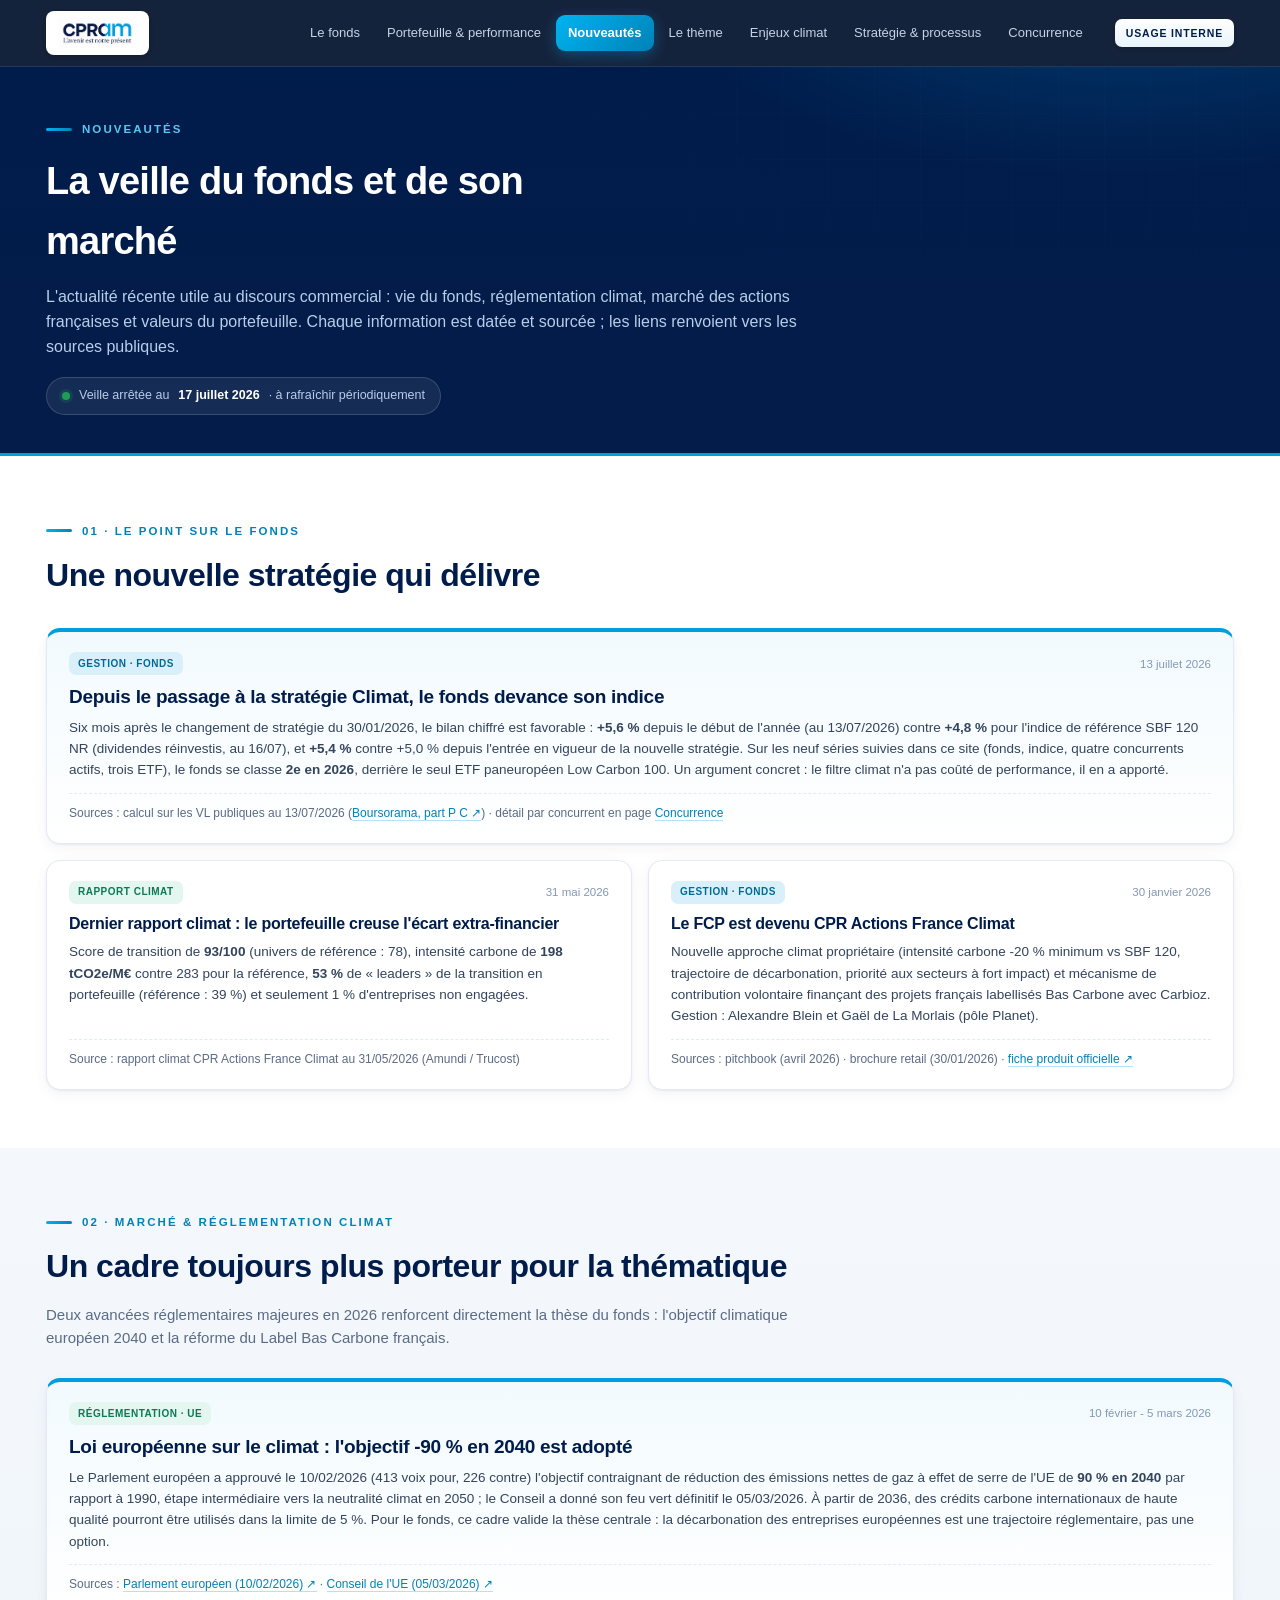
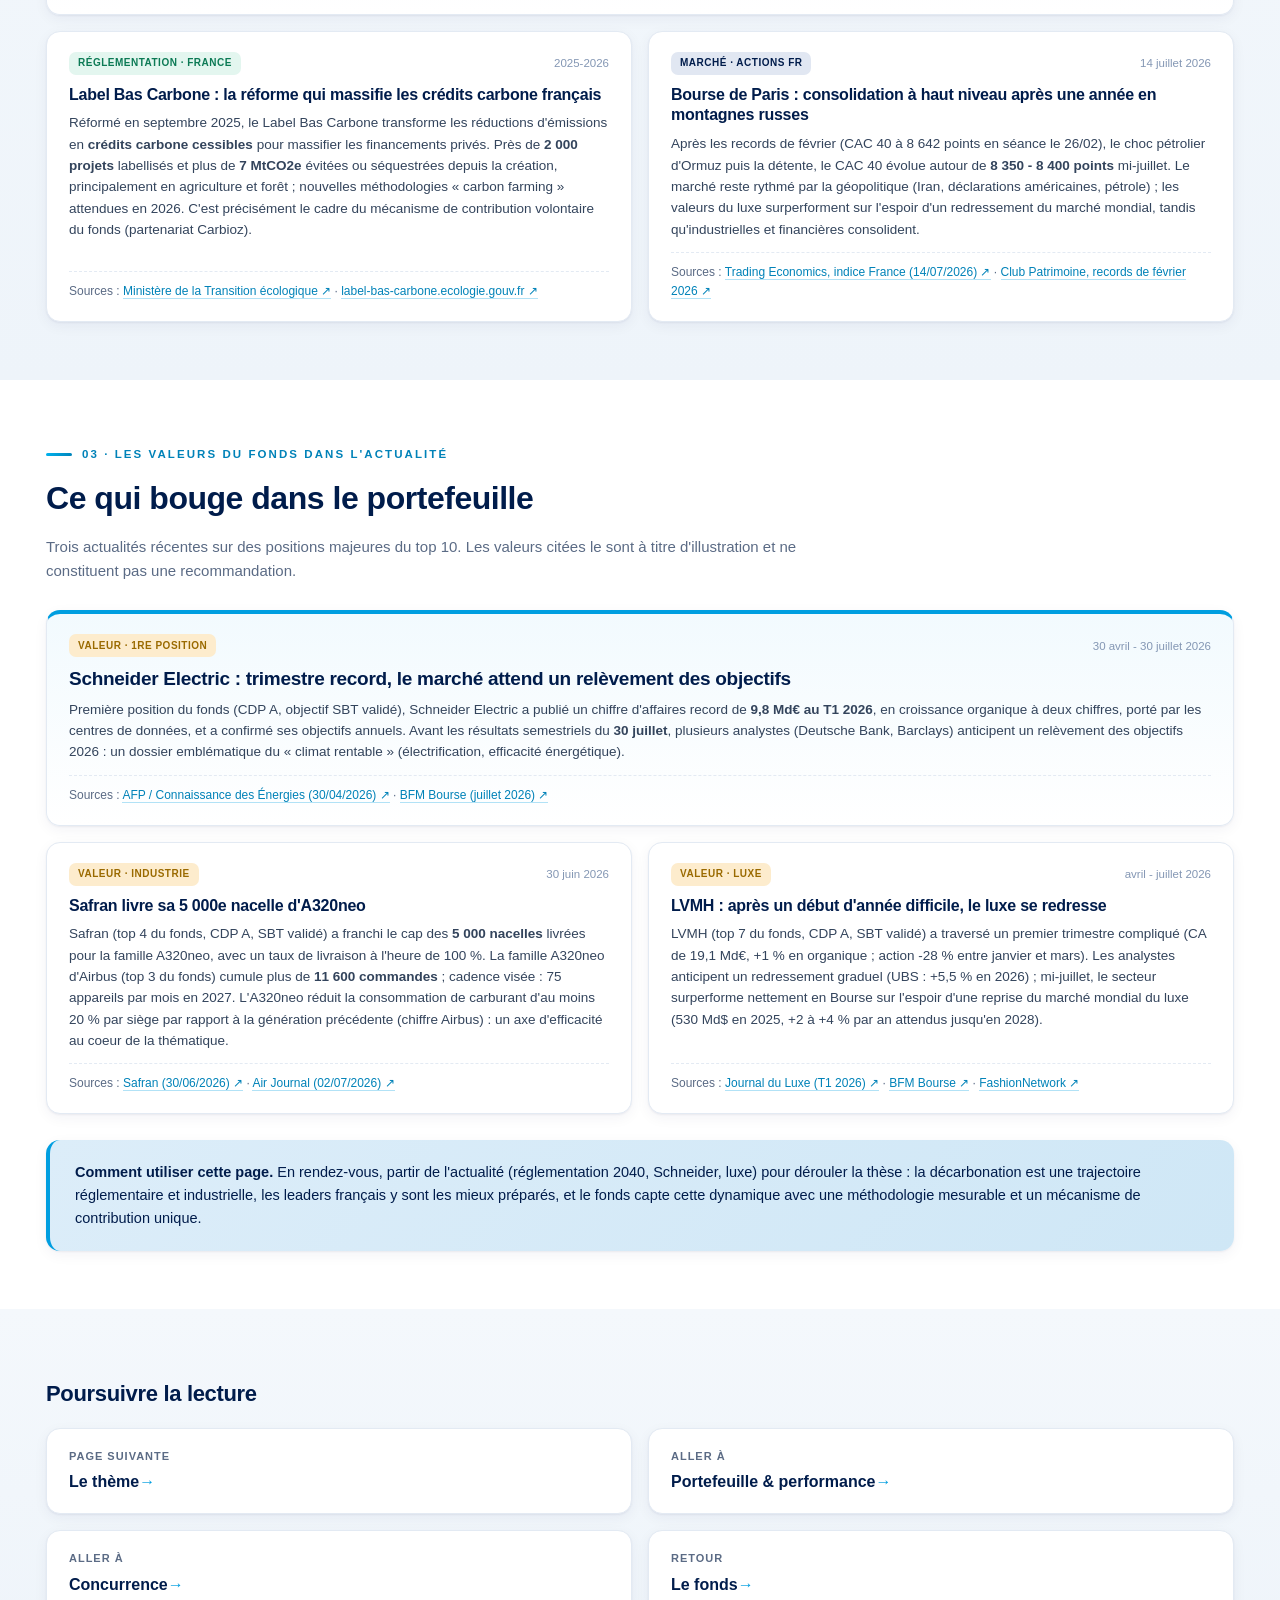
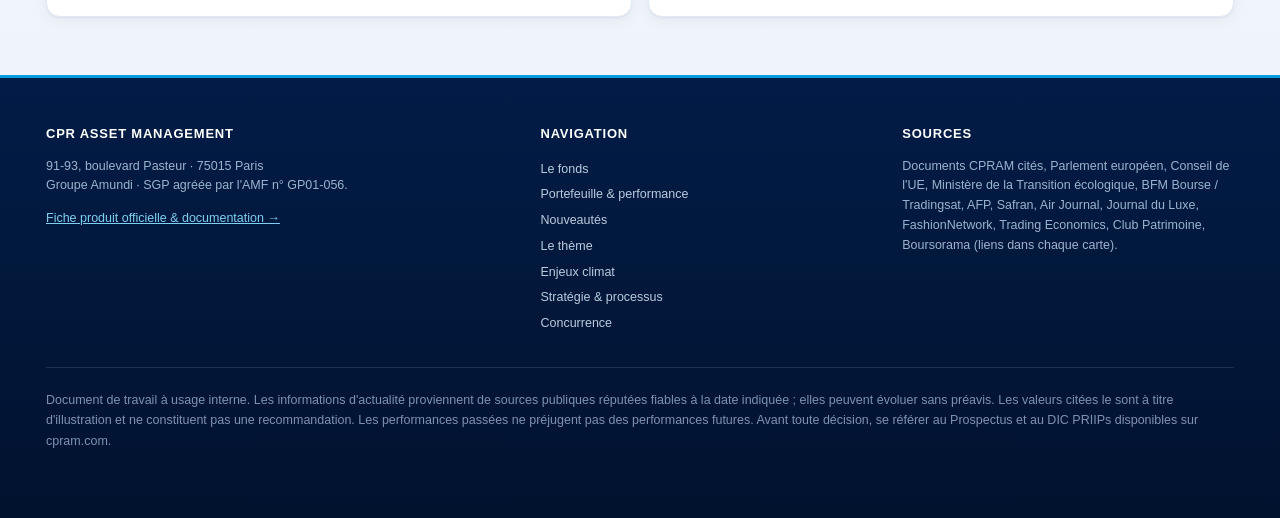
<file: nouveautes.html>
<!DOCTYPE html>
<html lang="fr">
<head>
<meta charset="utf-8">
<meta name="viewport" content="width=device-width, initial-scale=1">
<title>Nouveautés | CPR Actions France Climat</title>
<link rel="stylesheet" href="styles.css?v=20260722">
</head>
<body>

<header class="top">
  <div class="wrap">
    <a class="brand" href="index.html"><span class="logobox"><img src="cpram-logo.jpg" alt="CPRAM"></span></a>
    <nav>
      <a href="index.html">Le fonds</a>
      <a href="portefeuille.html">Portefeuille &amp; performance</a>
      <a href="nouveautes.html" class="active">Nouveautés</a>
      <a href="theme.html">Le thème</a>
      <a href="enjeux.html">Enjeux climat</a>
      <a href="strategie.html">Stratégie &amp; processus</a>
      <a href="concurrence.html">Concurrence</a>
    </nav>
    <span class="badge-int">Usage interne</span>
  </div>
</header>

<div class="phero">
  <div class="wrap">
    <div class="eyebrow">Nouveautés</div>
    <h1>La veille du fonds et de son marché</h1>
    <p class="lead">L'actualité récente utile au discours commercial&nbsp;: vie du fonds, réglementation climat, marché des actions françaises et valeurs du portefeuille. Chaque information est datée et sourcée&nbsp;; les liens renvoient vers les sources publiques.</p>
    <div class="updated">Veille arrêtée au <b>17 juillet 2026</b> · à rafraîchir périodiquement</div>
  </div>
</div>

<!-- LE POINT SUR LE FONDS -->
<section id="fonds">
  <div class="wrap">
    <div class="sec-head">
      <div class="eyebrow">01 · Le point sur le fonds</div>
      <h2>Une nouvelle stratégie qui délivre</h2>
    </div>
    <div class="newsgrid">
      <div class="newscard lead">
        <div class="nhead"><span class="nbadge fonds">Gestion · Fonds</span><span class="ndate">13 juillet 2026</span></div>
        <h3>Depuis le passage à la stratégie Climat, le fonds devance son indice</h3>
        <p>Six mois après le changement de stratégie du 30/01/2026, le bilan chiffré est favorable&nbsp;: <b>+5,6 %</b> depuis le début de l'année (au 13/07/2026) contre <b>+4,8 %</b> pour l'indice de référence SBF 120 NR (dividendes réinvestis, au 16/07), et <b>+5,4 %</b> contre +5,0 % depuis l'entrée en vigueur de la nouvelle stratégie. Sur les neuf séries suivies dans ce site (fonds, indice, quatre concurrents actifs, trois ETF), le fonds se classe <b>2e en 2026</b>, derrière le seul ETF paneuropéen Low Carbon 100. Un argument concret&nbsp;: le filtre climat n'a pas coûté de performance, il en a apporté.</p>
        <div class="nsrc">Sources&nbsp;: calcul sur les VL publiques au 13/07/2026 (<a href="https://www.boursorama.com/bourse/opcvm/cours/0P0001IKCZ/" target="_blank" rel="noopener">Boursorama, part P C ↗</a>)&nbsp;· détail par concurrent en page <a href="concurrence.html">Concurrence</a></div>
      </div>

      <div class="newscard">
        <div class="nhead"><span class="nbadge climat">Rapport climat</span><span class="ndate">31 mai 2026</span></div>
        <h3>Dernier rapport climat&nbsp;: le portefeuille creuse l'écart extra-financier</h3>
        <p>Score de transition de <b>93/100</b> (univers de référence&nbsp;: 78), intensité carbone de <b>198 tCO2e/M€</b> contre 283 pour la référence, <b>53 %</b> de «&nbsp;leaders&nbsp;» de la transition en portefeuille (référence&nbsp;: 39 %) et seulement 1 % d'entreprises non engagées.</p>
        <div class="nsrc">Source&nbsp;: rapport climat CPR Actions France Climat au 31/05/2026 (Amundi / Trucost)</div>
      </div>

      <div class="newscard">
        <div class="nhead"><span class="nbadge fonds">Gestion · Fonds</span><span class="ndate">30 janvier 2026</span></div>
        <h3>Le FCP est devenu CPR Actions France Climat</h3>
        <p>Nouvelle approche climat propriétaire (intensité carbone -20 % minimum vs SBF 120, trajectoire de décarbonation, priorité aux secteurs à fort impact) et mécanisme de contribution volontaire finançant des projets français labellisés Bas Carbone avec Carbioz. Gestion&nbsp;: Alexandre Blein et Gaël de La Morlais (pôle Planet).</p>
        <div class="nsrc">Sources&nbsp;: pitchbook (avril 2026) · brochure retail (30/01/2026) · <a href="https://cpram.com/fra/fr/particuliers/products/FR0013429974" target="_blank" rel="noopener">fiche produit officielle ↗</a></div>
      </div>
    </div>
  </div>
</section>

<!-- MARCHE & CLIMAT -->
<section class="alt" id="marche">
  <div class="wrap">
    <div class="sec-head">
      <div class="eyebrow">02 · Marché &amp; réglementation climat</div>
      <h2>Un cadre toujours plus porteur pour la thématique</h2>
      <p>Deux avancées réglementaires majeures en 2026 renforcent directement la thèse du fonds&nbsp;: l'objectif climatique européen 2040 et la réforme du Label Bas Carbone français.</p>
    </div>
    <div class="newsgrid">
      <div class="newscard lead">
        <div class="nhead"><span class="nbadge climat">Réglementation · UE</span><span class="ndate">10 février - 5 mars 2026</span></div>
        <h3>Loi européenne sur le climat&nbsp;: l'objectif -90 % en 2040 est adopté</h3>
        <p>Le Parlement européen a approuvé le 10/02/2026 (413 voix pour, 226 contre) l'objectif contraignant de réduction des émissions nettes de gaz à effet de serre de l'UE de <b>90 % en 2040</b> par rapport à 1990, étape intermédiaire vers la neutralité climat en 2050&nbsp;; le Conseil a donné son feu vert définitif le 05/03/2026. À partir de 2036, des crédits carbone internationaux de haute qualité pourront être utilisés dans la limite de 5 %. Pour le fonds, ce cadre valide la thèse centrale&nbsp;: la décarbonation des entreprises européennes est une trajectoire réglementaire, pas une option.</p>
        <div class="nsrc">Sources&nbsp;: <a href="https://www.europarl.europa.eu/news/fr/press-room/20260205IPR33620/loi-climat-objectif-reduire-les-emissions-europeennes-de-90-a-l-horizon-2040" target="_blank" rel="noopener">Parlement européen (10/02/2026) ↗</a> · <a href="https://www.consilium.europa.eu/en/press/press-releases/2026/03/05/2040-climate-target-council-gives-final-green-light/" target="_blank" rel="noopener">Conseil de l'UE (05/03/2026) ↗</a></div>
      </div>

      <div class="newscard">
        <div class="nhead"><span class="nbadge climat">Réglementation · France</span><span class="ndate">2025-2026</span></div>
        <h3>Label Bas Carbone&nbsp;: la réforme qui massifie les crédits carbone français</h3>
        <p>Réformé en septembre 2025, le Label Bas Carbone transforme les réductions d'émissions en <b>crédits carbone cessibles</b> pour massifier les financements privés. Près de <b>2&nbsp;000 projets</b> labellisés et plus de <b>7 MtCO2e</b> évitées ou séquestrées depuis la création, principalement en agriculture et forêt&nbsp;; nouvelles méthodologies «&nbsp;carbon farming&nbsp;» attendues en 2026. C'est précisément le cadre du mécanisme de contribution volontaire du fonds (partenariat Carbioz).</p>
        <div class="nsrc">Sources&nbsp;: <a href="https://www.ecologie.gouv.fr/presse/renforcement-du-label-bas-carbone-massifier-financements-prives-faveur-transition-ecologique" target="_blank" rel="noopener">Ministère de la Transition écologique ↗</a> · <a href="https://label-bas-carbone.ecologie.gouv.fr/" target="_blank" rel="noopener">label-bas-carbone.ecologie.gouv.fr ↗</a></div>
      </div>

      <div class="newscard">
        <div class="nhead"><span class="nbadge macro">Marché · Actions FR</span><span class="ndate">14 juillet 2026</span></div>
        <h3>Bourse de Paris&nbsp;: consolidation à haut niveau après une année en montagnes russes</h3>
        <p>Après les records de février (CAC 40 à 8&nbsp;642 points en séance le 26/02), le choc pétrolier d'Ormuz puis la détente, le CAC 40 évolue autour de <b>8&nbsp;350 - 8&nbsp;400 points</b> mi-juillet. Le marché reste rythmé par la géopolitique (Iran, déclarations américaines, pétrole)&nbsp;; les valeurs du luxe surperforment sur l'espoir d'un redressement du marché mondial, tandis qu'industrielles et financières consolident.</p>
        <div class="nsrc">Sources&nbsp;: <a href="https://fr.tradingeconomics.com/france/stock-market" target="_blank" rel="noopener">Trading Economics, indice France (14/07/2026) ↗</a> · <a href="https://www.clubpatrimoine.com/contenus/cac-40-plus-haut-historique" target="_blank" rel="noopener">Club Patrimoine, records de février 2026 ↗</a></div>
      </div>
    </div>
  </div>
</section>

<!-- VALEURS DU FONDS -->
<section id="valeurs">
  <div class="wrap">
    <div class="sec-head">
      <div class="eyebrow">03 · Les valeurs du fonds dans l'actualité</div>
      <h2>Ce qui bouge dans le portefeuille</h2>
      <p>Trois actualités récentes sur des positions majeures du top 10. Les valeurs citées le sont à titre d'illustration et ne constituent pas une recommandation.</p>
    </div>
    <div class="newsgrid">
      <div class="newscard lead">
        <div class="nhead"><span class="nbadge valeur">Valeur · 1re position</span><span class="ndate">30 avril - 30 juillet 2026</span></div>
        <h3>Schneider Electric&nbsp;: trimestre record, le marché attend un relèvement des objectifs</h3>
        <p>Première position du fonds (CDP A, objectif SBT validé), Schneider Electric a publié un chiffre d'affaires record de <b>9,8 Md€ au T1 2026</b>, en croissance organique à deux chiffres, porté par les centres de données, et a confirmé ses objectifs annuels. Avant les résultats semestriels du <b>30 juillet</b>, plusieurs analystes (Deutsche Bank, Barclays) anticipent un relèvement des objectifs 2026&nbsp;: un dossier emblématique du «&nbsp;climat rentable&nbsp;» (électrification, efficacité énergétique).</p>
        <div class="nsrc">Sources&nbsp;: <a href="https://www.connaissancedesenergies.org/afp/schneider-electric-chiffre-daffaires-trimestriel-record-porte-par-les-centres-de-donnees-260430" target="_blank" rel="noopener">AFP / Connaissance des Énergies (30/04/2026) ↗</a> · <a href="https://www.tradingsat.com/schneider-electric-FR0000121972/actualites/schneider-electric-un-des-plus-importants-trimestres-de-l-histoire-boursiere-du-groupe-1165805.html" target="_blank" rel="noopener">BFM Bourse (juillet 2026) ↗</a></div>
      </div>

      <div class="newscard">
        <div class="nhead"><span class="nbadge valeur">Valeur · Industrie</span><span class="ndate">30 juin 2026</span></div>
        <h3>Safran livre sa 5&nbsp;000e nacelle d'A320neo</h3>
        <p>Safran (top 4 du fonds, CDP A, SBT validé) a franchi le cap des <b>5&nbsp;000 nacelles</b> livrées pour la famille A320neo, avec un taux de livraison à l'heure de 100 %. La famille A320neo d'Airbus (top 3 du fonds) cumule plus de <b>11&nbsp;600 commandes</b>&nbsp;; cadence visée&nbsp;: 75 appareils par mois en 2027. L'A320neo réduit la consommation de carburant d'au moins 20 % par siège par rapport à la génération précédente (chiffre Airbus)&nbsp;: un axe d'efficacité au coeur de la thématique.</p>
        <div class="nsrc">Sources&nbsp;: <a href="https://www.safran-group.com/news/safran-nacelles-delivers-its-5000th-airbus-a320neo-nacelle-2026-06-30" target="_blank" rel="noopener">Safran (30/06/2026) ↗</a> · <a href="https://www.air-journal.fr/2026-07-02-safran-nacelles-la-5-000%E1%B5%89-nacelle-da320neo-consacre-un-champion-industriel-francais-5276031.html" target="_blank" rel="noopener">Air Journal (02/07/2026) ↗</a></div>
      </div>

      <div class="newscard">
        <div class="nhead"><span class="nbadge valeur">Valeur · Luxe</span><span class="ndate">avril - juillet 2026</span></div>
        <h3>LVMH&nbsp;: après un début d'année difficile, le luxe se redresse</h3>
        <p>LVMH (top 7 du fonds, CDP A, SBT validé) a traversé un premier trimestre compliqué (CA de 19,1 Md€, +1 % en organique&nbsp;; action -28 % entre janvier et mars). Les analystes anticipent un redressement graduel (UBS&nbsp;: +5,5 % en 2026)&nbsp;; mi-juillet, le secteur surperforme nettement en Bourse sur l'espoir d'une reprise du marché mondial du luxe (530 Md$ en 2025, +2 à +4 % par an attendus jusqu'en 2028).</p>
        <div class="nsrc">Sources&nbsp;: <a href="https://www.journalduluxe.fr/fr/business/lvmh-chiffre-affaires-resultats-financiers-premier-trimestre-2026" target="_blank" rel="noopener">Journal du Luxe (T1 2026) ↗</a> · <a href="https://www.tradingsat.com/lvmh-FR0000121014/actualites/lvmh-l-annee-2026-millesime-d-un-nouvel-espoir-pour-le-luxe-en-bourse-1151701.html" target="_blank" rel="noopener">BFM Bourse ↗</a> · <a href="https://fr.fashionnetwork.com/news/Luxe-2026-annee-de-retour-a-la-croissance-pour-un-marche-a-la-peine-,1822929.html" target="_blank" rel="noopener">FashionNetwork ↗</a></div>
      </div>
    </div>

    <div class="callout" style="margin-top:26px">
      <p><b>Comment utiliser cette page.</b> En rendez-vous, partir de l'actualité (réglementation 2040, Schneider, luxe) pour dérouler la thèse&nbsp;: la décarbonation est une trajectoire réglementaire et industrielle, les leaders français y sont les mieux préparés, et le fonds capte cette dynamique avec une méthodologie mesurable et un mécanisme de contribution unique.</p>
    </div>
  </div>
</section>

<!-- NEXT -->
<section class="alt" id="suite">
  <div class="wrap">
    <div class="sec-head" style="margin-bottom:16px"><h2 style="font-size:22px">Poursuivre la lecture</h2></div>
    <div class="nextnav">
      <a href="theme.html"><div class="nl">Page suivante</div><div class="nt">Le thème</div></a>
      <a href="portefeuille.html"><div class="nl">Aller à</div><div class="nt">Portefeuille &amp; performance</div></a>
      <a href="concurrence.html"><div class="nl">Aller à</div><div class="nt">Concurrence</div></a>
      <a href="index.html"><div class="nl">Retour</div><div class="nt">Le fonds</div></a>
    </div>
  </div>
</section>

<footer>
  <div class="wrap">
    <div class="cols">
      <div>
        <h4>CPR Asset Management</h4>
        <p>91-93, boulevard Pasteur · 75015 Paris<br>Groupe Amundi · SGP agréée par l'AMF n° GP01-056.</p>
        <p style="margin-top:10px"><a href="https://cpram.com/fra/fr/particuliers/products/FR0013429974">Fiche produit officielle &amp; documentation →</a></p>
      </div>
      <div>
        <h4>Navigation</h4>
        <nav>
          <a href="index.html">Le fonds</a>
          <a href="portefeuille.html">Portefeuille &amp; performance</a>
          <a href="nouveautes.html">Nouveautés</a>
          <a href="theme.html">Le thème</a>
          <a href="enjeux.html">Enjeux climat</a>
          <a href="strategie.html">Stratégie &amp; processus</a>
          <a href="concurrence.html">Concurrence</a>
        </nav>
      </div>
      <div>
        <h4>Sources</h4>
        <p>Documents CPRAM cités, Parlement européen, Conseil de l'UE, Ministère de la Transition écologique, BFM Bourse / Tradingsat, AFP, Safran, Air Journal, Journal du Luxe, FashionNetwork, Trading Economics, Club Patrimoine, Boursorama (liens dans chaque carte).</p>
      </div>
    </div>
    <p class="disc">Document de travail à usage interne. Les informations d'actualité proviennent de sources publiques réputées fiables à la date indiquée&nbsp;; elles peuvent évoluer sans préavis. Les valeurs citées le sont à titre d'illustration et ne constituent pas une recommandation. Les performances passées ne préjugent pas des performances futures. Avant toute décision, se référer au Prospectus et au DIC PRIIPs disponibles sur cpram.com.</p>
  </div>
</footer>

<script src="site.js?v=20260722"></script>
</body>
</html>
</file>
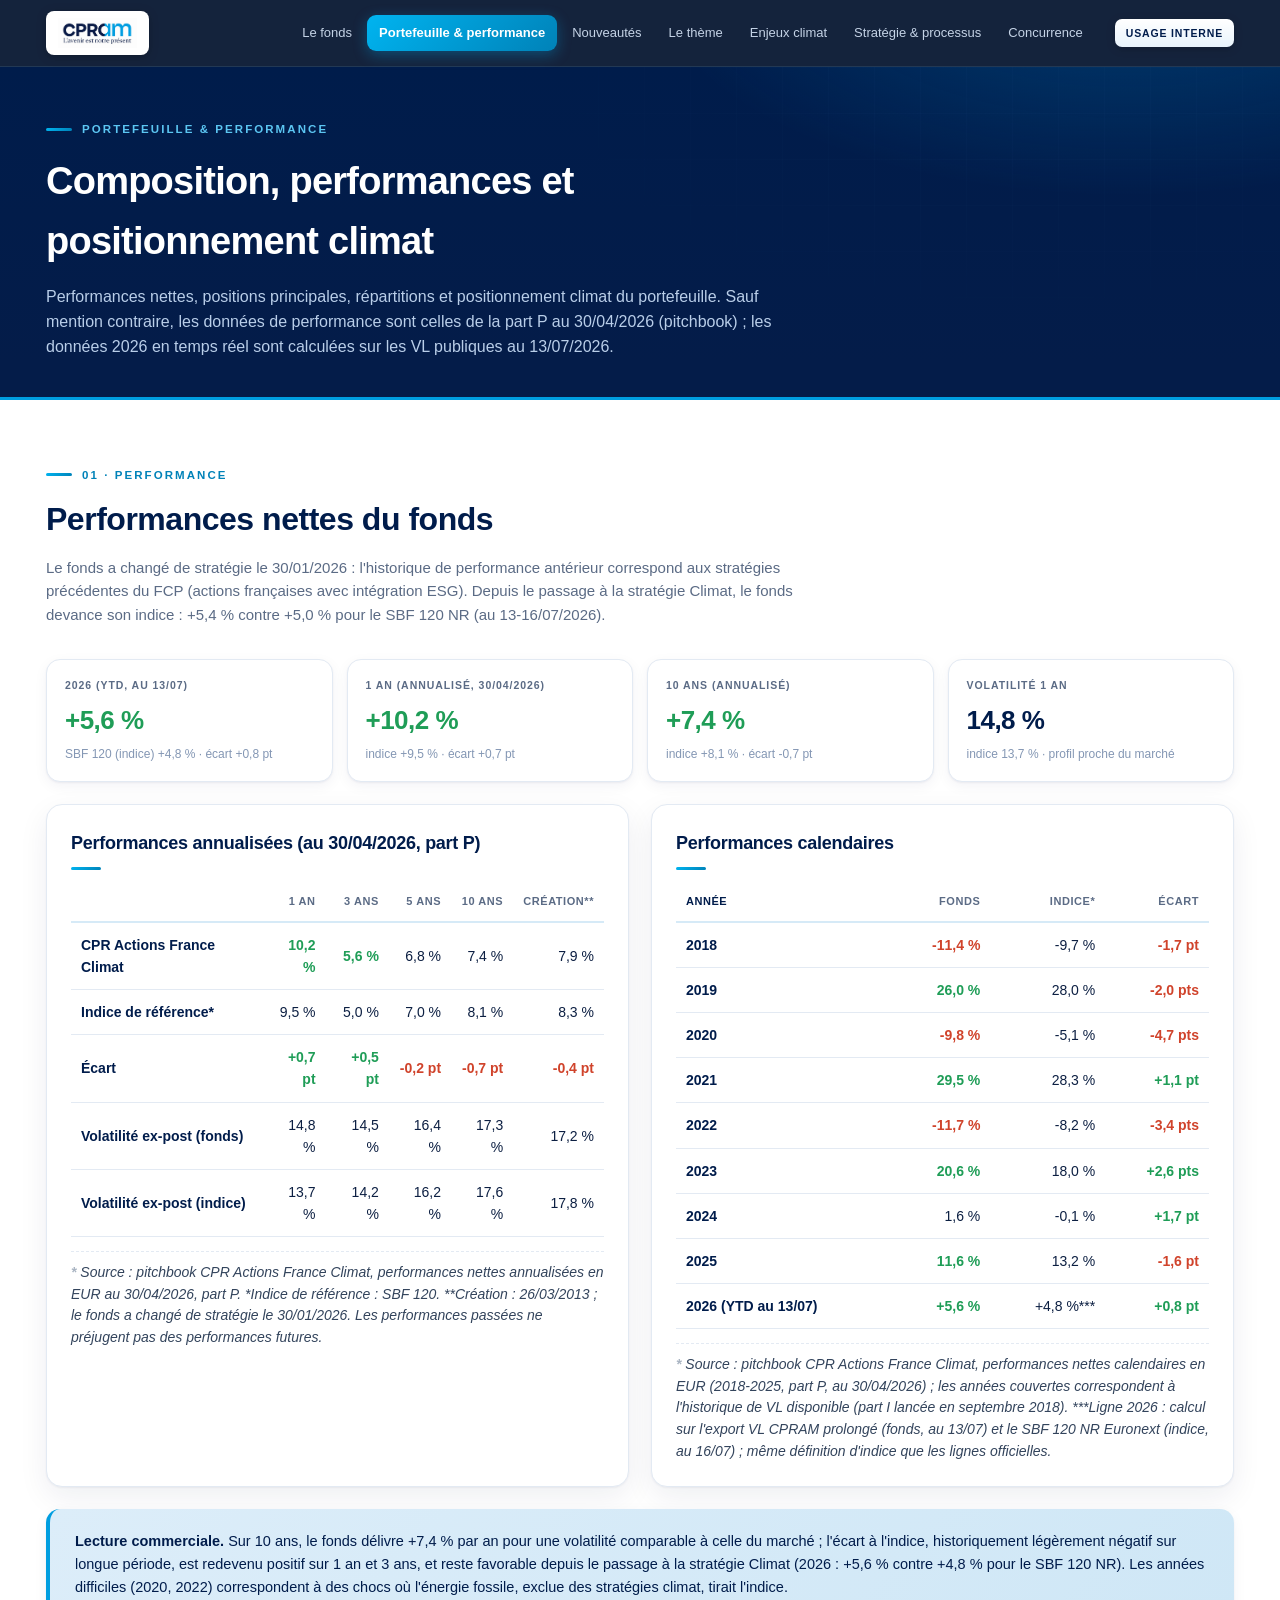
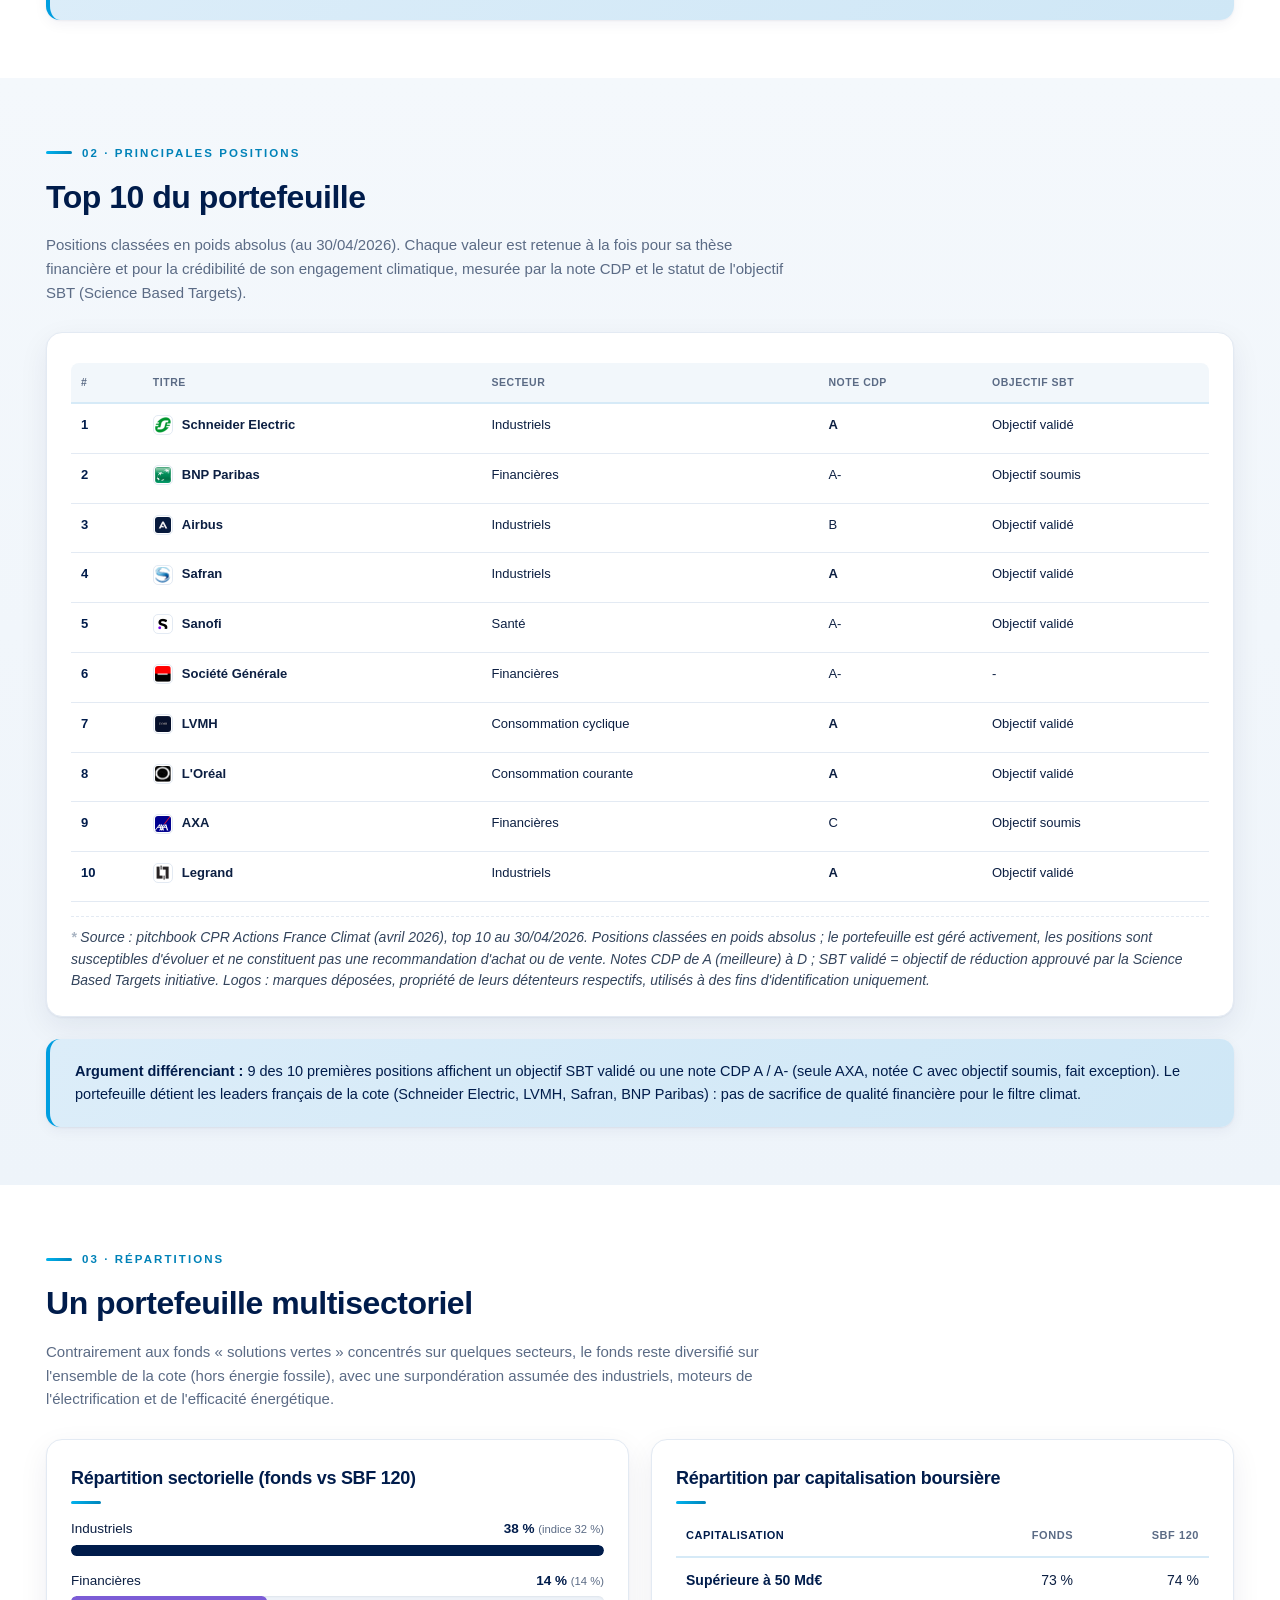
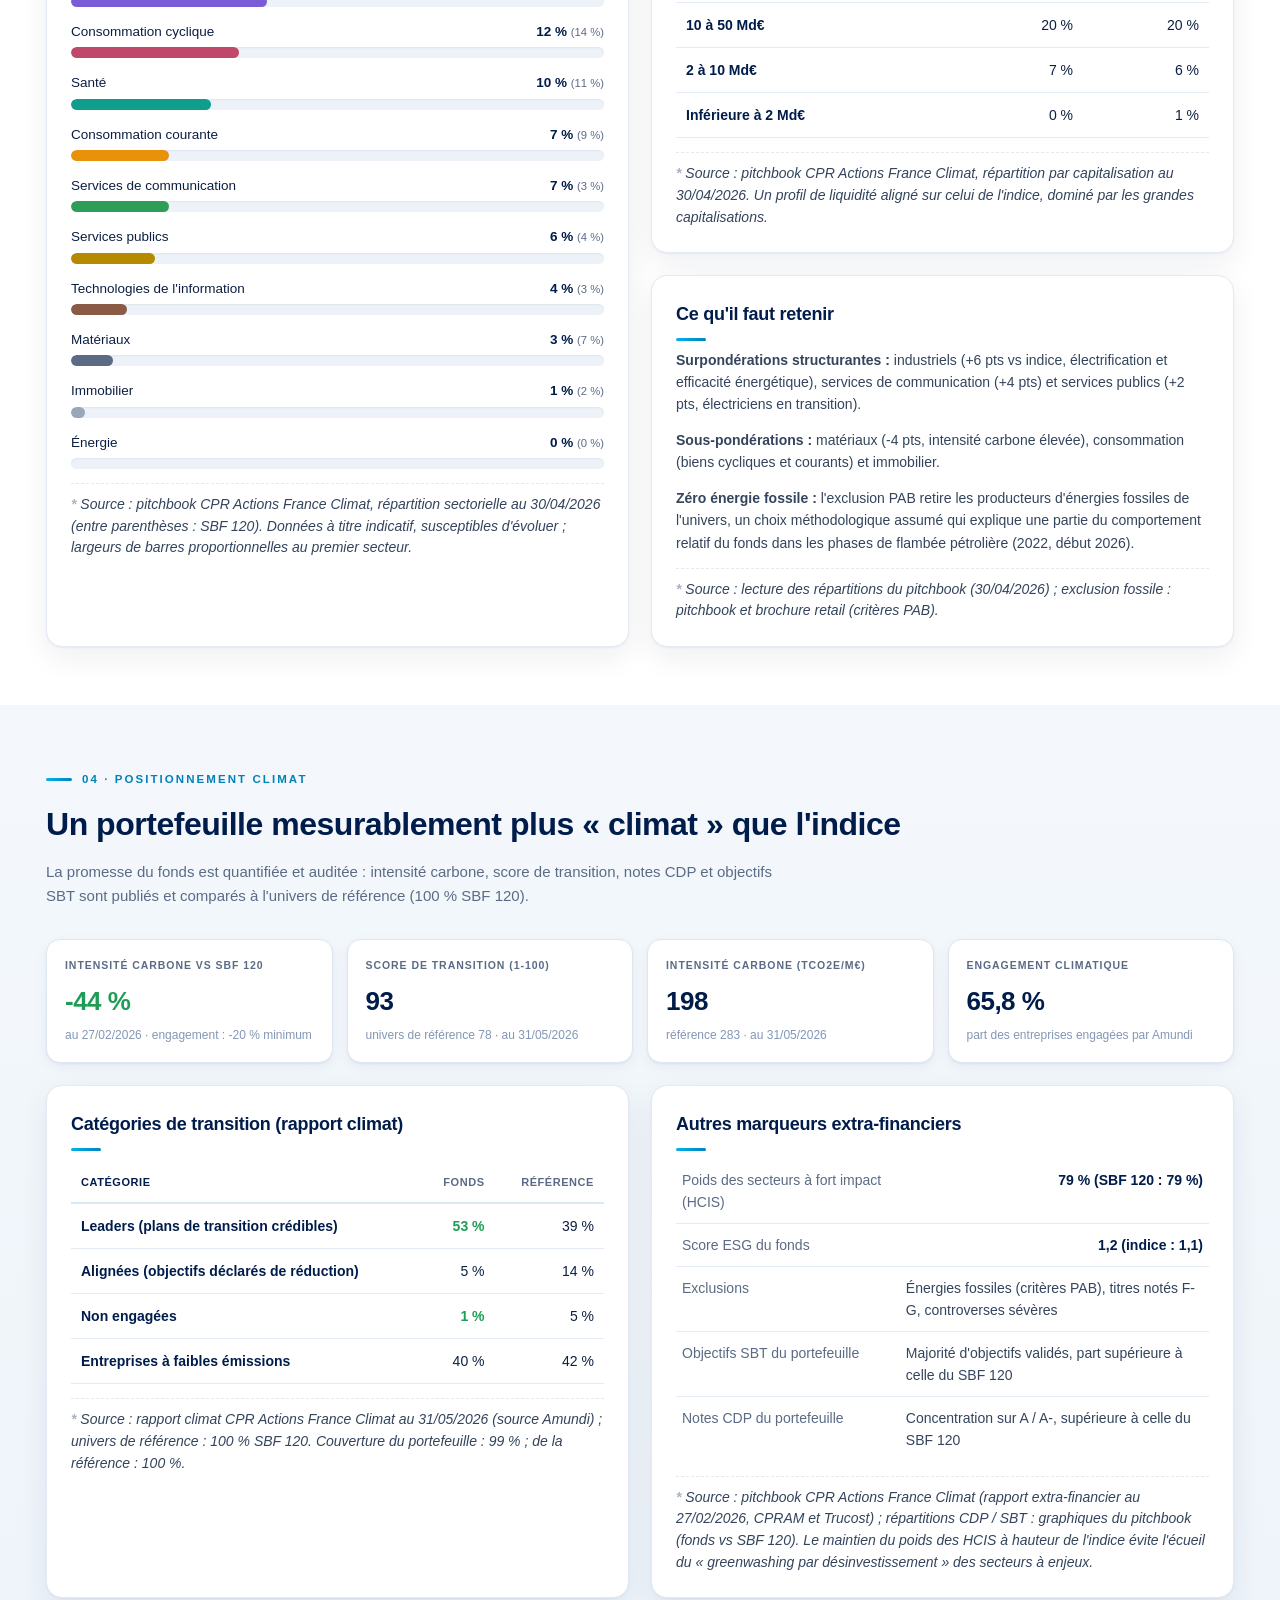
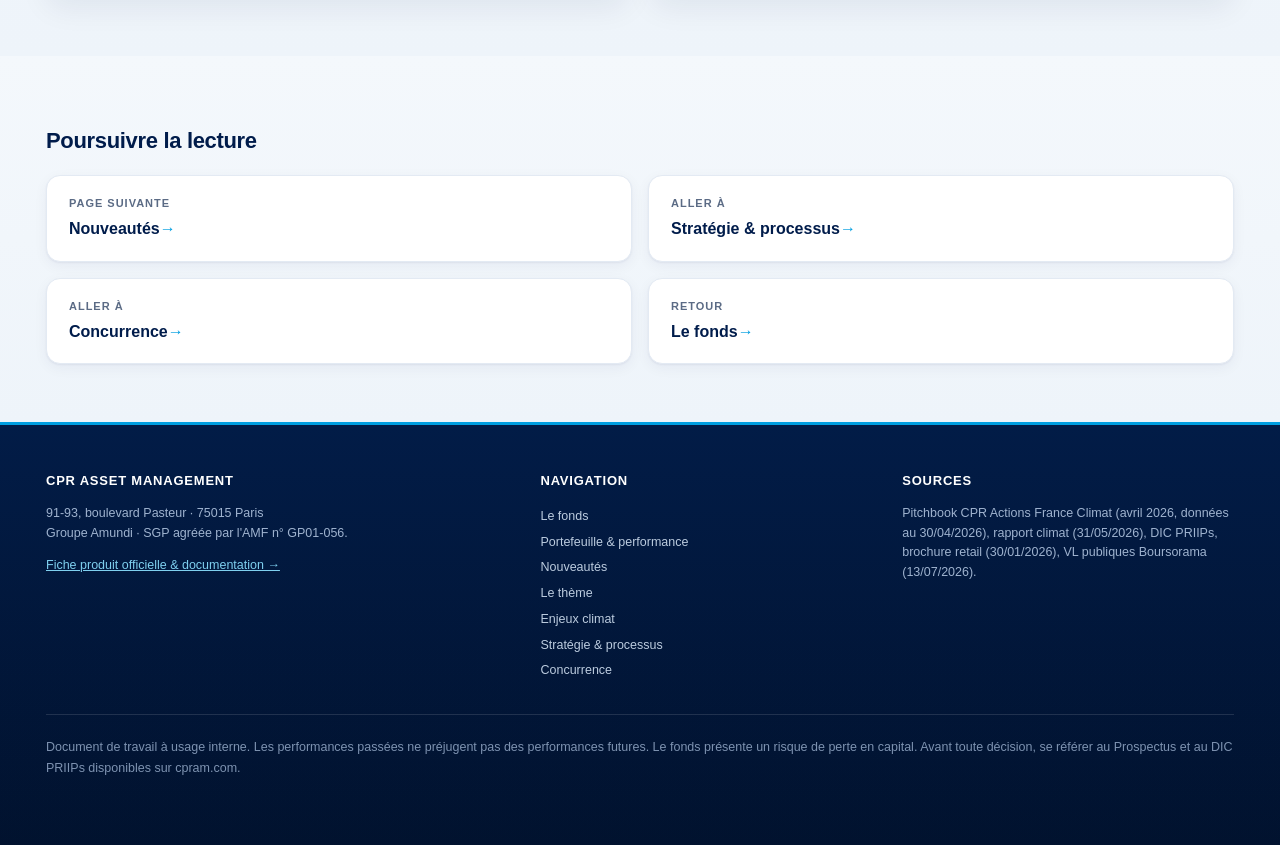
<file: portefeuille.html>
<!DOCTYPE html>
<html lang="fr">
<head>
<meta charset="utf-8">
<meta name="viewport" content="width=device-width, initial-scale=1">
<title>Portefeuille &amp; performance | CPR Actions France Climat</title>
<link rel="stylesheet" href="styles.css?v=20260722">
</head>
<body>

<header class="top">
  <div class="wrap">
    <a class="brand" href="index.html"><span class="logobox"><img src="cpram-logo.jpg" alt="CPRAM"></span></a>
    <nav>
      <a href="index.html">Le fonds</a>
      <a href="portefeuille.html" class="active">Portefeuille &amp; performance</a>
      <a href="nouveautes.html">Nouveautés</a>
      <a href="theme.html">Le thème</a>
      <a href="enjeux.html">Enjeux climat</a>
      <a href="strategie.html">Stratégie &amp; processus</a>
      <a href="concurrence.html">Concurrence</a>
    </nav>
    <span class="badge-int">Usage interne</span>
  </div>
</header>

<div class="phero">
  <div class="wrap">
    <div class="eyebrow">Portefeuille &amp; performance</div>
    <h1>Composition, performances et positionnement climat</h1>
    <p class="lead">Performances nettes, positions principales, répartitions et positionnement climat du portefeuille. Sauf mention contraire, les données de performance sont celles de la part P au 30/04/2026 (pitchbook)&nbsp;; les données 2026 en temps réel sont calculées sur les VL publiques au 13/07/2026.</p>
  </div>
</div>

<!-- PERFORMANCE -->
<section id="perf">
  <div class="wrap">
    <div class="sec-head">
      <div class="eyebrow">01 · Performance</div>
      <h2>Performances nettes du fonds</h2>
      <p>Le fonds a changé de stratégie le 30/01/2026&nbsp;: l'historique de performance antérieur correspond aux stratégies précédentes du FCP (actions françaises avec intégration ESG). Depuis le passage à la stratégie Climat, le fonds devance son indice&nbsp;: +5,4&nbsp;% contre +5,0&nbsp;% pour le SBF 120 NR (au 13-16/07/2026).</p>
    </div>

    <div class="kpis" style="margin-bottom:22px">
      <div class="kpi"><div class="lab">2026 (YTD, au 13/07)</div><div class="val pos">+5,6 %</div><div class="sub">SBF 120 (indice) +4,8 % · écart +0,8 pt</div></div>
      <div class="kpi"><div class="lab">1 an (annualisé, 30/04/2026)</div><div class="val pos">+10,2 %</div><div class="sub">indice +9,5 % · écart +0,7 pt</div></div>
      <div class="kpi"><div class="lab">10 ans (annualisé)</div><div class="val pos">+7,4 %</div><div class="sub">indice +8,1 % · écart -0,7 pt</div></div>
      <div class="kpi"><div class="lab">Volatilité 1 an</div><div class="val">14,8 %</div><div class="sub">indice 13,7 % · profil proche du marché</div></div>
    </div>

    <div class="grid2">
      <div class="card">
        <h3>Performances annualisées (au 30/04/2026, part P)</h3>
        <div class="scroll-x">
        <table class="perf-table" style="margin-top:8px">
          <thead><tr><th></th><th>1 an</th><th>3 ans</th><th>5 ans</th><th>10 ans</th><th>Création**</th></tr></thead>
          <tbody>
            <tr><td>CPR Actions France Climat</td><td class="pos">10,2 %</td><td class="pos">5,6 %</td><td>6,8 %</td><td>7,4 %</td><td>7,9 %</td></tr>
            <tr><td>Indice de référence*</td><td>9,5 %</td><td>5,0 %</td><td>7,0 %</td><td>8,1 %</td><td>8,3 %</td></tr>
            <tr><td>Écart</td><td class="pos">+0,7 pt</td><td class="pos">+0,5 pt</td><td class="neg">-0,2 pt</td><td class="neg">-0,7 pt</td><td class="neg">-0,4 pt</td></tr>
            <tr><td>Volatilité ex-post (fonds)</td><td>14,8 %</td><td>14,5 %</td><td>16,4 %</td><td>17,3 %</td><td>17,2 %</td></tr>
            <tr><td>Volatilité ex-post (indice)</td><td>13,7 %</td><td>14,2 %</td><td>16,2 %</td><td>17,6 %</td><td>17,8 %</td></tr>
          </tbody>
        </table>
        </div>
        <p class="srcline">Source&nbsp;: pitchbook CPR Actions France Climat, performances nettes annualisées en EUR au 30/04/2026, part P. *Indice de référence&nbsp;: SBF 120. **Création&nbsp;: 26/03/2013&nbsp;; le fonds a changé de stratégie le 30/01/2026. Les performances passées ne préjugent pas des performances futures.</p>
      </div>

      <div class="card">
        <h3>Performances calendaires</h3>
        <div class="scroll-x">
        <table class="perf-table" style="margin-top:8px">
          <thead><tr><th>Année</th><th>Fonds</th><th>Indice*</th><th>Écart</th></tr></thead>
          <tbody>
            <tr><td>2018</td><td class="neg">-11,4 %</td><td>-9,7 %</td><td class="neg">-1,7 pt</td></tr>
            <tr><td>2019</td><td class="pos">26,0 %</td><td>28,0 %</td><td class="neg">-2,0 pts</td></tr>
            <tr><td>2020</td><td class="neg">-9,8 %</td><td>-5,1 %</td><td class="neg">-4,7 pts</td></tr>
            <tr><td>2021</td><td class="pos">29,5 %</td><td>28,3 %</td><td class="pos">+1,1 pt</td></tr>
            <tr><td>2022</td><td class="neg">-11,7 %</td><td>-8,2 %</td><td class="neg">-3,4 pts</td></tr>
            <tr><td>2023</td><td class="pos">20,6 %</td><td>18,0 %</td><td class="pos">+2,6 pts</td></tr>
            <tr><td>2024</td><td>1,6 %</td><td>-0,1 %</td><td class="pos">+1,7 pt</td></tr>
            <tr><td>2025</td><td class="pos">11,6 %</td><td>13,2 %</td><td class="neg">-1,6 pt</td></tr>
            <tr><td>2026 (YTD au 13/07)</td><td class="pos">+5,6 %</td><td>+4,8 %***</td><td class="pos">+0,8 pt</td></tr>
          </tbody>
        </table>
        </div>
        <p class="srcline">Source&nbsp;: pitchbook CPR Actions France Climat, performances nettes calendaires en EUR (2018-2025, part P, au 30/04/2026)&nbsp;; les années couvertes correspondent à l'historique de VL disponible (part I lancée en septembre 2018). ***Ligne 2026&nbsp;: calcul sur l'export VL CPRAM prolongé (fonds, au 13/07) et le SBF 120 NR Euronext (indice, au 16/07)&nbsp;; même définition d'indice que les lignes officielles.</p>
      </div>
    </div>

    <div class="callout" style="margin-top:22px">
      <p><b>Lecture commerciale.</b> Sur 10 ans, le fonds délivre +7,4 % par an pour une volatilité comparable à celle du marché&nbsp;; l'écart à l'indice, historiquement légèrement négatif sur longue période, est redevenu positif sur 1 an et 3 ans, et reste favorable depuis le passage à la stratégie Climat (2026&nbsp;: +5,6 % contre +4,8 % pour le SBF 120 NR). Les années difficiles (2020, 2022) correspondent à des chocs où l'énergie fossile, exclue des stratégies climat, tirait l'indice.</p>
    </div>
  </div>
</section>

<!-- TOP 10 -->
<section class="alt" id="top10">
  <div class="wrap">
    <div class="sec-head">
      <div class="eyebrow">02 · Principales positions</div>
      <h2>Top 10 du portefeuille</h2>
      <p>Positions classées en poids absolus (au 30/04/2026). Chaque valeur est retenue à la fois pour sa thèse financière et pour la crédibilité de son engagement climatique, mesurée par la note CDP et le statut de l'objectif SBT (Science Based Targets).</p>
    </div>
    <div class="card">
      <div class="scroll-x">
      <table class="comp-table" style="margin-top:6px">
        <thead><tr><th>#</th><th>Titre</th><th>Secteur</th><th>Note CDP</th><th>Objectif SBT</th></tr></thead>
        <tbody>
          <tr><td>1</td><td><span class="lgcell"><img src="logos/schneider.png" alt="" loading="lazy"><b>Schneider Electric</b></span></td><td>Industriels</td><td><b>A</b></td><td>Objectif validé</td></tr>
          <tr><td>2</td><td><span class="lgcell"><img src="logos/bnp.png" alt="" loading="lazy"><b>BNP Paribas</b></span></td><td>Financières</td><td>A-</td><td>Objectif soumis</td></tr>
          <tr><td>3</td><td><span class="lgcell"><img src="logos/airbus.png" alt="" loading="lazy"><b>Airbus</b></span></td><td>Industriels</td><td>B</td><td>Objectif validé</td></tr>
          <tr><td>4</td><td><span class="lgcell"><img src="logos/safran.png" alt="" loading="lazy"><b>Safran</b></span></td><td>Industriels</td><td><b>A</b></td><td>Objectif validé</td></tr>
          <tr><td>5</td><td><span class="lgcell"><img src="logos/sanofi.png" alt="" loading="lazy"><b>Sanofi</b></span></td><td>Santé</td><td>A-</td><td>Objectif validé</td></tr>
          <tr><td>6</td><td><span class="lgcell"><img src="logos/socgen.png" alt="" loading="lazy"><b>Société Générale</b></span></td><td>Financières</td><td>A-</td><td>-</td></tr>
          <tr><td>7</td><td><span class="lgcell"><img src="logos/lvmh.png" alt="" loading="lazy"><b>LVMH</b></span></td><td>Consommation cyclique</td><td><b>A</b></td><td>Objectif validé</td></tr>
          <tr><td>8</td><td><span class="lgcell"><img src="logos/loreal.png" alt="" loading="lazy"><b>L'Oréal</b></span></td><td>Consommation courante</td><td><b>A</b></td><td>Objectif validé</td></tr>
          <tr><td>9</td><td><span class="lgcell"><img src="logos/axa.png" alt="" loading="lazy"><b>AXA</b></span></td><td>Financières</td><td>C</td><td>Objectif soumis</td></tr>
          <tr><td>10</td><td><span class="lgcell"><img src="logos/legrand.png" alt="" loading="lazy"><b>Legrand</b></span></td><td>Industriels</td><td><b>A</b></td><td>Objectif validé</td></tr>
        </tbody>
      </table>
      </div>
      <p class="srcline">Source&nbsp;: pitchbook CPR Actions France Climat (avril 2026), top 10 au 30/04/2026. Positions classées en poids absolus&nbsp;; le portefeuille est géré activement, les positions sont susceptibles d'évoluer et ne constituent pas une recommandation d'achat ou de vente. Notes CDP de A (meilleure) à D&nbsp;; SBT validé = objectif de réduction approuvé par la Science Based Targets initiative. Logos&nbsp;: marques déposées, propriété de leurs détenteurs respectifs, utilisés à des fins d'identification uniquement.</p>
    </div>

    <div class="callout" style="margin-top:22px">
      <p><b>Argument différenciant&nbsp;:</b> 9 des 10 premières positions affichent un objectif SBT validé ou une note CDP A / A- (seule AXA, notée C avec objectif soumis, fait exception). Le portefeuille détient les leaders français de la cote (Schneider Electric, LVMH, Safran, BNP Paribas)&nbsp;: pas de sacrifice de qualité financière pour le filtre climat.</p>
    </div>
  </div>
</section>

<!-- REPARTITIONS -->
<section id="repartitions">
  <div class="wrap">
    <div class="sec-head">
      <div class="eyebrow">03 · Répartitions</div>
      <h2>Un portefeuille multisectoriel</h2>
      <p>Contrairement aux fonds «&nbsp;solutions vertes&nbsp;» concentrés sur quelques secteurs, le fonds reste diversifié sur l'ensemble de la cote (hors énergie fossile), avec une surpondération assumée des industriels, moteurs de l'électrification et de l'efficacité énergétique.</p>
    </div>

    <div class="grid2">
      <div class="card">
        <h3>Répartition sectorielle (fonds vs SBF 120)</h3>
        <div class="alloc" style="margin-top:14px">
          <div class="arow"><div class="at"><span>Industriels</span><b>38 % <small style="color:var(--muted)">(indice 32 %)</small></b></div><div class="bar2"><i style="width:100%;background:var(--navy)"></i></div></div>
          <div class="arow"><div class="at"><span>Financières</span><b>14 % <small style="color:var(--muted)">(14 %)</small></b></div><div class="bar2"><i style="width:36.8%;background:#7C5CD6"></i></div></div>
          <div class="arow"><div class="at"><span>Consommation cyclique</span><b>12 % <small style="color:var(--muted)">(14 %)</small></b></div><div class="bar2"><i style="width:31.6%;background:#C0496B"></i></div></div>
          <div class="arow"><div class="at"><span>Santé</span><b>10 % <small style="color:var(--muted)">(11 %)</small></b></div><div class="bar2"><i style="width:26.3%;background:#0F9D8E"></i></div></div>
          <div class="arow"><div class="at"><span>Consommation courante</span><b>7 % <small style="color:var(--muted)">(9 %)</small></b></div><div class="bar2"><i style="width:18.4%;background:#E8920C"></i></div></div>
          <div class="arow"><div class="at"><span>Services de communication</span><b>7 % <small style="color:var(--muted)">(3 %)</small></b></div><div class="bar2"><i style="width:18.4%;background:#2F9D5A"></i></div></div>
          <div class="arow"><div class="at"><span>Services publics</span><b>6 % <small style="color:var(--muted)">(4 %)</small></b></div><div class="bar2"><i style="width:15.8%;background:#B58900"></i></div></div>
          <div class="arow"><div class="at"><span>Technologies de l'information</span><b>4 % <small style="color:var(--muted)">(3 %)</small></b></div><div class="bar2"><i style="width:10.5%;background:#8a5a44"></i></div></div>
          <div class="arow"><div class="at"><span>Matériaux</span><b>3 % <small style="color:var(--muted)">(7 %)</small></b></div><div class="bar2"><i style="width:7.9%;background:#5b6b85"></i></div></div>
          <div class="arow"><div class="at"><span>Immobilier</span><b>1 % <small style="color:var(--muted)">(2 %)</small></b></div><div class="bar2"><i style="width:2.6%;background:#9aa7b8"></i></div></div>
          <div class="arow"><div class="at"><span>Énergie</span><b>0 % <small style="color:var(--muted)">(0 %)</small></b></div><div class="bar2"><i style="width:0%;background:#9aa7b8"></i></div></div>
        </div>
        <p class="srcline">Source&nbsp;: pitchbook CPR Actions France Climat, répartition sectorielle au 30/04/2026 (entre parenthèses&nbsp;: SBF 120). Données à titre indicatif, susceptibles d'évoluer&nbsp;; largeurs de barres proportionnelles au premier secteur.</p>
      </div>

      <div style="display:flex;flex-direction:column;gap:22px">
        <div class="card">
          <h3>Répartition par capitalisation boursière</h3>
          <div class="scroll-x">
          <table class="perf-table" style="margin-top:8px">
            <thead><tr><th>Capitalisation</th><th>Fonds</th><th>SBF 120</th></tr></thead>
            <tbody>
              <tr><td>Supérieure à 50 Md€</td><td>73 %</td><td>74 %</td></tr>
              <tr><td>10 à 50 Md€</td><td>20 %</td><td>20 %</td></tr>
              <tr><td>2 à 10 Md€</td><td>7 %</td><td>6 %</td></tr>
              <tr><td>Inférieure à 2 Md€</td><td>0 %</td><td>1 %</td></tr>
            </tbody>
          </table>
          </div>
          <p class="srcline">Source&nbsp;: pitchbook CPR Actions France Climat, répartition par capitalisation au 30/04/2026. Un profil de liquidité aligné sur celui de l'indice, dominé par les grandes capitalisations.</p>
        </div>
        <div class="card">
          <h3>Ce qu'il faut retenir</h3>
          <p style="margin-top:8px"><b>Surpondérations structurantes&nbsp;:</b> industriels (+6 pts vs indice, électrification et efficacité énergétique), services de communication (+4 pts) et services publics (+2 pts, électriciens en transition).</p>
          <p><b>Sous-pondérations&nbsp;:</b> matériaux (-4 pts, intensité carbone élevée), consommation (biens cycliques et courants) et immobilier.</p>
          <p><b>Zéro énergie fossile&nbsp;:</b> l'exclusion PAB retire les producteurs d'énergies fossiles de l'univers, un choix méthodologique assumé qui explique une partie du comportement relatif du fonds dans les phases de flambée pétrolière (2022, début 2026).</p>
          <p class="srcline">Source&nbsp;: lecture des répartitions du pitchbook (30/04/2026)&nbsp;; exclusion fossile&nbsp;: pitchbook et brochure retail (critères PAB).</p>
        </div>
      </div>
    </div>
  </div>
</section>

<!-- POSITIONNEMENT CLIMAT -->
<section class="alt" id="climat">
  <div class="wrap">
    <div class="sec-head">
      <div class="eyebrow">04 · Positionnement climat</div>
      <h2>Un portefeuille mesurablement plus «&nbsp;climat&nbsp;» que l'indice</h2>
      <p>La promesse du fonds est quantifiée et auditée&nbsp;: intensité carbone, score de transition, notes CDP et objectifs SBT sont publiés et comparés à l'univers de référence (100 % SBF 120).</p>
    </div>

    <div class="kpis" style="margin-bottom:22px">
      <div class="kpi"><div class="lab">Intensité carbone vs SBF 120</div><div class="val pos">-44 %</div><div class="sub">au 27/02/2026 · engagement&nbsp;: -20 % minimum</div></div>
      <div class="kpi"><div class="lab">Score de transition (1-100)</div><div class="val">93</div><div class="sub">univers de référence 78 · au 31/05/2026</div></div>
      <div class="kpi"><div class="lab">Intensité carbone (tCO2e/M€)</div><div class="val">198</div><div class="sub">référence 283 · au 31/05/2026</div></div>
      <div class="kpi"><div class="lab">Engagement climatique</div><div class="val">65,8 %</div><div class="sub">part des entreprises engagées par Amundi</div></div>
    </div>

    <div class="grid2">
      <div class="card">
        <h3>Catégories de transition (rapport climat)</h3>
        <div class="scroll-x">
        <table class="perf-table" style="margin-top:8px">
          <thead><tr><th>Catégorie</th><th>Fonds</th><th>Référence</th></tr></thead>
          <tbody>
            <tr><td>Leaders (plans de transition crédibles)</td><td class="pos">53 %</td><td>39 %</td></tr>
            <tr><td>Alignées (objectifs déclarés de réduction)</td><td>5 %</td><td>14 %</td></tr>
            <tr><td>Non engagées</td><td class="pos">1 %</td><td>5 %</td></tr>
            <tr><td>Entreprises à faibles émissions</td><td>40 %</td><td>42 %</td></tr>
          </tbody>
        </table>
        </div>
        <p class="srcline">Source&nbsp;: rapport climat CPR Actions France Climat au 31/05/2026 (source Amundi)&nbsp;; univers de référence&nbsp;: 100 % SBF 120. Couverture du portefeuille&nbsp;: 99 %&nbsp;; de la référence&nbsp;: 100 %.</p>
      </div>
      <div class="card">
        <h3>Autres marqueurs extra-financiers</h3>
        <table class="idtable" style="margin-top:8px">
          <tr><td>Poids des secteurs à fort impact (HCIS)</td><td>79 % (SBF 120&nbsp;: 79 %)</td></tr>
          <tr><td>Score ESG du fonds</td><td>1,2 (indice&nbsp;: 1,1)</td></tr>
          <tr><td>Exclusions</td><td class="lng">Énergies fossiles (critères PAB), titres notés F-G, controverses sévères</td></tr>
          <tr><td>Objectifs SBT du portefeuille</td><td class="lng">Majorité d'objectifs validés, part supérieure à celle du SBF 120</td></tr>
          <tr><td>Notes CDP du portefeuille</td><td class="lng">Concentration sur A / A-, supérieure à celle du SBF 120</td></tr>
        </table>
        <p class="srcline">Source&nbsp;: pitchbook CPR Actions France Climat (rapport extra-financier au 27/02/2026, CPRAM et Trucost)&nbsp;; répartitions CDP / SBT&nbsp;: graphiques du pitchbook (fonds vs SBF 120). Le maintien du poids des HCIS à hauteur de l'indice évite l'écueil du «&nbsp;greenwashing par désinvestissement&nbsp;» des secteurs à enjeux.</p>
      </div>
    </div>
  </div>
</section>

<!-- NEXT -->
<section class="alt" id="suite">
  <div class="wrap">
    <div class="sec-head" style="margin-bottom:16px"><h2 style="font-size:22px">Poursuivre la lecture</h2></div>
    <div class="nextnav">
      <a href="nouveautes.html"><div class="nl">Page suivante</div><div class="nt">Nouveautés</div></a>
      <a href="strategie.html"><div class="nl">Aller à</div><div class="nt">Stratégie &amp; processus</div></a>
      <a href="concurrence.html"><div class="nl">Aller à</div><div class="nt">Concurrence</div></a>
      <a href="index.html"><div class="nl">Retour</div><div class="nt">Le fonds</div></a>
    </div>
  </div>
</section>

<footer>
  <div class="wrap">
    <div class="cols">
      <div>
        <h4>CPR Asset Management</h4>
        <p>91-93, boulevard Pasteur · 75015 Paris<br>Groupe Amundi · SGP agréée par l'AMF n° GP01-056.</p>
        <p style="margin-top:10px"><a href="https://cpram.com/fra/fr/particuliers/products/FR0013429974">Fiche produit officielle &amp; documentation →</a></p>
      </div>
      <div>
        <h4>Navigation</h4>
        <nav>
          <a href="index.html">Le fonds</a>
          <a href="portefeuille.html">Portefeuille &amp; performance</a>
          <a href="nouveautes.html">Nouveautés</a>
          <a href="theme.html">Le thème</a>
          <a href="enjeux.html">Enjeux climat</a>
          <a href="strategie.html">Stratégie &amp; processus</a>
          <a href="concurrence.html">Concurrence</a>
        </nav>
      </div>
      <div>
        <h4>Sources</h4>
        <p>Pitchbook CPR Actions France Climat (avril 2026, données au 30/04/2026), rapport climat (31/05/2026), DIC PRIIPs, brochure retail (30/01/2026), VL publiques Boursorama (13/07/2026).</p>
      </div>
    </div>
    <p class="disc">Document de travail à usage interne. Les performances passées ne préjugent pas des performances futures. Le fonds présente un risque de perte en capital. Avant toute décision, se référer au Prospectus et au DIC PRIIPs disponibles sur cpram.com.</p>
  </div>
</footer>

<script src="site.js?v=20260722"></script>
</body>
</html>
</file>
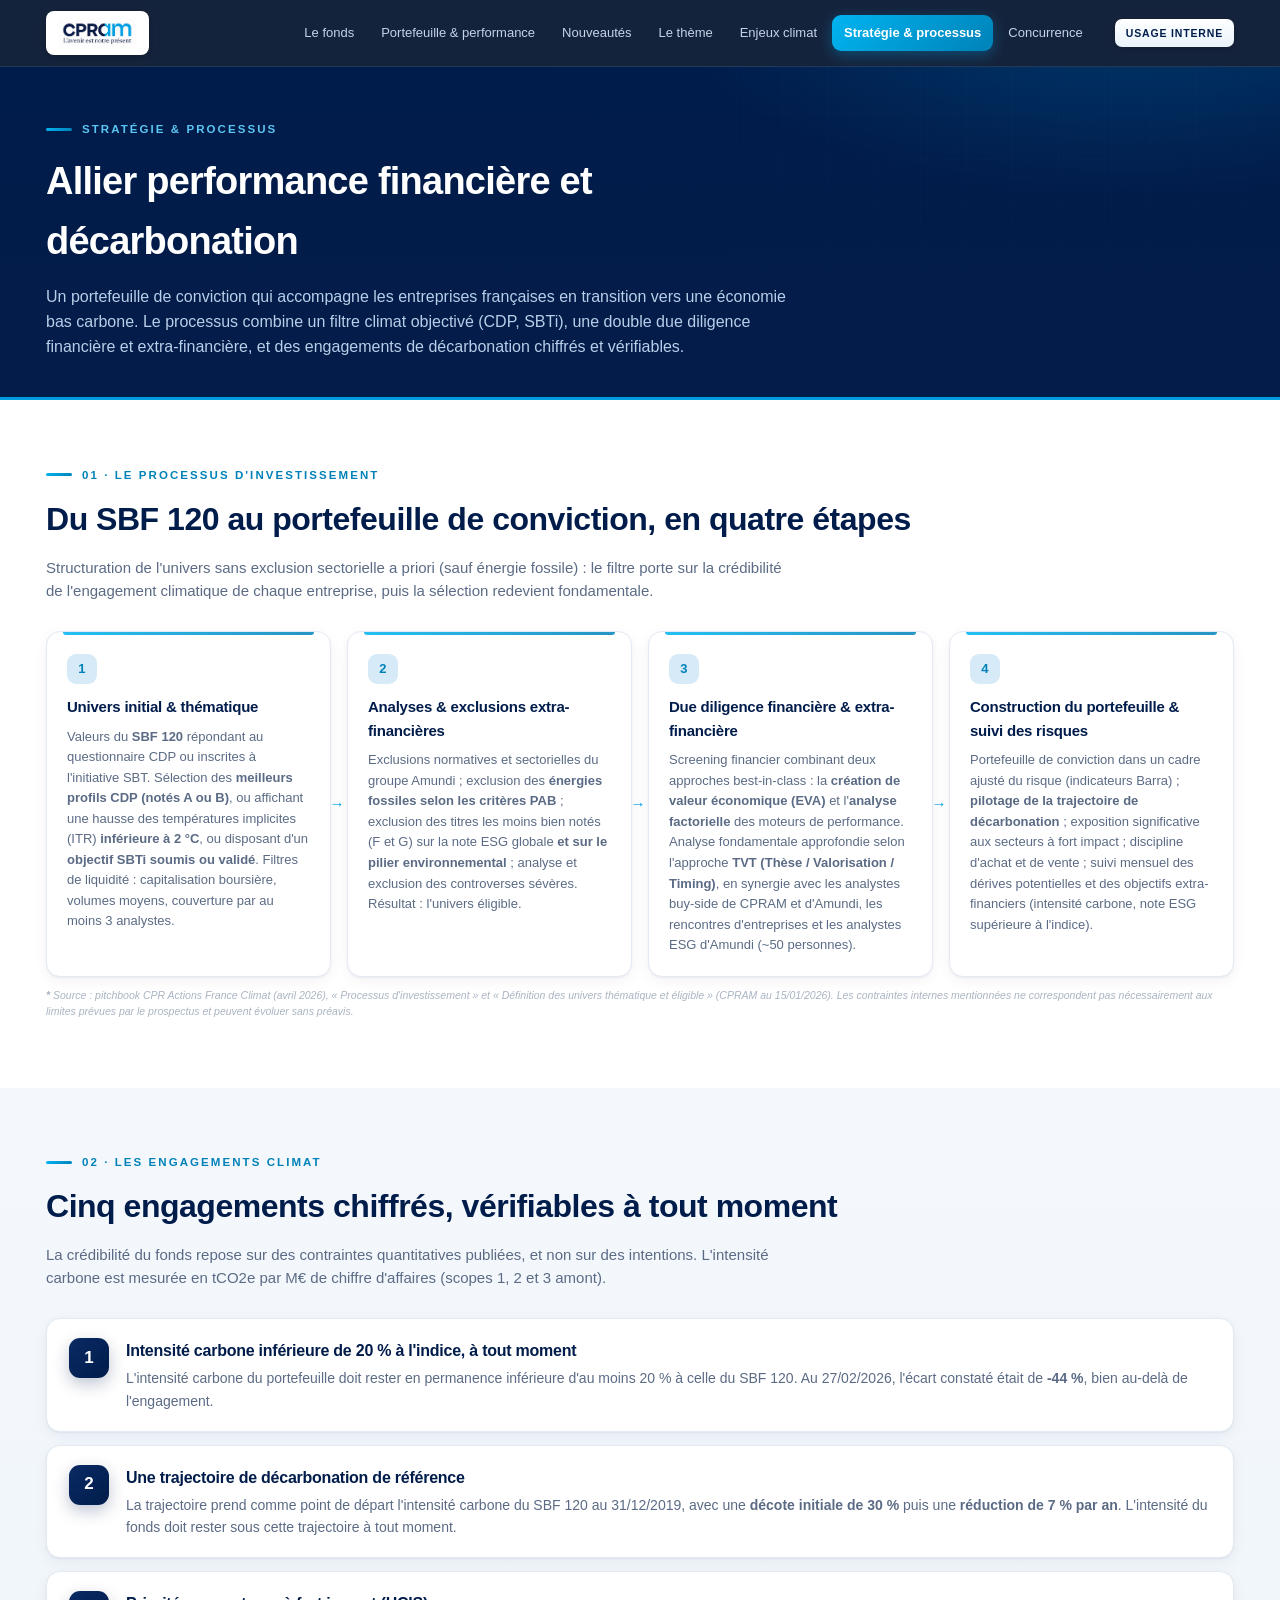
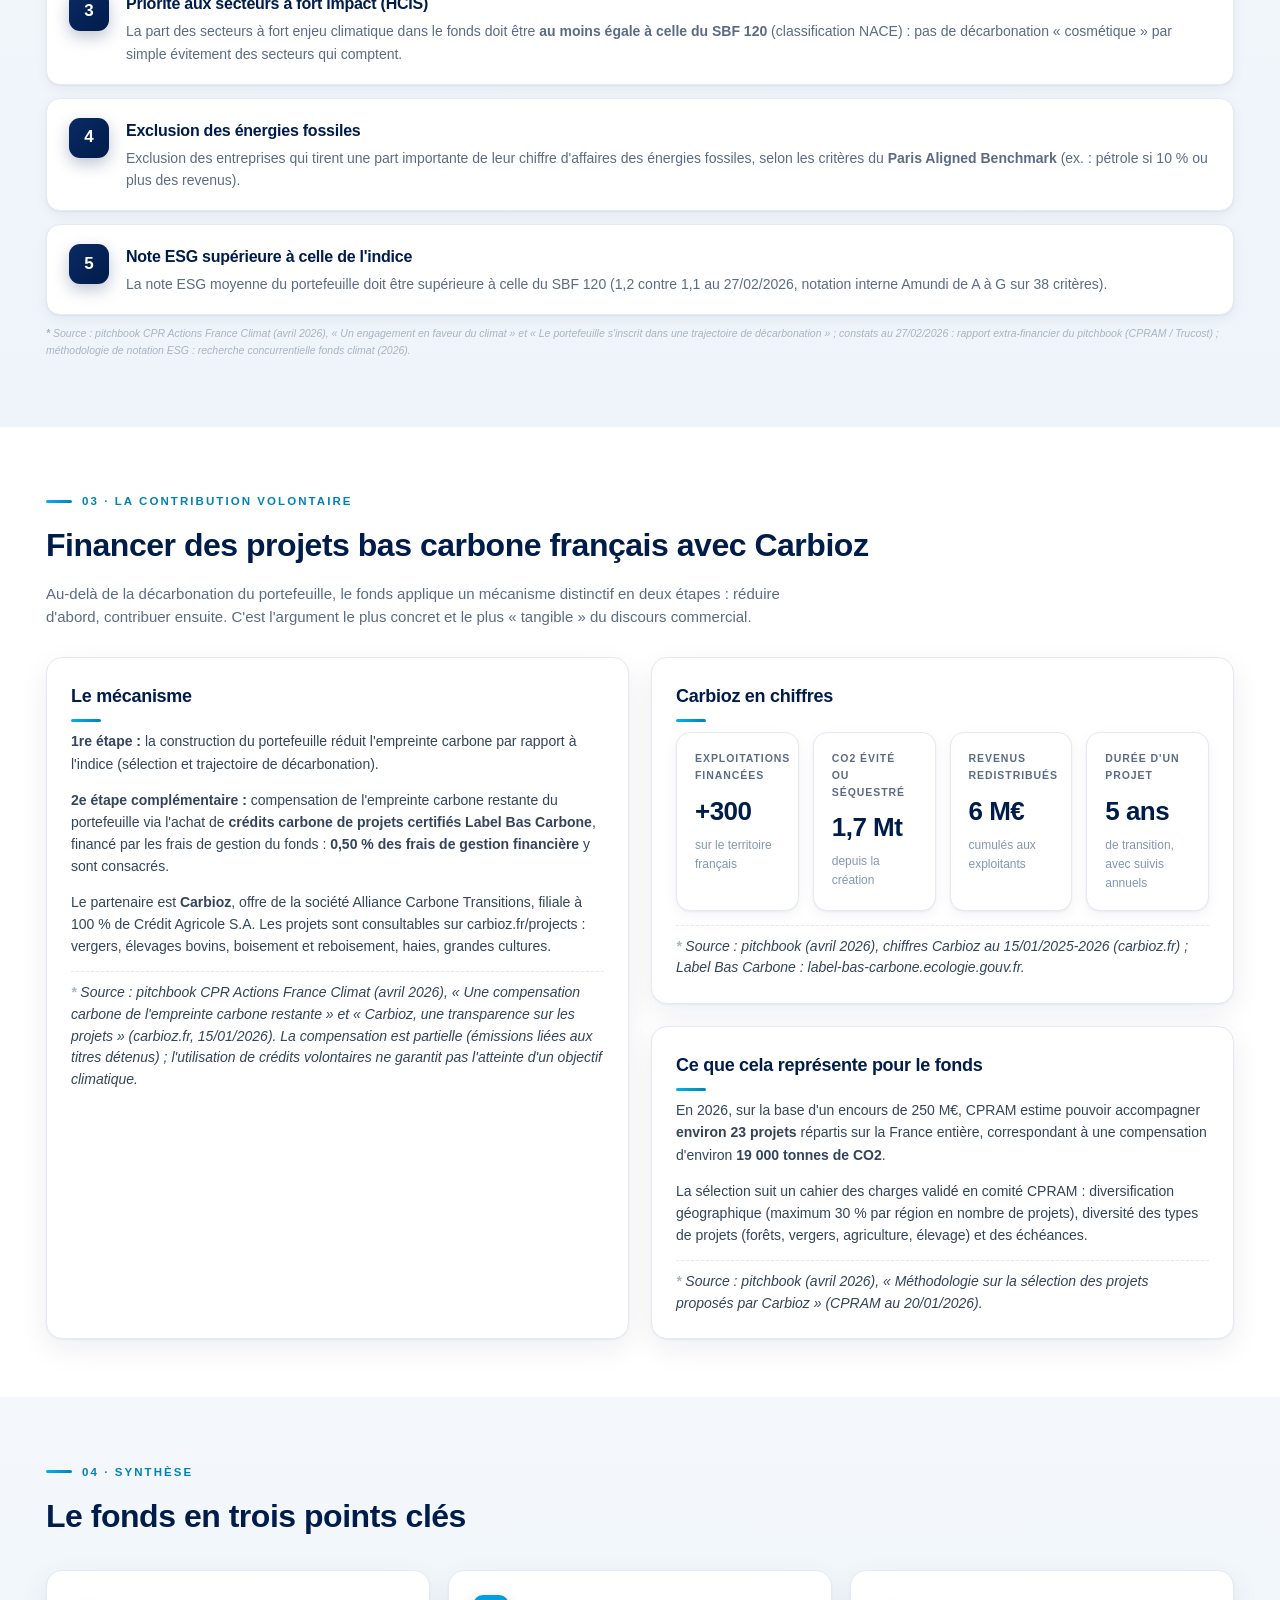
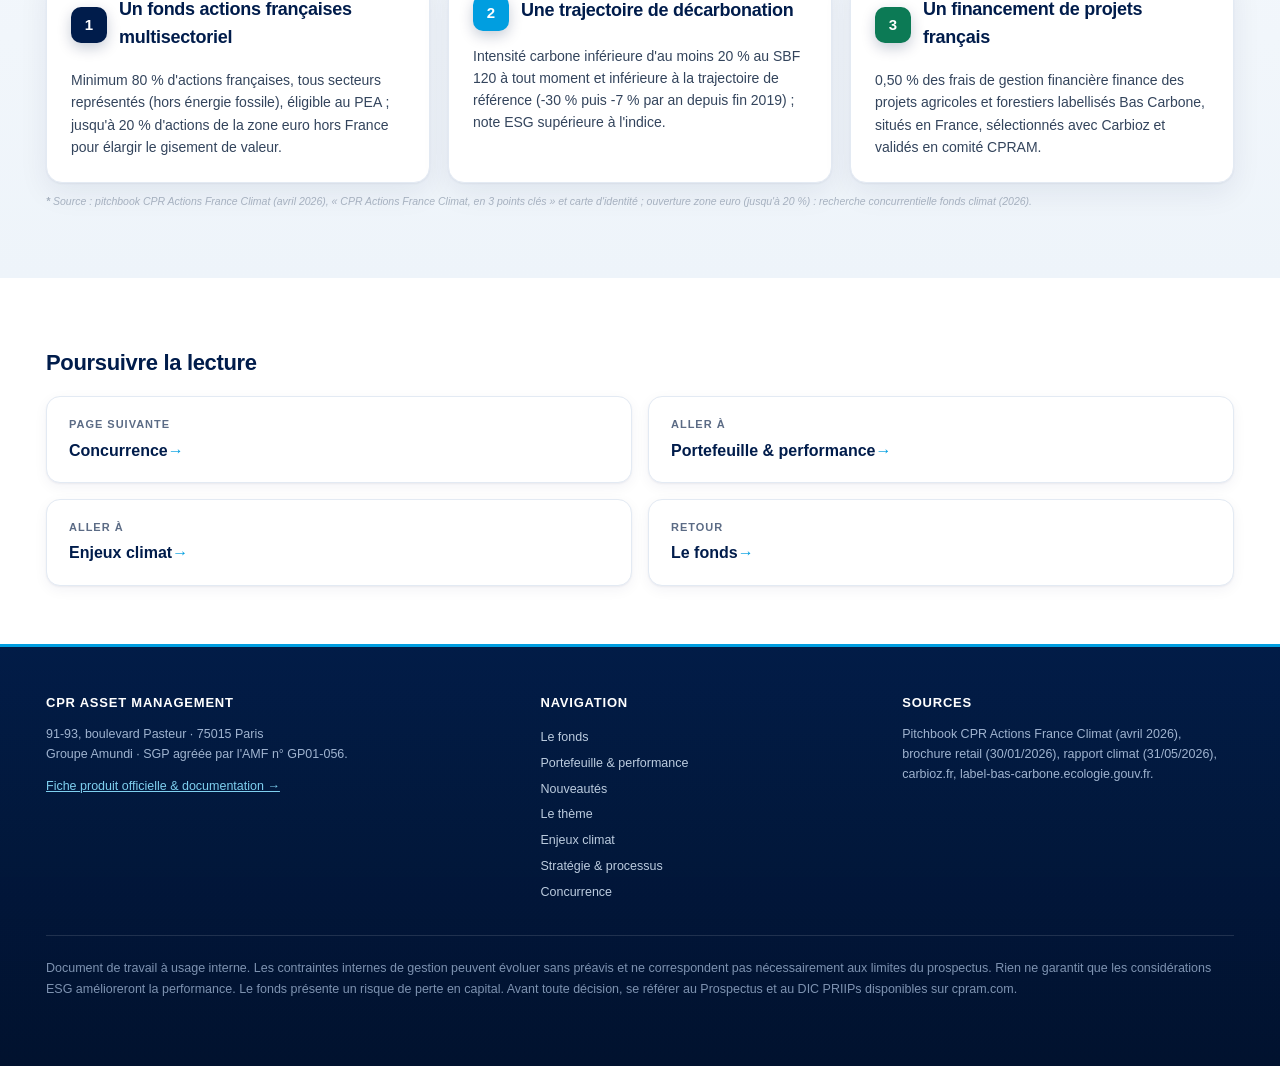
<file: strategie.html>
<!DOCTYPE html>
<html lang="fr">
<head>
<meta charset="utf-8">
<meta name="viewport" content="width=device-width, initial-scale=1">
<title>Stratégie &amp; processus | CPR Actions France Climat</title>
<link rel="stylesheet" href="styles.css?v=20260722">
</head>
<body>

<header class="top">
  <div class="wrap">
    <a class="brand" href="index.html"><span class="logobox"><img src="cpram-logo.jpg" alt="CPRAM"></span></a>
    <nav>
      <a href="index.html">Le fonds</a>
      <a href="portefeuille.html">Portefeuille &amp; performance</a>
      <a href="nouveautes.html">Nouveautés</a>
      <a href="theme.html">Le thème</a>
      <a href="enjeux.html">Enjeux climat</a>
      <a href="strategie.html" class="active">Stratégie &amp; processus</a>
      <a href="concurrence.html">Concurrence</a>
    </nav>
    <span class="badge-int">Usage interne</span>
  </div>
</header>

<div class="phero">
  <div class="wrap">
    <div class="eyebrow">Stratégie &amp; processus</div>
    <h1>Allier performance financière et décarbonation</h1>
    <p class="lead">Un portefeuille de conviction qui accompagne les entreprises françaises en transition vers une économie bas carbone. Le processus combine un filtre climat objectivé (CDP, SBTi), une double due diligence financière et extra-financière, et des engagements de décarbonation chiffrés et vérifiables.</p>
  </div>
</div>

<!-- PROCESSUS -->
<section id="processus">
  <div class="wrap">
    <div class="sec-head">
      <div class="eyebrow">01 · Le processus d'investissement</div>
      <h2>Du SBF 120 au portefeuille de conviction, en quatre étapes</h2>
      <p>Structuration de l'univers sans exclusion sectorielle a priori (sauf énergie fossile)&nbsp;: le filtre porte sur la crédibilité de l'engagement climatique de chaque entreprise, puis la sélection redevient fondamentale.</p>
    </div>

    <div class="steps">
      <div class="step">
        <div class="sn">1</div>
        <div>
          <h4>Univers initial &amp; thématique</h4>
          <p>Valeurs du <b>SBF 120</b> répondant au questionnaire CDP ou inscrites à l'initiative SBT. Sélection des <b>meilleurs profils CDP (notés A ou B)</b>, ou affichant une hausse des températures implicites (ITR) <b>inférieure à 2 °C</b>, ou disposant d'un <b>objectif SBTi soumis ou validé</b>. Filtres de liquidité&nbsp;: capitalisation boursière, volumes moyens, couverture par au moins 3 analystes.</p>
        </div>
      </div>
      <div class="step">
        <div class="sn">2</div>
        <div>
          <h4>Analyses &amp; exclusions extra-financières</h4>
          <p>Exclusions normatives et sectorielles du groupe Amundi&nbsp;; exclusion des <b>énergies fossiles selon les critères PAB</b>&nbsp;; exclusion des titres les moins bien notés (F et G) sur la note ESG globale <b>et sur le pilier environnemental</b>&nbsp;; analyse et exclusion des controverses sévères. Résultat&nbsp;: l'univers éligible.</p>
        </div>
      </div>
      <div class="step">
        <div class="sn">3</div>
        <div>
          <h4>Due diligence financière &amp; extra-financière</h4>
          <p>Screening financier combinant deux approches best-in-class&nbsp;: la <b>création de valeur économique (EVA)</b> et l'<b>analyse factorielle</b> des moteurs de performance. Analyse fondamentale approfondie selon l'approche <b>TVT (Thèse / Valorisation / Timing)</b>, en synergie avec les analystes buy-side de CPRAM et d'Amundi, les rencontres d'entreprises et les analystes ESG d'Amundi (~50 personnes).</p>
        </div>
      </div>
      <div class="step">
        <div class="sn">4</div>
        <div>
          <h4>Construction du portefeuille &amp; suivi des risques</h4>
          <p>Portefeuille de conviction dans un cadre ajusté du risque (indicateurs Barra)&nbsp;; <b>pilotage de la trajectoire de décarbonation</b>&nbsp;; exposition significative aux secteurs à fort impact&nbsp;; discipline d'achat et de vente&nbsp;; suivi mensuel des dérives potentielles et des objectifs extra-financiers (intensité carbone, note ESG supérieure à l'indice).</p>
        </div>
      </div>
    </div>
    <p class="srcline">Source&nbsp;: pitchbook CPR Actions France Climat (avril 2026), «&nbsp;Processus d'investissement&nbsp;» et «&nbsp;Définition des univers thématique et éligible&nbsp;» (CPRAM au 15/01/2026). Les contraintes internes mentionnées ne correspondent pas nécessairement aux limites prévues par le prospectus et peuvent évoluer sans préavis.</p>
  </div>
</section>

<!-- ENGAGEMENTS CLIMAT -->
<section class="alt" id="engagements">
  <div class="wrap">
    <div class="sec-head">
      <div class="eyebrow">02 · Les engagements climat</div>
      <h2>Cinq engagements chiffrés, vérifiables à tout moment</h2>
      <p>La crédibilité du fonds repose sur des contraintes quantitatives publiées, et non sur des intentions. L'intensité carbone est mesurée en tCO2e par M€ de chiffre d'affaires (scopes 1, 2 et 3 amont).</p>
    </div>
    <div class="reasons">
      <div class="reason"><div class="rn">1</div><div><h4>Intensité carbone inférieure de 20 % à l'indice, à tout moment</h4><p>L'intensité carbone du portefeuille doit rester en permanence inférieure d'au moins 20 % à celle du SBF 120. Au 27/02/2026, l'écart constaté était de <b>-44 %</b>, bien au-delà de l'engagement.</p></div></div>
      <div class="reason"><div class="rn">2</div><div><h4>Une trajectoire de décarbonation de référence</h4><p>La trajectoire prend comme point de départ l'intensité carbone du SBF 120 au 31/12/2019, avec une <b>décote initiale de 30 %</b> puis une <b>réduction de 7 % par an</b>. L'intensité du fonds doit rester sous cette trajectoire à tout moment.</p></div></div>
      <div class="reason"><div class="rn">3</div><div><h4>Priorité aux secteurs à fort impact (HCIS)</h4><p>La part des secteurs à fort enjeu climatique dans le fonds doit être <b>au moins égale à celle du SBF 120</b> (classification NACE)&nbsp;: pas de décarbonation «&nbsp;cosmétique&nbsp;» par simple évitement des secteurs qui comptent.</p></div></div>
      <div class="reason"><div class="rn">4</div><div><h4>Exclusion des énergies fossiles</h4><p>Exclusion des entreprises qui tirent une part importante de leur chiffre d'affaires des énergies fossiles, selon les critères du <b>Paris Aligned Benchmark</b> (ex.&nbsp;: pétrole si 10 % ou plus des revenus).</p></div></div>
      <div class="reason"><div class="rn">5</div><div><h4>Note ESG supérieure à celle de l'indice</h4><p>La note ESG moyenne du portefeuille doit être supérieure à celle du SBF 120 (1,2 contre 1,1 au 27/02/2026, notation interne Amundi de A à G sur 38 critères).</p></div></div>
    </div>
    <p class="srcline">Source&nbsp;: pitchbook CPR Actions France Climat (avril 2026), «&nbsp;Un engagement en faveur du climat&nbsp;» et «&nbsp;Le portefeuille s'inscrit dans une trajectoire de décarbonation&nbsp;»&nbsp;; constats au 27/02/2026&nbsp;: rapport extra-financier du pitchbook (CPRAM / Trucost)&nbsp;; méthodologie de notation ESG&nbsp;: recherche concurrentielle fonds climat (2026).</p>
  </div>
</section>

<!-- COMPENSATION CARBIOZ -->
<section id="carbioz">
  <div class="wrap">
    <div class="sec-head">
      <div class="eyebrow">03 · La contribution volontaire</div>
      <h2>Financer des projets bas carbone français avec Carbioz</h2>
      <p>Au-delà de la décarbonation du portefeuille, le fonds applique un mécanisme distinctif en deux étapes&nbsp;: réduire d'abord, contribuer ensuite. C'est l'argument le plus concret et le plus «&nbsp;tangible&nbsp;» du discours commercial.</p>
    </div>

    <div class="grid2">
      <div class="card">
        <h3>Le mécanisme</h3>
        <p style="margin-top:8px"><b>1re étape&nbsp;:</b> la construction du portefeuille réduit l'empreinte carbone par rapport à l'indice (sélection et trajectoire de décarbonation).</p>
        <p><b>2e étape complémentaire&nbsp;:</b> compensation de l'empreinte carbone restante du portefeuille via l'achat de <b>crédits carbone de projets certifiés Label Bas Carbone</b>, financé par les frais de gestion du fonds&nbsp;: <b>0,50 % des frais de gestion financière</b> y sont consacrés.</p>
        <p>Le partenaire est <b>Carbioz</b>, offre de la société Alliance Carbone Transitions, filiale à 100 % de Crédit Agricole S.A. Les projets sont consultables sur carbioz.fr/projects&nbsp;: vergers, élevages bovins, boisement et reboisement, haies, grandes cultures.</p>
        <p class="srcline">Source&nbsp;: pitchbook CPR Actions France Climat (avril 2026), «&nbsp;Une compensation carbone de l'empreinte carbone restante&nbsp;» et «&nbsp;Carbioz, une transparence sur les projets&nbsp;» (carbioz.fr, 15/01/2026). La compensation est partielle (émissions liées aux titres détenus)&nbsp;; l'utilisation de crédits volontaires ne garantit pas l'atteinte d'un objectif climatique.</p>
      </div>

      <div style="display:flex;flex-direction:column;gap:22px">
        <div class="card">
          <h3>Carbioz en chiffres</h3>
          <div class="kpis" style="margin-top:10px">
            <div class="kpi"><div class="lab">Exploitations financées</div><div class="val">+300</div><div class="sub">sur le territoire français</div></div>
            <div class="kpi"><div class="lab">CO2 évité ou séquestré</div><div class="val">1,7 Mt</div><div class="sub">depuis la création</div></div>
            <div class="kpi"><div class="lab">Revenus redistribués</div><div class="val">6 M€</div><div class="sub">cumulés aux exploitants</div></div>
            <div class="kpi"><div class="lab">Durée d'un projet</div><div class="val">5 ans</div><div class="sub">de transition, avec suivis annuels</div></div>
          </div>
          <p class="srcline">Source&nbsp;: pitchbook (avril 2026), chiffres Carbioz au 15/01/2025-2026 (carbioz.fr)&nbsp;; Label Bas Carbone&nbsp;: label-bas-carbone.ecologie.gouv.fr.</p>
        </div>
        <div class="card">
          <h3>Ce que cela représente pour le fonds</h3>
          <p style="margin-top:8px">En 2026, sur la base d'un encours de 250 M€, CPRAM estime pouvoir accompagner <b>environ 23 projets</b> répartis sur la France entière, correspondant à une compensation d'environ <b>19&nbsp;000 tonnes de CO2</b>.</p>
          <p>La sélection suit un cahier des charges validé en comité CPRAM&nbsp;: diversification géographique (maximum 30 % par région en nombre de projets), diversité des types de projets (forêts, vergers, agriculture, élevage) et des échéances.</p>
          <p class="srcline">Source&nbsp;: pitchbook (avril 2026), «&nbsp;Méthodologie sur la sélection des projets proposés par Carbioz&nbsp;» (CPRAM au 20/01/2026).</p>
        </div>
      </div>
    </div>
  </div>
</section>

<!-- PHILOSOPHIE / RESUME -->
<section class="alt" id="synthese">
  <div class="wrap">
    <div class="sec-head">
      <div class="eyebrow">04 · Synthèse</div>
      <h2>Le fonds en trois points clés</h2>
    </div>
    <div class="grid3">
      <div class="card">
        <div class="dimhead"><div class="dimnum" style="background:var(--navy)">1</div><h3>Un fonds actions françaises multisectoriel</h3></div>
        <p>Minimum 80 % d'actions françaises, tous secteurs représentés (hors énergie fossile), éligible au PEA&nbsp;; jusqu'à 20 % d'actions de la zone euro hors France pour élargir le gisement de valeur.</p>
      </div>
      <div class="card">
        <div class="dimhead"><div class="dimnum" style="background:var(--cyan)">2</div><h3>Une trajectoire de décarbonation</h3></div>
        <p>Intensité carbone inférieure d'au moins 20 % au SBF 120 à tout moment et inférieure à la trajectoire de référence (-30 % puis -7 % par an depuis fin 2019)&nbsp;; note ESG supérieure à l'indice.</p>
      </div>
      <div class="card">
        <div class="dimhead"><div class="dimnum" style="background:#0c7a55">3</div><h3>Un financement de projets français</h3></div>
        <p>0,50 % des frais de gestion financière finance des projets agricoles et forestiers labellisés Bas Carbone, situés en France, sélectionnés avec Carbioz et validés en comité CPRAM.</p>
      </div>
    </div>
    <p class="srcline">Source&nbsp;: pitchbook CPR Actions France Climat (avril 2026), «&nbsp;CPR Actions France Climat, en 3 points clés&nbsp;» et carte d'identité&nbsp;; ouverture zone euro (jusqu'à 20 %)&nbsp;: recherche concurrentielle fonds climat (2026).</p>
  </div>
</section>

<!-- NEXT -->
<section id="suite">
  <div class="wrap">
    <div class="sec-head" style="margin-bottom:16px"><h2 style="font-size:22px">Poursuivre la lecture</h2></div>
    <div class="nextnav">
      <a href="concurrence.html"><div class="nl">Page suivante</div><div class="nt">Concurrence</div></a>
      <a href="portefeuille.html"><div class="nl">Aller à</div><div class="nt">Portefeuille &amp; performance</div></a>
      <a href="enjeux.html"><div class="nl">Aller à</div><div class="nt">Enjeux climat</div></a>
      <a href="index.html"><div class="nl">Retour</div><div class="nt">Le fonds</div></a>
    </div>
  </div>
</section>

<footer>
  <div class="wrap">
    <div class="cols">
      <div>
        <h4>CPR Asset Management</h4>
        <p>91-93, boulevard Pasteur · 75015 Paris<br>Groupe Amundi · SGP agréée par l'AMF n° GP01-056.</p>
        <p style="margin-top:10px"><a href="https://cpram.com/fra/fr/particuliers/products/FR0013429974">Fiche produit officielle &amp; documentation →</a></p>
      </div>
      <div>
        <h4>Navigation</h4>
        <nav>
          <a href="index.html">Le fonds</a>
          <a href="portefeuille.html">Portefeuille &amp; performance</a>
          <a href="nouveautes.html">Nouveautés</a>
          <a href="theme.html">Le thème</a>
          <a href="enjeux.html">Enjeux climat</a>
          <a href="strategie.html">Stratégie &amp; processus</a>
          <a href="concurrence.html">Concurrence</a>
        </nav>
      </div>
      <div>
        <h4>Sources</h4>
        <p>Pitchbook CPR Actions France Climat (avril 2026), brochure retail (30/01/2026), rapport climat (31/05/2026), carbioz.fr, label-bas-carbone.ecologie.gouv.fr.</p>
      </div>
    </div>
    <p class="disc">Document de travail à usage interne. Les contraintes internes de gestion peuvent évoluer sans préavis et ne correspondent pas nécessairement aux limites du prospectus. Rien ne garantit que les considérations ESG amélioreront la performance. Le fonds présente un risque de perte en capital. Avant toute décision, se référer au Prospectus et au DIC PRIIPs disponibles sur cpram.com.</p>
  </div>
</footer>

<script src="site.js?v=20260722"></script>
</body>
</html>
</file>
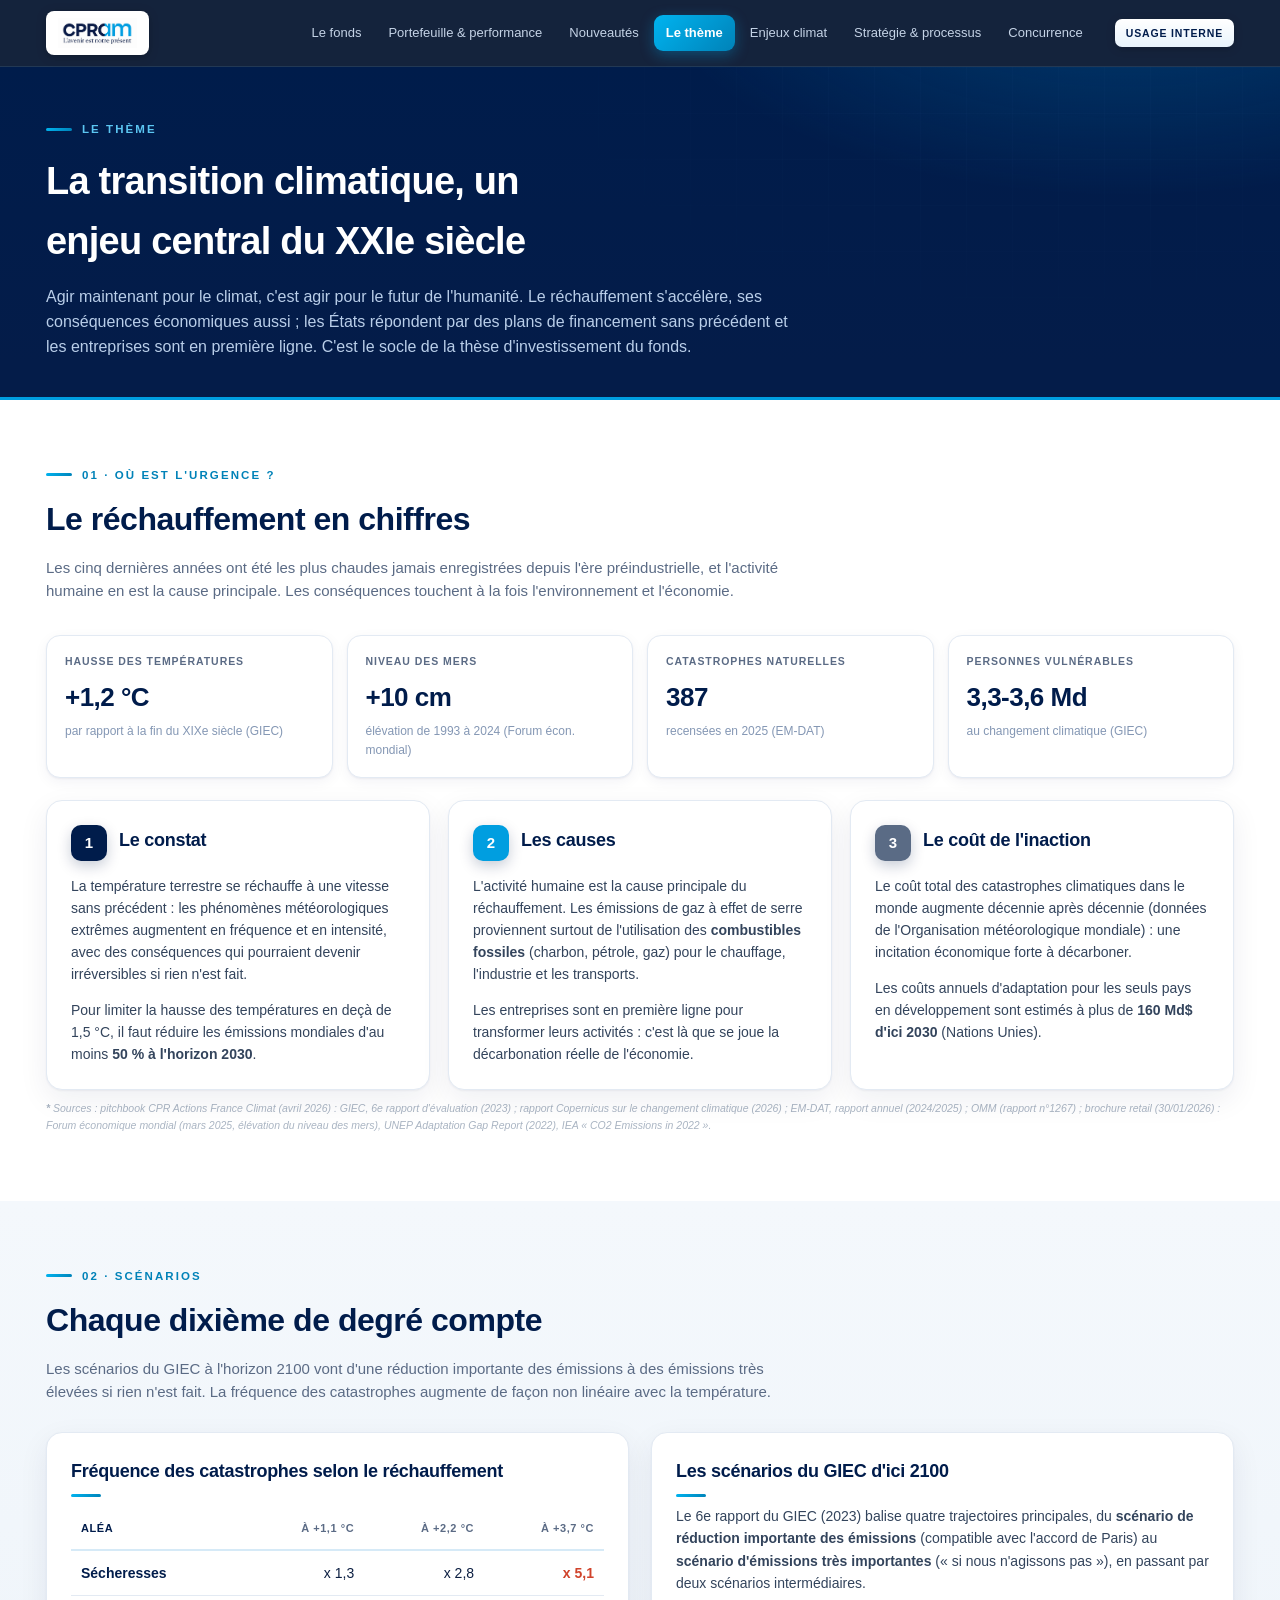
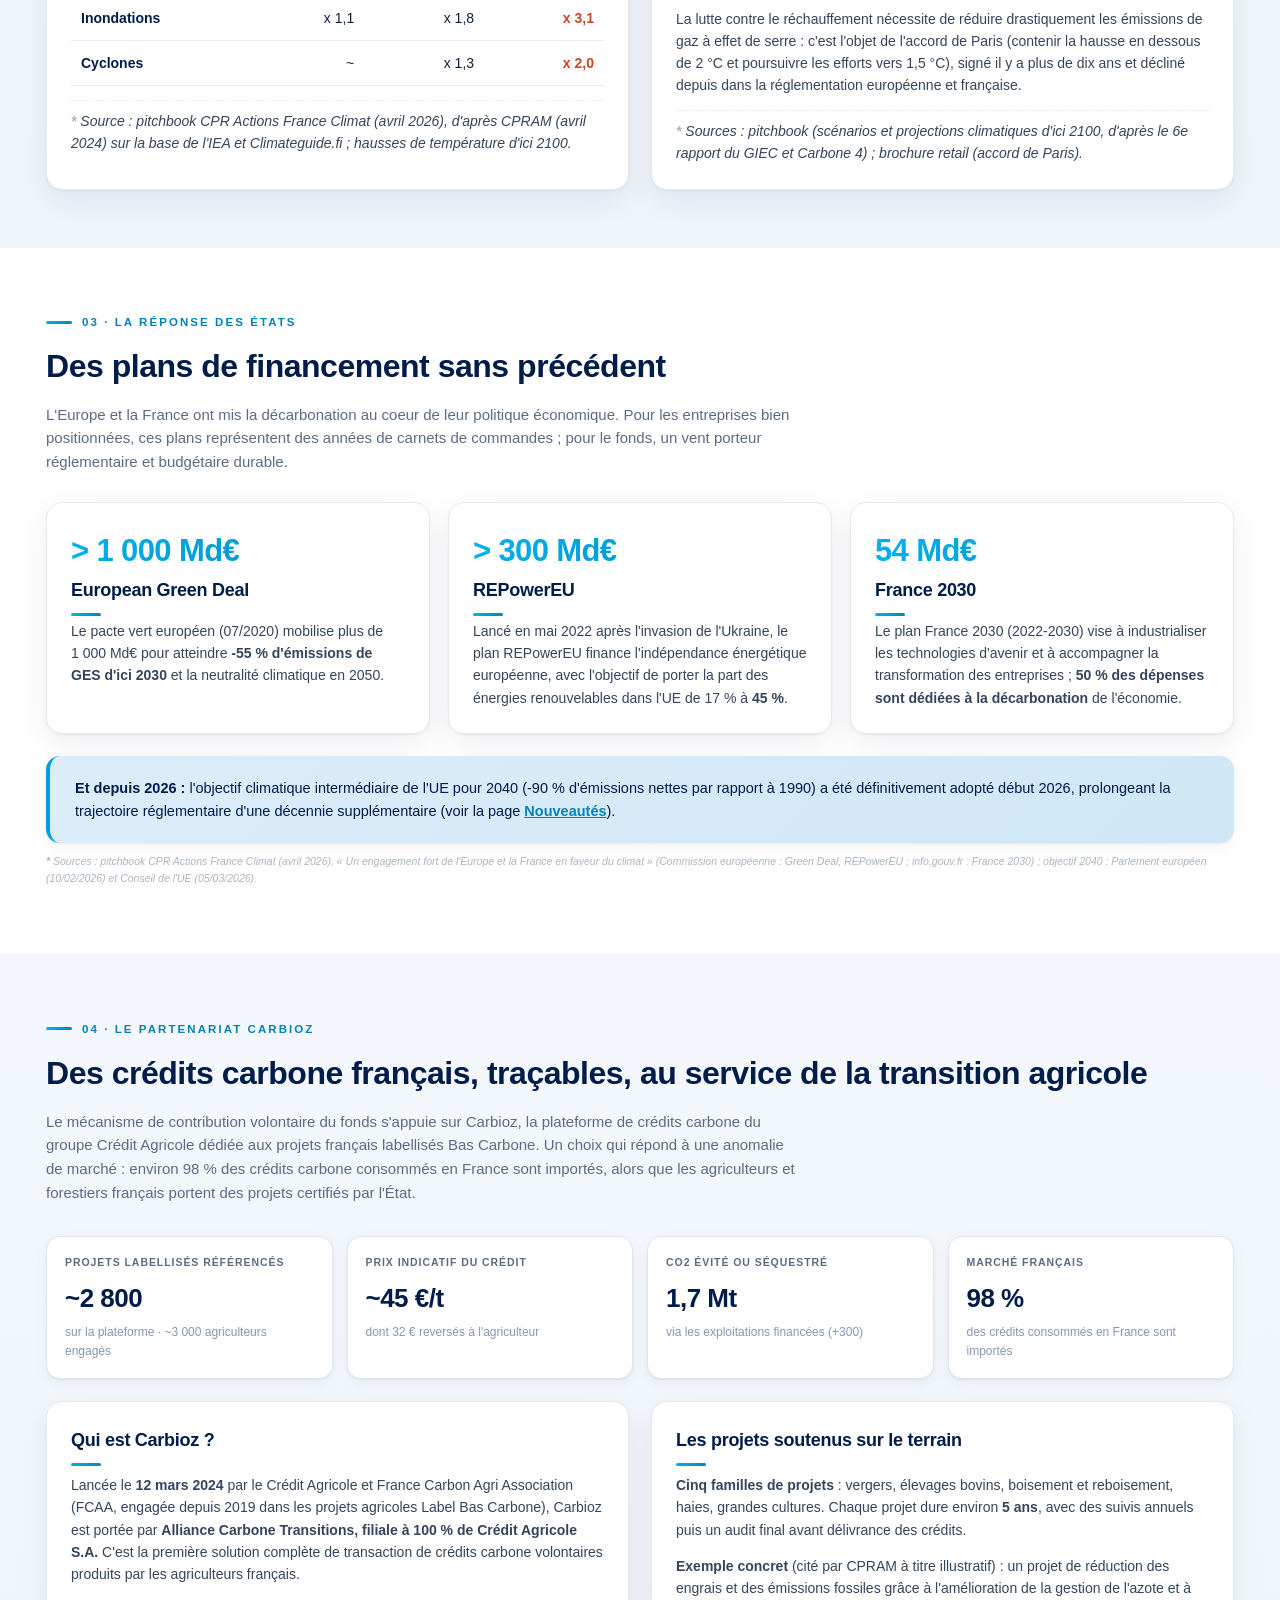
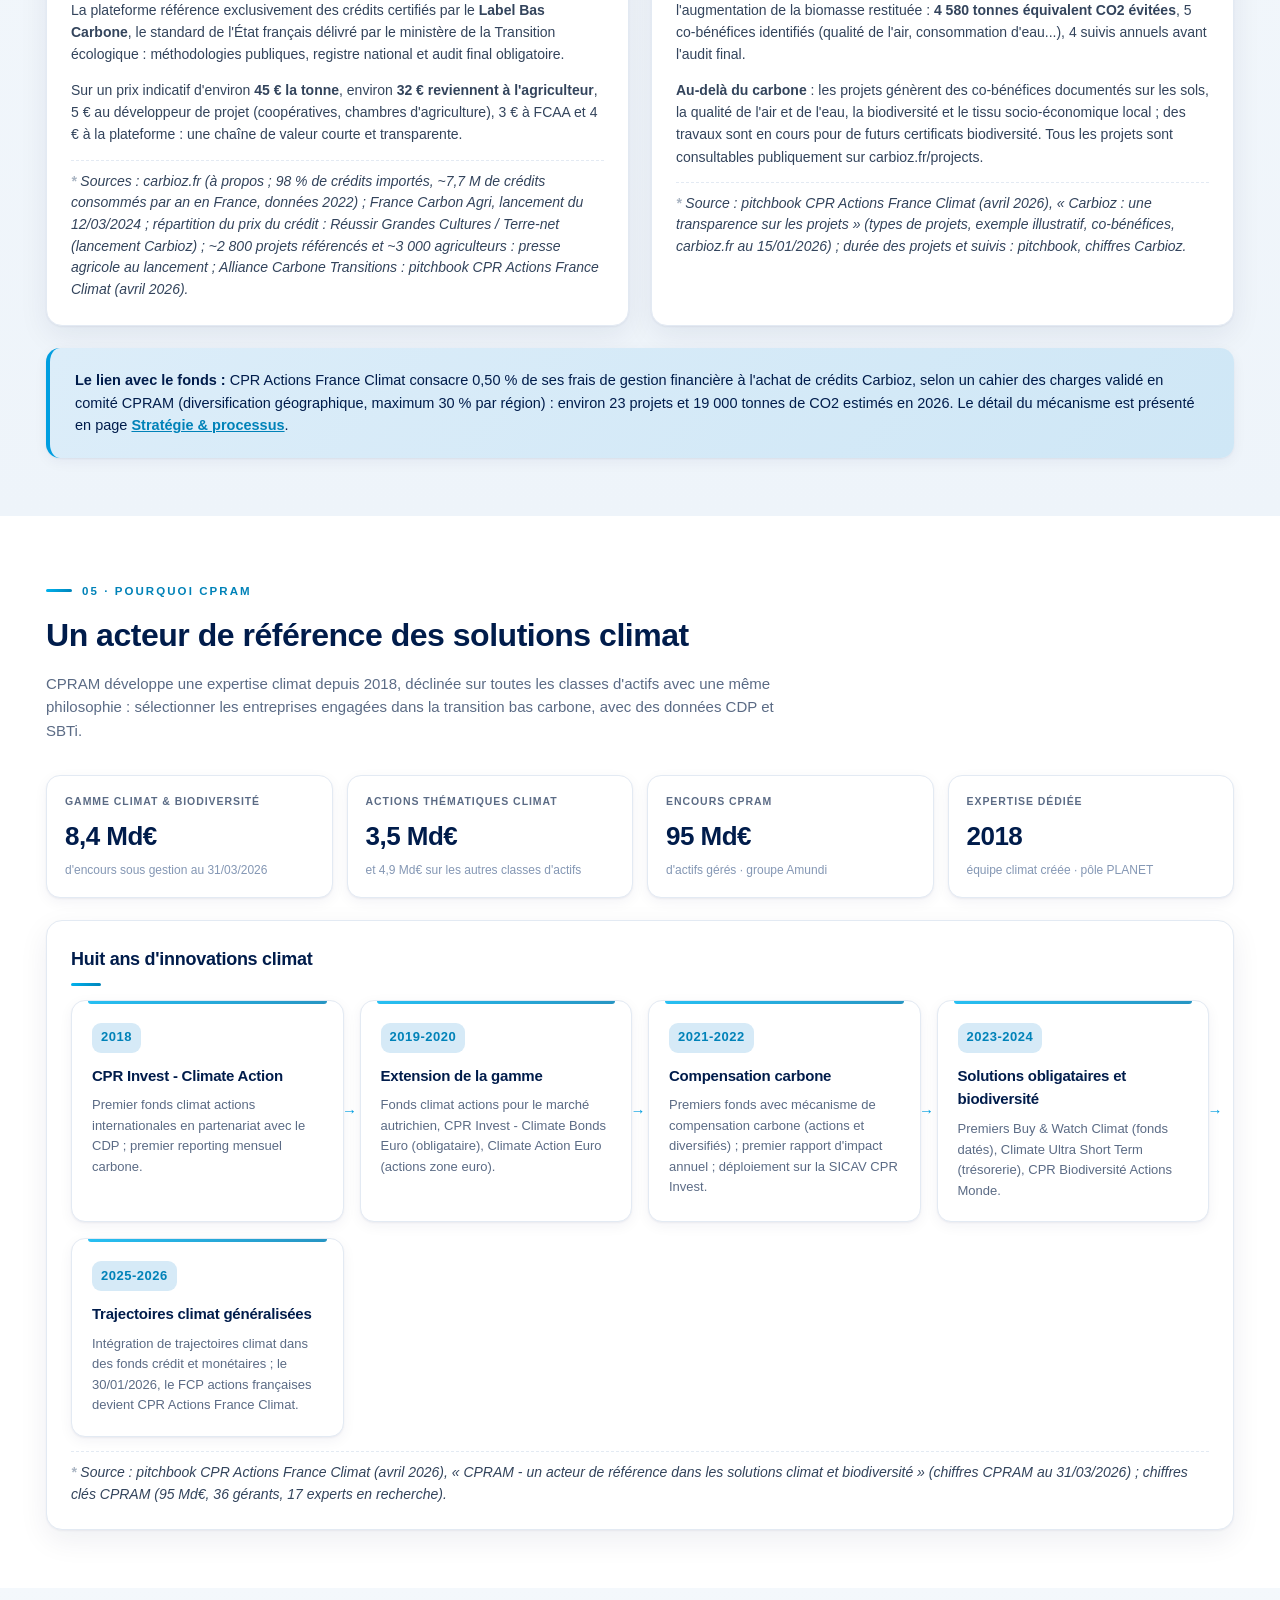
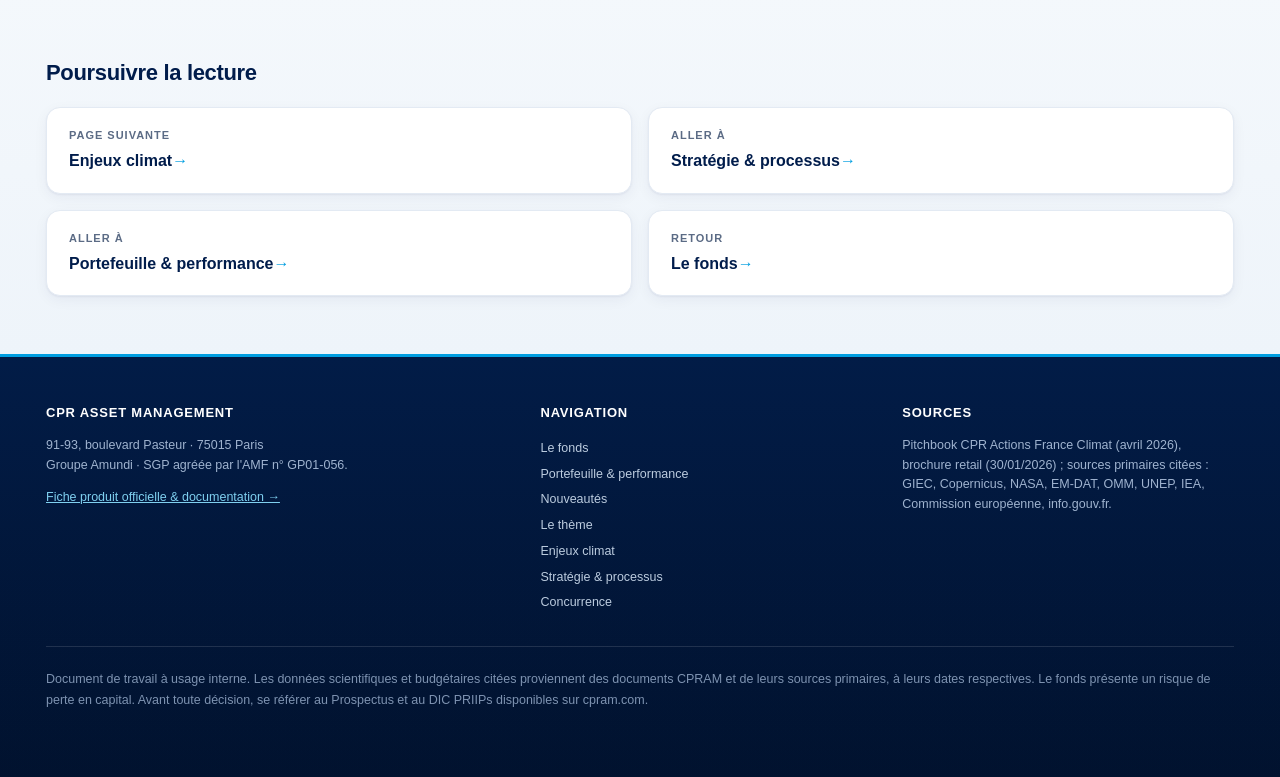
<file: theme.html>
<!DOCTYPE html>
<html lang="fr">
<head>
<meta charset="utf-8">
<meta name="viewport" content="width=device-width, initial-scale=1">
<title>Le thème | CPR Actions France Climat</title>
<link rel="stylesheet" href="styles.css?v=20260722">
</head>
<body>

<header class="top">
  <div class="wrap">
    <a class="brand" href="index.html"><span class="logobox"><img src="cpram-logo.jpg" alt="CPRAM"></span></a>
    <nav>
      <a href="index.html">Le fonds</a>
      <a href="portefeuille.html">Portefeuille &amp; performance</a>
      <a href="nouveautes.html">Nouveautés</a>
      <a href="theme.html" class="active">Le thème</a>
      <a href="enjeux.html">Enjeux climat</a>
      <a href="strategie.html">Stratégie &amp; processus</a>
      <a href="concurrence.html">Concurrence</a>
    </nav>
    <span class="badge-int">Usage interne</span>
  </div>
</header>

<div class="phero">
  <div class="wrap">
    <div class="eyebrow">Le thème</div>
    <h1>La transition climatique, un enjeu central du XXIe siècle</h1>
    <p class="lead">Agir maintenant pour le climat, c'est agir pour le futur de l'humanité. Le réchauffement s'accélère, ses conséquences économiques aussi&nbsp;; les États répondent par des plans de financement sans précédent et les entreprises sont en première ligne. C'est le socle de la thèse d'investissement du fonds.</p>
  </div>
</div>

<!-- URGENCE EN CHIFFRES -->
<section id="urgence">
  <div class="wrap">
    <div class="sec-head">
      <div class="eyebrow">01 · Où est l'urgence&nbsp;?</div>
      <h2>Le réchauffement en chiffres</h2>
      <p>Les cinq dernières années ont été les plus chaudes jamais enregistrées depuis l'ère préindustrielle, et l'activité humaine en est la cause principale. Les conséquences touchent à la fois l'environnement et l'économie.</p>
    </div>

    <div class="kpis" style="margin-bottom:22px">
      <div class="kpi"><div class="lab">Hausse des températures</div><div class="val">+1,2 °C</div><div class="sub">par rapport à la fin du XIXe siècle (GIEC)</div></div>
      <div class="kpi"><div class="lab">Niveau des mers</div><div class="val">+10 cm</div><div class="sub">élévation de 1993 à 2024 (Forum écon. mondial)</div></div>
      <div class="kpi"><div class="lab">Catastrophes naturelles</div><div class="val">387</div><div class="sub">recensées en 2025 (EM-DAT)</div></div>
      <div class="kpi"><div class="lab">Personnes vulnérables</div><div class="val">3,3-3,6 Md</div><div class="sub">au changement climatique (GIEC)</div></div>
    </div>

    <div class="grid3">
      <div class="card">
        <div class="dimhead"><div class="dimnum" style="background:var(--navy)">1</div><h3>Le constat</h3></div>
        <p>La température terrestre se réchauffe à une vitesse sans précédent&nbsp;: les phénomènes météorologiques extrêmes augmentent en fréquence et en intensité, avec des conséquences qui pourraient devenir irréversibles si rien n'est fait.</p>
        <p>Pour limiter la hausse des températures en deçà de 1,5 °C, il faut réduire les émissions mondiales d'au moins <b>50 % à l'horizon 2030</b>.</p>
      </div>
      <div class="card">
        <div class="dimhead"><div class="dimnum" style="background:var(--cyan)">2</div><h3>Les causes</h3></div>
        <p>L'activité humaine est la cause principale du réchauffement. Les émissions de gaz à effet de serre proviennent surtout de l'utilisation des <b>combustibles fossiles</b> (charbon, pétrole, gaz) pour le chauffage, l'industrie et les transports.</p>
        <p>Les entreprises sont en première ligne pour transformer leurs activités&nbsp;: c'est là que se joue la décarbonation réelle de l'économie.</p>
      </div>
      <div class="card">
        <div class="dimhead"><div class="dimnum" style="background:#5a6b85">3</div><h3>Le coût de l'inaction</h3></div>
        <p>Le coût total des catastrophes climatiques dans le monde augmente décennie après décennie (données de l'Organisation météorologique mondiale)&nbsp;: une incitation économique forte à décarboner.</p>
        <p>Les coûts annuels d'adaptation pour les seuls pays en développement sont estimés à plus de <b>160 Md$ d'ici 2030</b> (Nations Unies).</p>
      </div>
    </div>
    <p class="srcline">Sources&nbsp;: pitchbook CPR Actions France Climat (avril 2026)&nbsp;: GIEC, 6e rapport d'évaluation (2023)&nbsp;; rapport Copernicus sur le changement climatique (2026)&nbsp;; EM-DAT, rapport annuel (2024/2025)&nbsp;; OMM (rapport n°1267)&nbsp;; brochure retail (30/01/2026)&nbsp;: Forum économique mondial (mars 2025, élévation du niveau des mers), UNEP Adaptation Gap Report (2022), IEA «&nbsp;CO2 Emissions in 2022&nbsp;».</p>
  </div>
</section>

<!-- SCENARIOS -->
<section class="alt" id="scenarios">
  <div class="wrap">
    <div class="sec-head">
      <div class="eyebrow">02 · Scénarios</div>
      <h2>Chaque dixième de degré compte</h2>
      <p>Les scénarios du GIEC à l'horizon 2100 vont d'une réduction importante des émissions à des émissions très élevées si rien n'est fait. La fréquence des catastrophes augmente de façon non linéaire avec la température.</p>
    </div>
    <div class="grid2">
      <div class="card">
        <h3>Fréquence des catastrophes selon le réchauffement</h3>
        <div class="scroll-x">
        <table class="perf-table" style="margin-top:8px">
          <thead><tr><th>Aléa</th><th>à +1,1 °C</th><th>à +2,2 °C</th><th>à +3,7 °C</th></tr></thead>
          <tbody>
            <tr><td>Sécheresses</td><td>x 1,3</td><td>x 2,8</td><td class="neg">x 5,1</td></tr>
            <tr><td>Inondations</td><td>x 1,1</td><td>x 1,8</td><td class="neg">x 3,1</td></tr>
            <tr><td>Cyclones</td><td>~</td><td>x 1,3</td><td class="neg">x 2,0</td></tr>
          </tbody>
        </table>
        </div>
        <p class="srcline">Source&nbsp;: pitchbook CPR Actions France Climat (avril 2026), d'après CPRAM (avril 2024) sur la base de l'IEA et Climateguide.fi&nbsp;; hausses de température d'ici 2100.</p>
      </div>
      <div class="card">
        <h3>Les scénarios du GIEC d'ici 2100</h3>
        <p style="margin-top:8px">Le 6e rapport du GIEC (2023) balise quatre trajectoires principales, du <b>scénario de réduction importante des émissions</b> (compatible avec l'accord de Paris) au <b>scénario d'émissions très importantes</b> («&nbsp;si nous n'agissons pas&nbsp;»), en passant par deux scénarios intermédiaires.</p>
        <p>La lutte contre le réchauffement nécessite de réduire drastiquement les émissions de gaz à effet de serre&nbsp;: c'est l'objet de l'accord de Paris (contenir la hausse en dessous de 2 °C et poursuivre les efforts vers 1,5 °C), signé il y a plus de dix ans et décliné depuis dans la réglementation européenne et française.</p>
        <p class="srcline">Sources&nbsp;: pitchbook (scénarios et projections climatiques d'ici 2100, d'après le 6e rapport du GIEC et Carbone 4)&nbsp;; brochure retail (accord de Paris).</p>
      </div>
    </div>
  </div>
</section>

<!-- REPONSE POLITIQUE -->
<section id="plans">
  <div class="wrap">
    <div class="sec-head">
      <div class="eyebrow">03 · La réponse des États</div>
      <h2>Des plans de financement sans précédent</h2>
      <p>L'Europe et la France ont mis la décarbonation au coeur de leur politique économique. Pour les entreprises bien positionnées, ces plans représentent des années de carnets de commandes&nbsp;; pour le fonds, un vent porteur réglementaire et budgétaire durable.</p>
    </div>

    <div class="grid3">
      <div class="card">
        <div class="bigpct">&gt; 1 000 Md€</div>
        <h3>European Green Deal</h3>
        <p>Le pacte vert européen (07/2020) mobilise plus de 1&nbsp;000 Md€ pour atteindre <b>-55 % d'émissions de GES d'ici 2030</b> et la neutralité climatique en 2050.</p>
      </div>
      <div class="card">
        <div class="bigpct">&gt; 300 Md€</div>
        <h3>REPowerEU</h3>
        <p>Lancé en mai 2022 après l'invasion de l'Ukraine, le plan REPowerEU finance l'indépendance énergétique européenne, avec l'objectif de porter la part des énergies renouvelables dans l'UE de 17 % à <b>45 %</b>.</p>
      </div>
      <div class="card">
        <div class="bigpct">54 Md€</div>
        <h3>France 2030</h3>
        <p>Le plan France 2030 (2022-2030) vise à industrialiser les technologies d'avenir et à accompagner la transformation des entreprises&nbsp;; <b>50 % des dépenses sont dédiées à la décarbonation</b> de l'économie.</p>
      </div>
    </div>

    <div class="callout" style="margin-top:22px">
      <p><b>Et depuis 2026&nbsp;:</b> l'objectif climatique intermédiaire de l'UE pour 2040 (-90 % d'émissions nettes par rapport à 1990) a été définitivement adopté début 2026, prolongeant la trajectoire réglementaire d'une décennie supplémentaire (voir la page <a href="nouveautes.html">Nouveautés</a>).</p>
    </div>
    <p class="srcline">Sources&nbsp;: pitchbook CPR Actions France Climat (avril 2026), «&nbsp;Un engagement fort de l'Europe et la France en faveur du climat&nbsp;» (Commission européenne&nbsp;: Green Deal, REPowerEU&nbsp;; info.gouv.fr&nbsp;: France 2030)&nbsp;; objectif 2040&nbsp;: Parlement européen (10/02/2026) et Conseil de l'UE (05/03/2026).</p>
  </div>
</section>

<!-- PARTENARIAT CARBIOZ -->
<section class="alt" id="carbioz-partenariat">
  <div class="wrap">
    <div class="sec-head">
      <div class="eyebrow">04 · Le partenariat Carbioz</div>
      <h2>Des crédits carbone français, traçables, au service de la transition agricole</h2>
      <p>Le mécanisme de contribution volontaire du fonds s'appuie sur Carbioz, la plateforme de crédits carbone du groupe Crédit Agricole dédiée aux projets français labellisés Bas Carbone. Un choix qui répond à une anomalie de marché&nbsp;: environ 98 % des crédits carbone consommés en France sont importés, alors que les agriculteurs et forestiers français portent des projets certifiés par l'État.</p>
    </div>

    <div class="kpis" style="margin-bottom:22px">
      <div class="kpi"><div class="lab">Projets labellisés référencés</div><div class="val">~2 800</div><div class="sub">sur la plateforme · ~3 000 agriculteurs engagés</div></div>
      <div class="kpi"><div class="lab">Prix indicatif du crédit</div><div class="val">~45 €/t</div><div class="sub">dont 32 € reversés à l'agriculteur</div></div>
      <div class="kpi"><div class="lab">CO2 évité ou séquestré</div><div class="val">1,7 Mt</div><div class="sub">via les exploitations financées (+300)</div></div>
      <div class="kpi"><div class="lab">Marché français</div><div class="val">98 %</div><div class="sub">des crédits consommés en France sont importés</div></div>
    </div>

    <div class="grid2">
      <div class="card">
        <h3>Qui est Carbioz&nbsp;?</h3>
        <p style="margin-top:8px">Lancée le <b>12 mars 2024</b> par le Crédit Agricole et France Carbon Agri Association (FCAA, engagée depuis 2019 dans les projets agricoles Label Bas Carbone), Carbioz est portée par <b>Alliance Carbone Transitions, filiale à 100 % de Crédit Agricole S.A.</b> C'est la première solution complète de transaction de crédits carbone volontaires produits par les agriculteurs français.</p>
        <p>La plateforme référence exclusivement des crédits certifiés par le <b>Label Bas Carbone</b>, le standard de l'État français délivré par le ministère de la Transition écologique&nbsp;: méthodologies publiques, registre national et audit final obligatoire.</p>
        <p>Sur un prix indicatif d'environ <b>45 € la tonne</b>, environ <b>32 € reviennent à l'agriculteur</b>, 5 € au développeur de projet (coopératives, chambres d'agriculture), 3 € à FCAA et 4 € à la plateforme&nbsp;: une chaîne de valeur courte et transparente.</p>
        <p class="srcline">Sources&nbsp;: carbioz.fr (à propos&nbsp;; 98 % de crédits importés, ~7,7 M de crédits consommés par an en France, données 2022)&nbsp;; France Carbon Agri, lancement du 12/03/2024&nbsp;; répartition du prix du crédit&nbsp;: Réussir Grandes Cultures / Terre-net (lancement Carbioz)&nbsp;; ~2 800 projets référencés et ~3 000 agriculteurs&nbsp;: presse agricole au lancement&nbsp;; Alliance Carbone Transitions&nbsp;: pitchbook CPR Actions France Climat (avril 2026).</p>
      </div>

      <div class="card">
        <h3>Les projets soutenus sur le terrain</h3>
        <p style="margin-top:8px"><b>Cinq familles de projets</b>&nbsp;: vergers, élevages bovins, boisement et reboisement, haies, grandes cultures. Chaque projet dure environ <b>5 ans</b>, avec des suivis annuels puis un audit final avant délivrance des crédits.</p>
        <p><b>Exemple concret</b> (cité par CPRAM à titre illustratif)&nbsp;: un projet de réduction des engrais et des émissions fossiles grâce à l'amélioration de la gestion de l'azote et à l'augmentation de la biomasse restituée&nbsp;: <b>4 580 tonnes équivalent CO2 évitées</b>, 5 co-bénéfices identifiés (qualité de l'air, consommation d'eau...), 4 suivis annuels avant l'audit final.</p>
        <p><b>Au-delà du carbone</b>&nbsp;: les projets génèrent des co-bénéfices documentés sur les sols, la qualité de l'air et de l'eau, la biodiversité et le tissu socio-économique local&nbsp;; des travaux sont en cours pour de futurs certificats biodiversité. Tous les projets sont consultables publiquement sur carbioz.fr/projects.</p>
        <p class="srcline">Source&nbsp;: pitchbook CPR Actions France Climat (avril 2026), «&nbsp;Carbioz&nbsp;: une transparence sur les projets&nbsp;» (types de projets, exemple illustratif, co-bénéfices, carbioz.fr au 15/01/2026)&nbsp;; durée des projets et suivis&nbsp;: pitchbook, chiffres Carbioz.</p>
      </div>
    </div>

    <div class="callout" style="margin-top:22px">
      <p><b>Le lien avec le fonds&nbsp;:</b> CPR Actions France Climat consacre 0,50 % de ses frais de gestion financière à l'achat de crédits Carbioz, selon un cahier des charges validé en comité CPRAM (diversification géographique, maximum 30 % par région)&nbsp;: environ 23 projets et 19&nbsp;000 tonnes de CO2 estimés en 2026. Le détail du mécanisme est présenté en page <a href="strategie.html#carbioz">Stratégie &amp; processus</a>.</p>
    </div>
  </div>
</section>

<!-- CPRAM PIONNIER -->
<section id="cpram">
  <div class="wrap">
    <div class="sec-head">
      <div class="eyebrow">05 · Pourquoi CPRAM</div>
      <h2>Un acteur de référence des solutions climat</h2>
      <p>CPRAM développe une expertise climat depuis 2018, déclinée sur toutes les classes d'actifs avec une même philosophie&nbsp;: sélectionner les entreprises engagées dans la transition bas carbone, avec des données CDP et SBTi.</p>
    </div>

    <div class="kpis" style="margin-bottom:22px">
      <div class="kpi"><div class="lab">Gamme climat &amp; biodiversité</div><div class="val">8,4 Md€</div><div class="sub">d'encours sous gestion au 31/03/2026</div></div>
      <div class="kpi"><div class="lab">Actions thématiques climat</div><div class="val">3,5 Md€</div><div class="sub">et 4,9 Md€ sur les autres classes d'actifs</div></div>
      <div class="kpi"><div class="lab">Encours CPRAM</div><div class="val">95 Md€</div><div class="sub">d'actifs gérés · groupe Amundi</div></div>
      <div class="kpi"><div class="lab">Expertise dédiée</div><div class="val">2018</div><div class="sub">équipe climat créée · pôle PLANET</div></div>
    </div>

    <div class="card">
      <h3>Huit ans d'innovations climat</h3>
      <div class="steps" style="margin-top:14px">
        <div class="step"><div class="sn">2018</div><div><h4>CPR Invest - Climate Action</h4><p>Premier fonds climat actions internationales en partenariat avec le CDP&nbsp;; premier reporting mensuel carbone.</p></div></div>
        <div class="step"><div class="sn">2019-2020</div><div><h4>Extension de la gamme</h4><p>Fonds climat actions pour le marché autrichien, CPR Invest - Climate Bonds Euro (obligataire), Climate Action Euro (actions zone euro).</p></div></div>
        <div class="step"><div class="sn">2021-2022</div><div><h4>Compensation carbone</h4><p>Premiers fonds avec mécanisme de compensation carbone (actions et diversifiés)&nbsp;; premier rapport d'impact annuel&nbsp;; déploiement sur la SICAV CPR Invest.</p></div></div>
        <div class="step"><div class="sn">2023-2024</div><div><h4>Solutions obligataires et biodiversité</h4><p>Premiers Buy &amp; Watch Climat (fonds datés), Climate Ultra Short Term (trésorerie), CPR Biodiversité Actions Monde.</p></div></div>
        <div class="step"><div class="sn">2025-2026</div><div><h4>Trajectoires climat généralisées</h4><p>Intégration de trajectoires climat dans des fonds crédit et monétaires&nbsp;; le 30/01/2026, le FCP actions françaises devient CPR Actions France Climat.</p></div></div>
      </div>
      <p class="srcline">Source&nbsp;: pitchbook CPR Actions France Climat (avril 2026), «&nbsp;CPRAM - un acteur de référence dans les solutions climat et biodiversité&nbsp;» (chiffres CPRAM au 31/03/2026)&nbsp;; chiffres clés CPRAM (95 Md€, 36 gérants, 17 experts en recherche).</p>
    </div>
  </div>
</section>

<!-- NEXT -->
<section class="alt" id="suite">
  <div class="wrap">
    <div class="sec-head" style="margin-bottom:16px"><h2 style="font-size:22px">Poursuivre la lecture</h2></div>
    <div class="nextnav">
      <a href="enjeux.html"><div class="nl">Page suivante</div><div class="nt">Enjeux climat</div></a>
      <a href="strategie.html"><div class="nl">Aller à</div><div class="nt">Stratégie &amp; processus</div></a>
      <a href="portefeuille.html"><div class="nl">Aller à</div><div class="nt">Portefeuille &amp; performance</div></a>
      <a href="index.html"><div class="nl">Retour</div><div class="nt">Le fonds</div></a>
    </div>
  </div>
</section>

<footer>
  <div class="wrap">
    <div class="cols">
      <div>
        <h4>CPR Asset Management</h4>
        <p>91-93, boulevard Pasteur · 75015 Paris<br>Groupe Amundi · SGP agréée par l'AMF n° GP01-056.</p>
        <p style="margin-top:10px"><a href="https://cpram.com/fra/fr/particuliers/products/FR0013429974">Fiche produit officielle &amp; documentation →</a></p>
      </div>
      <div>
        <h4>Navigation</h4>
        <nav>
          <a href="index.html">Le fonds</a>
          <a href="portefeuille.html">Portefeuille &amp; performance</a>
          <a href="nouveautes.html">Nouveautés</a>
          <a href="theme.html">Le thème</a>
          <a href="enjeux.html">Enjeux climat</a>
          <a href="strategie.html">Stratégie &amp; processus</a>
          <a href="concurrence.html">Concurrence</a>
        </nav>
      </div>
      <div>
        <h4>Sources</h4>
        <p>Pitchbook CPR Actions France Climat (avril 2026), brochure retail (30/01/2026)&nbsp;; sources primaires citées&nbsp;: GIEC, Copernicus, NASA, EM-DAT, OMM, UNEP, IEA, Commission européenne, info.gouv.fr.</p>
      </div>
    </div>
    <p class="disc">Document de travail à usage interne. Les données scientifiques et budgétaires citées proviennent des documents CPRAM et de leurs sources primaires, à leurs dates respectives. Le fonds présente un risque de perte en capital. Avant toute décision, se référer au Prospectus et au DIC PRIIPs disponibles sur cpram.com.</p>
  </div>
</footer>

<script src="site.js?v=20260722"></script>
</body>
</html>
</file>
<file: styles.css>
/* =========================================================================
   CPR Actions France Climat | Note de référence interne (site multi-pages)
   Charte CPR : #009EE0 / #001C4B / #FFFFFF / #F5F5F5 / #D6EAF7
   Feuille de style partagée par les 7 pages. v2 (refonte design).
   ========================================================================= */
:root{
  --cyan:#009EE0; --cyan-d:#0082b8; --cyan-l:#5cc6f2;
  --navy:#001C4B; --navy-2:#0a2a63; --navy-deep:#01122e;
  --white:#ffffff; --gray:#F5F5F5; --alt:#f4f8fc; --bluelight:#D6EAF7;
  --ink:#0c1f42; --muted:#5b6b85; --muted-2:#8497b4;
  --line:#e3eaf3; --line-2:#d6eaf7;
  --pos:#1f9d57; --neg:#d0432b;
  --teal:#0F9D8E; --violet:#7C5CD6; --amber:#E8920C;
  --shadow-s:0 1px 2px rgba(0,28,75,.05),0 4px 14px rgba(0,28,75,.05);
  --shadow:0 1px 2px rgba(0,28,75,.05),0 10px 30px rgba(0,28,75,.07);
  --shadow-l:0 2px 4px rgba(0,28,75,.06),0 22px 54px rgba(0,28,75,.12);
  --r:16px; --r-s:11px;
  --grad-cyan:linear-gradient(135deg,#00b4f0,#0082b8);
  --grad-navy:linear-gradient(135deg,#0a2a63,#001C4B);
}
*{box-sizing:border-box}
html{scroll-behavior:smooth}
body{margin:0;font-family:"Segoe UI Variable Text","Segoe UI",-apple-system,BlinkMacSystemFont,Roboto,Helvetica,Arial,sans-serif;color:var(--ink);background:var(--white);line-height:1.58;-webkit-font-smoothing:antialiased;text-rendering:optimizeLegibility}
h1,h2,h3,h4{margin:0;font-weight:800;letter-spacing:-.015em;color:var(--navy)}
p{margin:0 0 1em}
a{color:inherit}
::selection{background:rgba(0,158,224,.22)}
.wrap{max-width:1240px;margin:0 auto;padding:0 26px}
.mono{font-variant-numeric:tabular-nums}
:is(a,button):focus-visible{outline:2px solid var(--cyan);outline-offset:2px;border-radius:6px}

.eyebrow{display:inline-flex;align-items:center;gap:10px;font-size:11.5px;letter-spacing:.18em;text-transform:uppercase;color:var(--cyan-d);font-weight:800}
.eyebrow:before{content:"";width:26px;height:3px;background:var(--grad-cyan);border-radius:3px}
.hero .eyebrow,.phero .eyebrow{color:var(--cyan-l)}

/* ---------- animations ---------- */
@keyframes fadeUp{from{opacity:0;transform:translateY(16px)}to{opacity:1;transform:none}}
.hero .eyebrow{animation:fadeUp .55s .02s both}
.hero h1{animation:fadeUp .55s .08s both}
.hero .lead{animation:fadeUp .55s .15s both}
.hero .meta{animation:fadeUp .55s .22s both}
.hero .kpis{animation:fadeUp .6s .3s both}
.hero .disc-mini{animation:fadeUp .6s .4s both}
.phero .eyebrow{animation:fadeUp .5s .02s both}
.phero h1{animation:fadeUp .5s .08s both}
.phero p,.phero .updated{animation:fadeUp .5s .16s both}
.rv{opacity:0;transform:translateY(16px);transition:opacity .55s cubic-bezier(.22,.61,.36,1),transform .55s cubic-bezier(.22,.61,.36,1)}
.rv.in{opacity:1;transform:none}
@media(prefers-reduced-motion:reduce){
  *{animation:none!important;transition:none!important}
  .rv{opacity:1;transform:none}
}

/* ---------- top bar ---------- */
header.top{position:sticky;top:0;z-index:60;background:rgba(1,17,44,.92);backdrop-filter:blur(12px);-webkit-backdrop-filter:blur(12px);border-bottom:1px solid rgba(120,180,230,.14);transition:box-shadow .25s}
header.top:before{content:"";position:absolute;inset:auto 0 -1px 0;height:2px;background:linear-gradient(90deg,transparent,rgba(0,158,224,.65),transparent);opacity:0;transition:opacity .25s}
header.top.scrolled{box-shadow:0 10px 30px rgba(0,8,25,.45)}
header.top.scrolled:before{opacity:1}
.top .wrap{display:flex;align-items:center;gap:14px;height:66px}
.brand{display:flex;align-items:center;text-decoration:none}
.logobox{background:#fff;border-radius:8px;padding:7px 12px;display:flex;align-items:center;box-shadow:0 2px 10px rgba(0,0,0,.25)}
.logobox img{height:30px;display:block}
.top nav{margin-left:auto;display:flex;gap:3px;flex-wrap:wrap}
.top nav a{position:relative;color:#c4d3e6;text-decoration:none;font-size:13px;padding:8px 12px;border-radius:9px;transition:color .15s,background .15s;white-space:nowrap}
.top nav a:after{content:"";position:absolute;left:12px;right:12px;bottom:4px;height:2px;border-radius:2px;background:var(--cyan);transform:scaleX(0);transform-origin:left;transition:transform .2s}
.top nav a:hover{color:#fff}
.top nav a:hover:after{transform:scaleX(1)}
.top nav a.active{background:var(--grad-cyan);color:#fff;font-weight:700;box-shadow:0 4px 14px rgba(0,158,224,.35)}
.top nav a.active:after{display:none}
.top .badge-int{font-size:10.5px;letter-spacing:.08em;text-transform:uppercase;font-weight:800;color:var(--navy);background:linear-gradient(180deg,#fff,#e8f3fb);padding:6px 11px;border-radius:7px;margin-left:6px;box-shadow:0 2px 8px rgba(0,0,0,.22)}
@media(max-width:1180px){.top .badge-int{display:none}}
@media(max-width:1080px){
  .top .wrap{height:auto;flex-wrap:wrap;padding-top:10px;padding-bottom:10px}
  .top nav{margin-left:0;width:100%;justify-content:flex-start}
}

/* ---------- hero (home) ---------- */
.hero{position:relative;color:#eaf1fb;padding:64px 0 52px;border-bottom:3px solid var(--cyan);overflow:hidden;
  background:
   radial-gradient(1050px 520px at 85% -15%,rgba(0,158,224,.32),transparent 62%),
   radial-gradient(760px 540px at -4% 118%,rgba(0,158,224,.15),transparent 56%),
   linear-gradient(180deg,var(--navy) 0%,#021537 100%)}
.hero:before{content:"";position:absolute;inset:0;pointer-events:none;opacity:.5;
  background:
   linear-gradient(rgba(122,180,235,.055) 1px,transparent 1px),
   linear-gradient(90deg,rgba(122,180,235,.055) 1px,transparent 1px);
  background-size:46px 46px;
  mask-image:radial-gradient(900px 520px at 70% 0%,#000 30%,transparent 78%);
  -webkit-mask-image:radial-gradient(900px 520px at 70% 0%,#000 30%,transparent 78%)}
.hero:after{content:"";position:absolute;left:0;right:0;bottom:0;height:130px;pointer-events:none;
  background:linear-gradient(180deg,transparent,rgba(0,158,224,.07))}
.hero .wrap{position:relative;z-index:1}
.hero h1{font-size:clamp(30px,4.6vw,50px);line-height:1.04;color:#fff;max-width:20ch;margin-top:16px;letter-spacing:-.02em}
.hero .lead{font-size:clamp(15px,1.7vw,17.5px);color:#b9cee9;max-width:80ch;margin-top:18px}
.hero .meta{margin-top:20px;font-size:12.5px;color:var(--muted-2);display:flex;flex-wrap:wrap;gap:8px 10px}
.hero .meta span{background:rgba(255,255,255,.055);border:1px solid rgba(255,255,255,.11);padding:6px 12px;border-radius:9px}
.hero .meta b{color:#e4eefb;font-weight:600}
.kpis{margin-top:32px;display:grid;grid-template-columns:repeat(4,1fr);gap:14px}
@media(max-width:760px){.kpis{grid-template-columns:repeat(2,1fr)}}
.kpi{position:relative;background:linear-gradient(180deg,rgba(255,255,255,.085),rgba(255,255,255,.035));border:1px solid rgba(255,255,255,.14);border-radius:14px;padding:17px 18px;box-shadow:inset 0 1px 0 rgba(255,255,255,.10);transition:transform .2s,border-color .2s,box-shadow .2s;overflow:hidden}
.kpi:before{content:"";position:absolute;top:0;left:14px;right:14px;height:2px;border-radius:2px;background:linear-gradient(90deg,rgba(0,158,224,.0),rgba(0,158,224,.75),rgba(0,158,224,0));opacity:0;transition:opacity .2s}
.kpi:hover{transform:translateY(-3px);border-color:rgba(92,198,242,.45);box-shadow:inset 0 1px 0 rgba(255,255,255,.12),0 14px 32px rgba(0,8,30,.35)}
.kpi:hover:before{opacity:1}
.kpi .lab{font-size:10.5px;letter-spacing:.09em;text-transform:uppercase;color:#8fa9cc;font-weight:700}
.kpi .val{font-size:26px;font-weight:800;color:#fff;margin-top:7px;letter-spacing:-.02em;font-variant-numeric:tabular-nums}
.kpi .val.pos{color:#54d98c}.kpi .val.neg{color:#ff8b73}
.kpi .sub{font-size:12px;color:#9fb6d4;margin-top:4px}
.disc-mini{margin-top:26px;font-size:11.5px;color:#7c92b4;max-width:100ch}

/* KPI sur fond clair (sections) : correction lisibilité */
section .kpis .kpi{background:#fff;border:1px solid var(--line);box-shadow:var(--shadow-s)}
section .kpis .kpi:before{background:linear-gradient(90deg,rgba(0,158,224,0),rgba(0,158,224,.55),rgba(0,158,224,0))}
section .kpis .kpi:hover{border-color:var(--line-2);box-shadow:var(--shadow)}
section .kpis .kpi .lab{color:var(--muted)}
section .kpis .kpi .val{color:var(--navy)}
section .kpis .kpi .val.pos{color:var(--pos)}
section .kpis .kpi .val.neg{color:var(--neg)}
section .kpis .kpi .sub{color:var(--muted-2)}
section.alt .kpis .kpi{border-color:#dde7f2}

/* ---------- page hero (inner pages) ---------- */
.phero{position:relative;color:#eaf1fb;padding:46px 0 38px;border-bottom:3px solid var(--cyan);overflow:hidden;
  background:
   radial-gradient(800px 380px at 88% -30%,rgba(0,158,224,.26),transparent 60%),
   linear-gradient(180deg,var(--navy),#041c49 90%)}
.phero:before{content:"";position:absolute;inset:0;pointer-events:none;opacity:.4;
  background:
   linear-gradient(rgba(122,180,235,.05) 1px,transparent 1px),
   linear-gradient(90deg,rgba(122,180,235,.05) 1px,transparent 1px);
  background-size:46px 46px;
  mask-image:radial-gradient(700px 360px at 80% 0%,#000 25%,transparent 80%);
  -webkit-mask-image:radial-gradient(700px 360px at 80% 0%,#000 25%,transparent 80%)}
.phero .wrap{position:relative;z-index:1}
.phero h1{font-size:clamp(25px,3.7vw,38px);color:#fff;max-width:26ch;margin-top:12px;letter-spacing:-.02em}
.phero p{font-size:clamp(14px,1.5vw,16px);color:#b9cee9;max-width:86ch;margin-top:13px;margin-bottom:0}
.phero .crumbs{font-size:12px;color:var(--muted-2);letter-spacing:.04em}
.phero .updated{margin-top:18px;background:rgba(255,255,255,.07);border-color:rgba(255,255,255,.16);color:#b9cee9}
.phero .updated b{color:#fff}

/* ---------- sections ---------- */
section{padding:58px 0}
section.alt{background:linear-gradient(180deg,var(--alt),#eef4fa)}
.sec-head{margin-bottom:28px}
.sec-head h2{font-size:clamp(23px,3.1vw,32px);margin-top:10px}
.sec-head p{color:var(--muted);max-width:90ch;margin-top:11px;font-size:15px}
.subhead{font-size:18px;color:var(--navy);font-weight:800;margin:34px 0 14px}

/* ---------- cards / grids ---------- */
.grid2{display:grid;grid-template-columns:1fr 1fr;gap:22px}
.grid3{display:grid;grid-template-columns:repeat(3,1fr);gap:18px}
.grid4{display:grid;grid-template-columns:repeat(4,1fr);gap:16px}
@media(max-width:980px){.grid4{grid-template-columns:repeat(2,1fr)}}
@media(max-width:860px){.grid2,.grid3{grid-template-columns:1fr}}
.card{position:relative;background:#fff;border:1px solid var(--line);border-radius:var(--r);padding:24px;box-shadow:var(--shadow);transition:transform .22s,box-shadow .22s,border-color .22s}
.card:hover{transform:translateY(-2px);box-shadow:var(--shadow-l);border-color:#d3e2f0}
.card h3{font-size:18px;margin-bottom:4px}
.card h3:after{content:"";display:block;width:30px;height:3px;border-radius:3px;background:var(--grad-cyan);margin-top:9px}
.card .ph{color:var(--muted);font-size:13px;margin:8px 0 14px}
.card p{font-size:14px;color:#33445c}
.card p:last-child{margin-bottom:0}
.tag{display:inline-block;font-size:12px;font-weight:600;padding:4px 10px;border-radius:7px;background:var(--bluelight);color:var(--navy)}
.bigpct{font-size:31px;font-weight:800;letter-spacing:-.02em;color:transparent;background:var(--grad-cyan);-webkit-background-clip:text;background-clip:text;font-variant-numeric:tabular-nums}
.bigpct.pos{background:linear-gradient(135deg,#27b96a,#157a43);-webkit-background-clip:text;background-clip:text}
.bigpct.neg{background:linear-gradient(135deg,#e05a41,#b23520);-webkit-background-clip:text;background-clip:text}
.dimhead{display:flex;align-items:center;gap:12px;margin-bottom:14px}
.dimhead h3:after{display:none}
.dimnum{width:36px;height:36px;border-radius:10px;display:grid;place-items:center;font-weight:800;font-size:15px;color:#fff;flex:0 0 auto;box-shadow:0 5px 14px rgba(0,28,75,.22)}

/* ---------- id table ---------- */
.idtable{width:100%;border-collapse:collapse;font-size:14px}
.idtable td{padding:10px 6px;border-bottom:1px solid var(--line);vertical-align:top}
.idtable tr:last-child td{border-bottom:none}
.idtable tr:hover td{background:#f7fafd}
.idtable td:first-child{color:var(--muted);width:42%}
.idtable td:last-child{font-weight:600;text-align:right;color:var(--navy)}
.idtable td.lng{text-align:left;font-weight:500;color:#33445c}

/* ---------- holdings ---------- */
.hold-row{display:grid;grid-template-columns:22px 1.7fr 2.2fr 54px;gap:11px;align-items:center;padding:8px 0;border-bottom:1px solid var(--line);font-size:13.5px}
.hold-row:last-child{border:none}
.hold-row .rk{color:var(--muted-2);font-weight:700;font-size:12px}
.hold-row .nm{font-weight:600;color:var(--navy)}
.hold-row .nm small{display:block;font-weight:500;color:var(--muted);font-size:11.5px}
.bar{height:9px;border-radius:5px;background:#edf2f8;overflow:hidden}
.bar>i{display:block;height:100%;border-radius:5px;background:linear-gradient(90deg,var(--navy),var(--cyan))}
.hold-row .wt{text-align:right;font-weight:700;font-variant-numeric:tabular-nums;color:var(--navy)}

/* ---------- allocation bars ---------- */
.alloc{display:flex;flex-direction:column;gap:14px}
.alloc .arow .at{display:flex;justify-content:space-between;gap:10px;font-size:13.5px;margin-bottom:5px}
.alloc .arow .at b{font-variant-numeric:tabular-nums;color:var(--navy);white-space:nowrap}
.alloc .arow .at b small{font-weight:500}
.alloc .bar2{height:11px;border-radius:6px;background:#edf2f8;overflow:hidden;box-shadow:inset 0 1px 2px rgba(0,28,75,.06)}
.alloc .bar2>i{display:block;height:100%;border-radius:6px;background-image:linear-gradient(180deg,rgba(255,255,255,.22),rgba(255,255,255,0))}
.alloc .idx{font-size:11.5px;color:var(--muted-2)}

/* ---------- perf table ---------- */
.perf-table{width:100%;border-collapse:collapse;font-size:14px}
.perf-table th,.perf-table td{padding:11px 10px;text-align:right;border-bottom:1px solid var(--line);font-variant-numeric:tabular-nums}
.perf-table th{font-size:11px;letter-spacing:.05em;text-transform:uppercase;color:var(--muted);font-weight:700;border-bottom:2px solid var(--line-2)}
.perf-table tbody tr{transition:background .12s}
.perf-table tbody tr:hover{background:#f6fafd}
.perf-table td:first-child,.perf-table th:first-child{text-align:left;font-weight:600;color:var(--navy)}
.perf-table .pos{color:var(--pos);font-weight:700}
.perf-table .neg{color:var(--neg);font-weight:700}
.perf-table tr.fundrow td{background:var(--bluelight)}
.perf-table tr.totalrow td{font-weight:700;border-top:2px solid var(--line)}

/* ---------- infobox ---------- */
.infobox{background:var(--grad-navy);color:#dce8f7;border-radius:var(--r);padding:24px 26px;margin-top:8px;border-left:4px solid var(--cyan);box-shadow:var(--shadow)}
.infobox h3{color:#fff;font-size:18px;margin-bottom:8px}
.infobox h3:after{display:none}
.infobox p{color:#bcd0ea;margin-bottom:0;font-size:14px}
.infobox p+p{margin-top:10px}
.infobox .hi{color:#5cc6f2;font-weight:600}

.note{font-size:12.5px;color:var(--muted);margin-top:14px}
/* petite ligne de source grise, avec asterisque, sous chaque bloc de données */
.srcline{font-size:10.5px;color:#a9b4c2;line-height:1.55;margin-top:10px;display:block;font-style:italic}
.srcline:before{content:"\002A\00A0";color:#a9b4c2;font-weight:700}
.card .srcline{margin-top:14px;padding-top:10px;border-top:1px dashed var(--line)}
.srcsup{color:#9aa7b8;font-weight:700;font-size:.72em;vertical-align:super;margin-left:2px}
.kpi .srcline{color:#7c92b4;border:none;margin-top:8px}
.factrow{display:flex;flex-wrap:wrap;gap:8px;margin-top:6px}
.fact{font-size:12.5px;padding:7px 13px;border-radius:9px;background:#fff;border:1px solid var(--line);color:var(--navy);box-shadow:var(--shadow-s)}
.fact b{color:var(--cyan-d)}

/* ---------- these / drivers / pillars ---------- */
.these-card{background:#fff;border:1px solid var(--line);border-radius:var(--r);padding:22px;box-shadow:var(--shadow)}
.these-card .n{font-size:13px;font-weight:800;color:var(--cyan);letter-spacing:.04em}
.these-card h3{font-size:17px;margin:8px 0 8px}
.these-card p{color:var(--muted);font-size:14px;margin:0}
.driver{background:#fff;border:1px solid var(--line);border-radius:14px;padding:20px;box-shadow:var(--shadow)}
.driver .dn{width:30px;height:30px;border-radius:9px;background:var(--bluelight);color:var(--navy);display:grid;place-items:center;font-weight:800;font-size:14px;margin-bottom:12px}
.driver h4{font-size:15px;margin-bottom:6px}
.driver p{font-size:13.5px;color:var(--muted);margin:0}
.pill{display:inline-flex;align-items:center;gap:7px;font-size:13px;padding:7px 13px;border-radius:20px;background:#fff;border:1px solid var(--line);color:var(--navy);font-weight:500}
.pill i{width:9px;height:9px;border-radius:50%;flex:0 0 auto}

/* ---------- numbered reasons ---------- */
.reasons{display:flex;flex-direction:column;gap:13px}
.reason{display:flex;gap:17px;align-items:flex-start;background:#fff;border:1px solid var(--line);border-radius:14px;padding:19px 22px;box-shadow:var(--shadow-s);transition:transform .2s,box-shadow .2s,border-color .2s}
.reason:hover{transform:translateX(4px);box-shadow:var(--shadow);border-color:#cfe6f5}
.reason .rn{flex:0 0 auto;width:40px;height:40px;border-radius:11px;background:var(--grad-navy);color:#fff;display:grid;place-items:center;font-weight:800;font-size:17px;box-shadow:0 6px 16px rgba(0,28,75,.25)}
.reason:hover .rn{background:var(--grad-cyan);box-shadow:0 6px 16px rgba(0,158,224,.35)}
.reason h4{font-size:16px;margin-bottom:4px}
.reason p{font-size:14px;color:var(--muted);margin:0}

/* ---------- process steps ---------- */
.steps{display:grid;grid-template-columns:repeat(4,1fr);gap:16px;counter-reset:step}
@media(max-width:980px){.steps{grid-template-columns:1fr 1fr}}
@media(max-width:560px){.steps{grid-template-columns:1fr}}
.step{position:relative;background:#fff;border:1px solid var(--line);border-radius:14px;padding:22px 20px 20px;box-shadow:var(--shadow-s);transition:transform .2s,box-shadow .2s}
.step:hover{transform:translateY(-3px);box-shadow:var(--shadow)}
.step:before{content:"";position:absolute;top:0;left:16px;right:16px;height:3px;border-radius:0 0 3px 3px;background:var(--grad-cyan);opacity:.85}
.step .sn{display:inline-grid;place-items:center;min-width:30px;height:30px;padding:0 9px;border-radius:9px;background:var(--bluelight);color:var(--cyan-d);font-size:13px;font-weight:800;letter-spacing:.04em}
.step h4{font-size:15px;margin:11px 0 8px}
.step p{font-size:13px;color:var(--muted);margin:0}
.step ul{margin:0;padding-left:16px;font-size:13px;color:var(--muted)}
.step ul li{margin-bottom:5px}
@media(min-width:981px){
  .step:not(:last-child):after{content:"\2192";position:absolute;top:50%;right:-14.5px;transform:translateY(-50%);color:var(--cyan);font-size:15px;font-weight:800;z-index:1}
}

/* ---------- risk indicator 1-7 ---------- */
.risk{display:flex;gap:6px;margin:12px 0 6px}
.risk .rb{flex:1;height:36px;border-radius:8px;background:#eef3f9;display:grid;place-items:center;font-weight:700;color:var(--muted-2);font-size:14px;border:1px solid var(--line)}
.risk .rb.on{background:var(--grad-cyan);color:#fff;border-color:transparent;box-shadow:0 6px 16px rgba(0,158,224,.4);transform:scale(1.12)}

/* ---------- competitor table ---------- */
.comp-table{width:100%;border-collapse:collapse;font-size:13px}
.comp-table th,.comp-table td{padding:11px 10px;text-align:left;border-bottom:1px solid var(--line);vertical-align:top}
.comp-table th{font-size:10.5px;letter-spacing:.05em;text-transform:uppercase;color:var(--muted);font-weight:700;background:#f2f7fb;border-bottom:2px solid var(--line-2)}
.comp-table th:first-child{border-radius:8px 0 0 0}
.comp-table th:last-child{border-radius:0 8px 0 0}
.comp-table tbody tr{transition:background .12s}
.comp-table tbody tr:hover{background:#f6fafd}
.comp-table td:first-child{font-weight:700;color:var(--navy)}
.comp-table tr.hl td{background:var(--bluelight)}
.comp-table .num{text-align:right;font-variant-numeric:tabular-nums}
.comp-table .pos{color:var(--pos)}
.comp-table .neg{color:var(--neg)}
.comp-table small{color:var(--muted);font-weight:400}
.scroll-x{overflow-x:auto;-webkit-overflow-scrolling:touch}

/* ---------- competitor profile cards ---------- */
.comp-card{position:relative;background:#fff;border:1px solid var(--line);border-radius:var(--r);padding:24px;box-shadow:var(--shadow);border-top:4px solid var(--cyan);transition:transform .22s,box-shadow .22s}
.comp-card:hover{transform:translateY(-3px);box-shadow:var(--shadow-l)}
.comp-card.fund{border-top-color:var(--cyan);background:linear-gradient(180deg,#f2fafe,#fff)}
.comp-card .ctag{font-size:11px;font-weight:800;letter-spacing:.06em;text-transform:uppercase;color:var(--cyan-d)}
.comp-card h3{font-size:18px;margin:7px 0 2px}
.comp-card h3:after{display:none}
.comp-card .isin{font-size:12px;color:var(--muted-2);font-variant-numeric:tabular-nums;margin-bottom:12px}
.comp-card .crow{display:flex;justify-content:space-between;gap:10px;font-size:13px;padding:7px 0;border-bottom:1px solid var(--line)}
.comp-card .crow:last-of-type{border-bottom:none}
.comp-card .crow span{color:var(--muted)}
.comp-card .crow b{color:var(--navy);text-align:right;font-weight:600}
.comp-card p{font-size:13.5px;color:var(--muted);margin:12px 0 0}

/* ---------- chart (parcours) ---------- */
.panel{position:relative;background:#fff;border:1px solid var(--line);border-radius:20px;padding:22px 22px 12px;box-shadow:var(--shadow-l)}
.panel:before{content:"";position:absolute;top:-1px;left:24px;right:24px;height:3px;border-radius:0 0 4px 4px;background:var(--grad-cyan)}
.ctrls{display:flex;flex-wrap:wrap;gap:22px;align-items:flex-start}
.ctrl-group{display:flex;flex-direction:column;gap:8px}
.ctrl-group .glab{font-size:10.5px;letter-spacing:.11em;text-transform:uppercase;color:var(--muted);font-weight:800}
.btnrow{display:flex;flex-wrap:wrap;gap:6px}
.chip{font:inherit;font-size:12.5px;cursor:pointer;border:1px solid var(--line);background:#fff;color:var(--navy);padding:7px 13px;border-radius:9px;transition:border-color .15s,background .15s,color .15s,box-shadow .15s,transform .15s;display:inline-flex;align-items:center;gap:8px;line-height:1}
.chip:hover{border-color:var(--cyan);color:var(--cyan-d);transform:translateY(-1px);box-shadow:0 4px 10px rgba(0,28,75,.08)}
.chip.active{background:var(--grad-navy);border-color:var(--navy);color:#fff;box-shadow:0 5px 14px rgba(0,28,75,.28)}
.chip.ep{border-style:dashed}
.chip .dot{flex:0 0 auto}
.chip.series.active{background:var(--bluelight);border-color:var(--cyan);color:var(--navy);font-weight:600;box-shadow:none}
.chip.series.fund.active{background:var(--grad-cyan);border-color:transparent;color:#fff;box-shadow:0 5px 14px rgba(0,158,224,.35)}
.chartwrap{position:relative;margin-top:16px}
#chart{width:100%;height:560px;display:block;cursor:crosshair;touch-action:none;user-select:none}
#chart.grabbing{cursor:grabbing}
@media(max-width:680px){#chart{height:420px}}
.tip{position:absolute;pointer-events:none;z-index:5;background:rgba(255,255,255,.97);border:1px solid var(--line-2);border-radius:12px;padding:11px 13px;font-size:12.5px;color:var(--ink);min-width:170px;box-shadow:0 14px 36px rgba(0,28,75,.18);opacity:0;transition:opacity .1s}
.tip .tdate{font-weight:700;margin-bottom:8px;font-size:12px;color:var(--navy);border-bottom:1px solid var(--line);padding-bottom:6px}
.tip .trow{display:flex;align-items:center;gap:8px;margin:4px 0}
.tip .trow .tn{display:flex;align-items:center;gap:7px;color:var(--muted)}
.tip .trow .tv{margin-left:auto;font-weight:700;font-variant-numeric:tabular-nums;color:var(--navy)}
.tip .sw{width:9px;height:9px;border-radius:50%}
.evttip{position:absolute;pointer-events:none;z-index:6;background:rgba(255,255,255,.98);border:1px solid var(--line-2);border-radius:13px;padding:13px 15px;max-width:330px;box-shadow:0 18px 44px rgba(0,28,75,.22);opacity:0;transition:opacity .1s;font-size:12.5px}
.evttip .ettitle{font-weight:700;color:var(--navy);font-size:13.5px;margin:7px 0 6px;display:flex;align-items:center;gap:8px;flex-wrap:wrap}
.evttip .etshort{color:var(--muted);line-height:1.5;margin-bottom:8px}
.evttip .etmove{font-weight:700;font-variant-numeric:tabular-nums}
.evttip .ethint{margin-top:9px;font-size:11px;color:var(--cyan-d);font-weight:800;letter-spacing:.02em}
.chart-foot{display:flex;flex-wrap:wrap;gap:10px 22px;justify-content:space-between;align-items:center;padding:14px 2px 6px;font-size:11.5px;color:var(--muted)}
.chart-foot .base{color:var(--navy);font-weight:500}
.hint{font-size:11.5px;color:var(--muted)}
.evt-marker{cursor:pointer}
.evt-marker:hover .mk-ring{opacity:1}
.livelegend{display:flex;flex-wrap:wrap;gap:8px 0;align-items:center;background:#f7fafd;border:1px solid var(--line);border-radius:11px;padding:10px 14px}

/* ---------- events ---------- */
.events-grid{display:grid;grid-template-columns:1fr 1fr;gap:13px;margin-top:24px}
@media(max-width:860px){.events-grid{grid-template-columns:1fr}}
.evt-card{background:#fff;border:1px solid var(--line);border-radius:13px;padding:15px 16px;cursor:pointer;transition:.15s;display:flex;gap:13px;align-items:flex-start}
.evt-card:hover{border-color:var(--cyan);box-shadow:var(--shadow);transform:translateY(-2px)}
.evt-num{flex:0 0 auto;width:30px;height:30px;border-radius:9px;display:grid;place-items:center;font-weight:800;font-size:13px;color:#fff}
.evt-meta{min-width:0}
.evt-meta .dt{font-size:11.5px;color:var(--muted);display:flex;gap:9px;align-items:center;flex-wrap:wrap}
.evt-meta h4{font-size:15px;margin:4px 0 4px}
.evt-meta .sh{font-size:13px;color:var(--muted)}
.badge{font-size:10px;letter-spacing:.05em;text-transform:uppercase;font-weight:800;padding:3.5px 9px;border-radius:7px}
.badge.secteur{background:#e2f4fc;color:#0082b8}
.badge.macro{background:#e1e7f2;color:#001C4B}
.badge.fonds{background:#fdeccd;color:#9a6a00}
.badge.titre{background:#e3f6ef;color:#0c7a55}
.mv{font-weight:700;font-variant-numeric:tabular-nums}
.mv.pos{color:var(--pos)}.mv.neg{color:var(--neg)}

/* ---------- modal ---------- */
.modal-bg{position:fixed;inset:0;z-index:100;background:rgba(0,14,40,.6);backdrop-filter:blur(5px);-webkit-backdrop-filter:blur(5px);display:none;opacity:0;transition:opacity .18s}
.modal-bg.open{display:block;opacity:1}
.modal{position:fixed;z-index:101;top:50%;left:50%;transform:translate(-50%,-47%) scale(.97);width:min(690px,92vw);max-height:88vh;overflow:auto;background:#fff;border-radius:18px;box-shadow:0 40px 100px rgba(0,14,40,.45);display:none;opacity:0;transition:.22s cubic-bezier(.22,.61,.36,1)}
.modal.open{display:block;opacity:1;transform:translate(-50%,-50%) scale(1)}
.modal .mtop{padding:24px 28px 16px;border-bottom:1px solid var(--line);position:relative;background:linear-gradient(180deg,#f7fbfe,#fff)}
.modal .mclose{position:absolute;top:16px;right:16px;width:36px;height:36px;border:none;border-radius:10px;background:var(--gray);color:var(--muted);font-size:17px;cursor:pointer;transition:.15s}
.modal .mclose:hover{background:var(--bluelight);color:var(--navy);transform:rotate(90deg)}
.modal .mdt{font-size:12.5px;color:var(--muted);display:flex;gap:10px;align-items:center;margin-bottom:10px;flex-wrap:wrap}
.modal h3{font-size:21px;padding-right:34px}
.modal .mbody{padding:18px 28px 6px;font-size:14.5px;color:#33445c}
.modal .mbody p{margin-bottom:.9em}
.impact{margin:6px 28px 12px;background:#f5f9fd;border:1px solid var(--line);border-radius:12px;padding:15px 17px}
.impact .il{font-size:11px;letter-spacing:.1em;text-transform:uppercase;color:var(--muted);font-weight:800;margin-bottom:8px}
.impact .ival{font-size:15px;font-weight:700}
.impact .hold{font-size:13px;color:var(--muted);margin-top:9px}
.impact .hold b{color:var(--navy)}
.sources{padding:2px 28px 24px;font-size:12.5px}
.sources .sl{font-size:11px;letter-spacing:.1em;text-transform:uppercase;color:var(--muted);font-weight:800;margin-bottom:8px}
.sources .src{display:inline-block;color:var(--cyan-d);margin:0 12px 6px 0;border-bottom:1px solid rgba(0,158,224,.3)}
.sources a.src:hover{border-color:var(--cyan)}

/* ---------- callout / quote ---------- */
.callout{position:relative;background:linear-gradient(135deg,#dcedf9,#cfe7f6);border-radius:14px;padding:21px 25px;border-left:4px solid var(--cyan);margin-top:8px;box-shadow:var(--shadow-s)}
.callout p{margin:0;font-size:14.5px;color:var(--navy)}
.callout a{color:var(--cyan-d);font-weight:600}

/* ---------- next-page links ---------- */
.nextnav{display:grid;grid-template-columns:1fr 1fr;gap:16px;margin-top:8px}
@media(max-width:680px){.nextnav{grid-template-columns:1fr}}
.nextnav a{position:relative;text-decoration:none;background:#fff;border:1px solid var(--line);border-radius:14px;padding:19px 22px;transition:transform .2s,box-shadow .2s,border-color .2s;box-shadow:var(--shadow-s);overflow:hidden}
.nextnav a:before{content:"";position:absolute;left:0;top:0;bottom:0;width:3px;background:var(--grad-cyan);transform:scaleY(0);transition:transform .22s;transform-origin:top}
.nextnav a:hover{border-color:#cfe6f5;transform:translateY(-3px);box-shadow:var(--shadow)}
.nextnav a:hover:before{transform:scaleY(1)}
.nextnav .nl{font-size:11px;letter-spacing:.09em;text-transform:uppercase;color:var(--muted);font-weight:700}
.nextnav .nt{font-size:16px;font-weight:800;color:var(--navy);margin-top:4px}
.nextnav .nt:after{content:" \2192";color:var(--cyan);display:inline-block;transition:transform .2s}
.nextnav a:hover .nt:after{transform:translateX(4px)}

/* ---------- footer ---------- */
footer{background:linear-gradient(180deg,#02194100,#0219410a),linear-gradient(180deg,#021c47,var(--navy-deep));color:#9fb3cf;padding:46px 0 54px;font-size:12.5px;border-top:3px solid var(--cyan)}
footer h4{color:#fff;font-size:13px;letter-spacing:.06em;margin-bottom:12px;text-transform:uppercase}
footer a{color:#7fd0f0}
footer .cols{display:grid;grid-template-columns:1.4fr 1fr 1fr;gap:30px}
@media(max-width:860px){footer .cols{grid-template-columns:1fr}}
footer .disc{margin-top:30px;padding-top:22px;border-top:1px solid rgba(255,255,255,.12);color:#7e93b1;line-height:1.65}
footer nav a{display:block;color:#bcccdf;text-decoration:none;padding:3px 0;transition:color .15s,transform .15s}
footer nav a:hover{color:#fff;transform:translateX(3px)}

/* ---------- stat tiles (chiffres clés) ---------- */
.stat{background:#fff;border:1px solid var(--line);border-radius:14px;padding:18px 20px;box-shadow:var(--shadow-s);border-left:4px solid var(--cyan);transition:transform .2s,box-shadow .2s}
.stat:hover{transform:translateY(-2px);box-shadow:var(--shadow)}
.stat .n{font-size:30px;font-weight:800;color:var(--navy);letter-spacing:-.02em;line-height:1.04;font-variant-numeric:tabular-nums}
.stat .n.cyan{color:var(--cyan-d)}
.stat .l{font-size:13px;color:var(--muted);margin-top:7px}
.stat.navy{border-left-color:var(--navy)}
.stat.amber{border-left-color:var(--amber)}
.stat.teal{border-left-color:var(--teal)}
.stat.violet{border-left-color:var(--violet)}
.stat.red{border-left-color:var(--neg)}

/* ---------- dimension cards ---------- */
.dimcard{background:#fff;border:1px solid var(--line);border-radius:var(--r);padding:20px;box-shadow:var(--shadow);border-top:4px solid var(--cyan)}
.dimcard .dh{display:flex;align-items:center;gap:11px;margin-bottom:10px}
.dimcard .di{width:34px;height:34px;border-radius:10px;display:grid;place-items:center;font-weight:800;font-size:15px;color:#fff;flex:0 0 auto;background:var(--grad-navy)}
.dimcard h3{font-size:17px;margin:0}
.dimcard h3:after{display:none}
.dimcard .wt{margin-left:auto;font-size:13px;font-weight:800;color:var(--cyan-d);font-variant-numeric:tabular-nums}
.dimcard p{font-size:13.5px;color:var(--muted);margin:0 0 8px}
.dimcard ul{margin:6px 0 0;padding-left:17px;font-size:13px;color:var(--muted)}
.dimcard ul li{margin-bottom:4px}

/* ---------- plan / soutien cards ---------- */
.plan{background:#fff;border:1px solid var(--line);border-radius:14px;padding:18px 20px;box-shadow:var(--shadow-s)}
.plan .amt{font-size:22px;font-weight:800;color:var(--cyan-d);letter-spacing:-.01em}
.plan h4{font-size:15px;margin:3px 0 6px}
.plan p{font-size:13px;color:var(--muted);margin:0}

/* ---------- verbatim / citation ---------- */
.quote{background:linear-gradient(180deg,#f4fbfe,#fff);border:1px solid var(--line);border-left:4px solid var(--cyan);border-radius:14px;padding:20px 24px;margin-top:8px;box-shadow:var(--shadow-s)}
.quote p{font-size:15px;color:var(--navy);font-style:italic;margin:0 0 8px}
.quote .by{font-size:12.5px;color:var(--muted);font-style:normal}

/* ---------- bouton "voir la concurrence" ---------- */
.seemore{display:inline-flex;align-items:center;gap:9px;text-decoration:none;font-size:13px;font-weight:700;color:#fff;background:var(--grad-cyan);border:none;padding:11px 17px;border-radius:11px;box-shadow:0 7px 18px rgba(0,158,224,.35);transition:transform .18s,box-shadow .18s;white-space:nowrap;letter-spacing:.01em}
.seemore:hover{transform:translateY(-2px);box-shadow:0 12px 28px rgba(0,158,224,.45)}
.seemore .ar{display:inline-grid;place-items:center;width:20px;height:20px;border-radius:50%;background:rgba(255,255,255,.24);font-size:13px;line-height:1;transition:transform .18s}
.seemore:hover .ar{transform:translateX(3px)}

/* ---------- transition "slide" entre pages ---------- */
@keyframes pageOutLeft{from{opacity:1;transform:translateX(0)}to{opacity:0;transform:translateX(-44px)}}
@keyframes pageInRight{from{opacity:0;transform:translateX(52px)}to{opacity:1;transform:translateX(0)}}
body.slide-out{animation:pageOutLeft .34s ease forwards}
body.slide-in{animation:pageInRight .44s cubic-bezier(.22,.61,.36,1)}
@media(prefers-reduced-motion:reduce){body.slide-out,body.slide-in{animation:none}}

/* ---------- exclusions chips ---------- */
.exgrid{display:flex;flex-wrap:wrap;gap:8px;margin-top:6px}
.exch{font-size:12.5px;padding:7px 12px;border-radius:9px;background:#fff;border:1px solid var(--line);color:var(--navy)}
.exch.norm{background:#fdecec;border-color:#f6d2d2;color:#a23b2c}
.exch.sect{background:var(--gray)}

/* ---------- mini logos (top 10) ---------- */
.lgcell{display:inline-flex;align-items:center;gap:9px}
.lgcell img{width:20px;height:20px;border-radius:5px;object-fit:contain;background:#fff;border:1px solid var(--line);padding:1px;flex:0 0 auto}

/* ---------- Nouveautés / actualités ---------- */
.updated{display:inline-flex;align-items:center;gap:9px;font-size:12.5px;color:var(--muted);background:var(--gray);border:1px solid var(--line);padding:8px 15px;border-radius:22px}
.updated b{color:var(--navy)}
.updated:before{content:"";width:8px;height:8px;border-radius:50%;background:var(--pos);box-shadow:0 0 0 3px rgba(31,157,87,.18);flex:0 0 auto}
.newsgrid{display:grid;grid-template-columns:1fr 1fr;gap:16px}
@media(max-width:860px){.newsgrid{grid-template-columns:1fr}}
.newscard{background:#fff;border:1px solid var(--line);border-radius:14px;padding:20px 22px;box-shadow:var(--shadow-s);display:flex;flex-direction:column;transition:transform .2s,box-shadow .2s,border-color .2s}
.newscard:hover{border-color:#cfe6f5;box-shadow:var(--shadow-l);transform:translateY(-3px)}
.newscard.lead{grid-column:1 / -1;border-top:4px solid var(--cyan);background:linear-gradient(180deg,#f2fafe,#fff)}
.newscard .nhead{display:flex;align-items:center;gap:9px;margin-bottom:10px;flex-wrap:wrap}
.newscard .ndate{font-size:11.5px;color:var(--muted-2);font-variant-numeric:tabular-nums;margin-left:auto}
.newscard h3{font-size:16px;margin:0 0 7px;line-height:1.3}
.newscard h3:after{display:none}
.newscard.lead h3{font-size:19px}
.newscard p{font-size:13.5px;color:#33445c;margin:0 0 12px}
.newscard .co{font-weight:800;color:var(--cyan-d)}
.newscard .nsrc{margin-top:auto;font-size:12px;color:var(--muted);padding-top:10px;border-top:1px dashed var(--line)}
.newscard .nsrc a{color:var(--cyan-d);text-decoration:none;border-bottom:1px solid rgba(0,158,224,.3)}
.newscard .nsrc a:hover{border-color:var(--cyan)}
.nbadge{font-size:10px;letter-spacing:.05em;text-transform:uppercase;font-weight:800;padding:3.5px 9px;border-radius:7px}
.nbadge.defense{background:#e3f6ef;color:#0c7a55}
.nbadge.macro{background:#e1e7f2;color:#001C4B}
.nbadge.tech{background:#e2f4fc;color:#0082b8}
.nbadge.finance{background:#efeafc;color:#5b3fd6}
.nbadge.valeur{background:#fdeccd;color:#9a6a00}
.nbadge.climat{background:#e3f6ef;color:#0c7a55}
.nbadge.fonds{background:#d9f0fb;color:#006a96}
</file>
